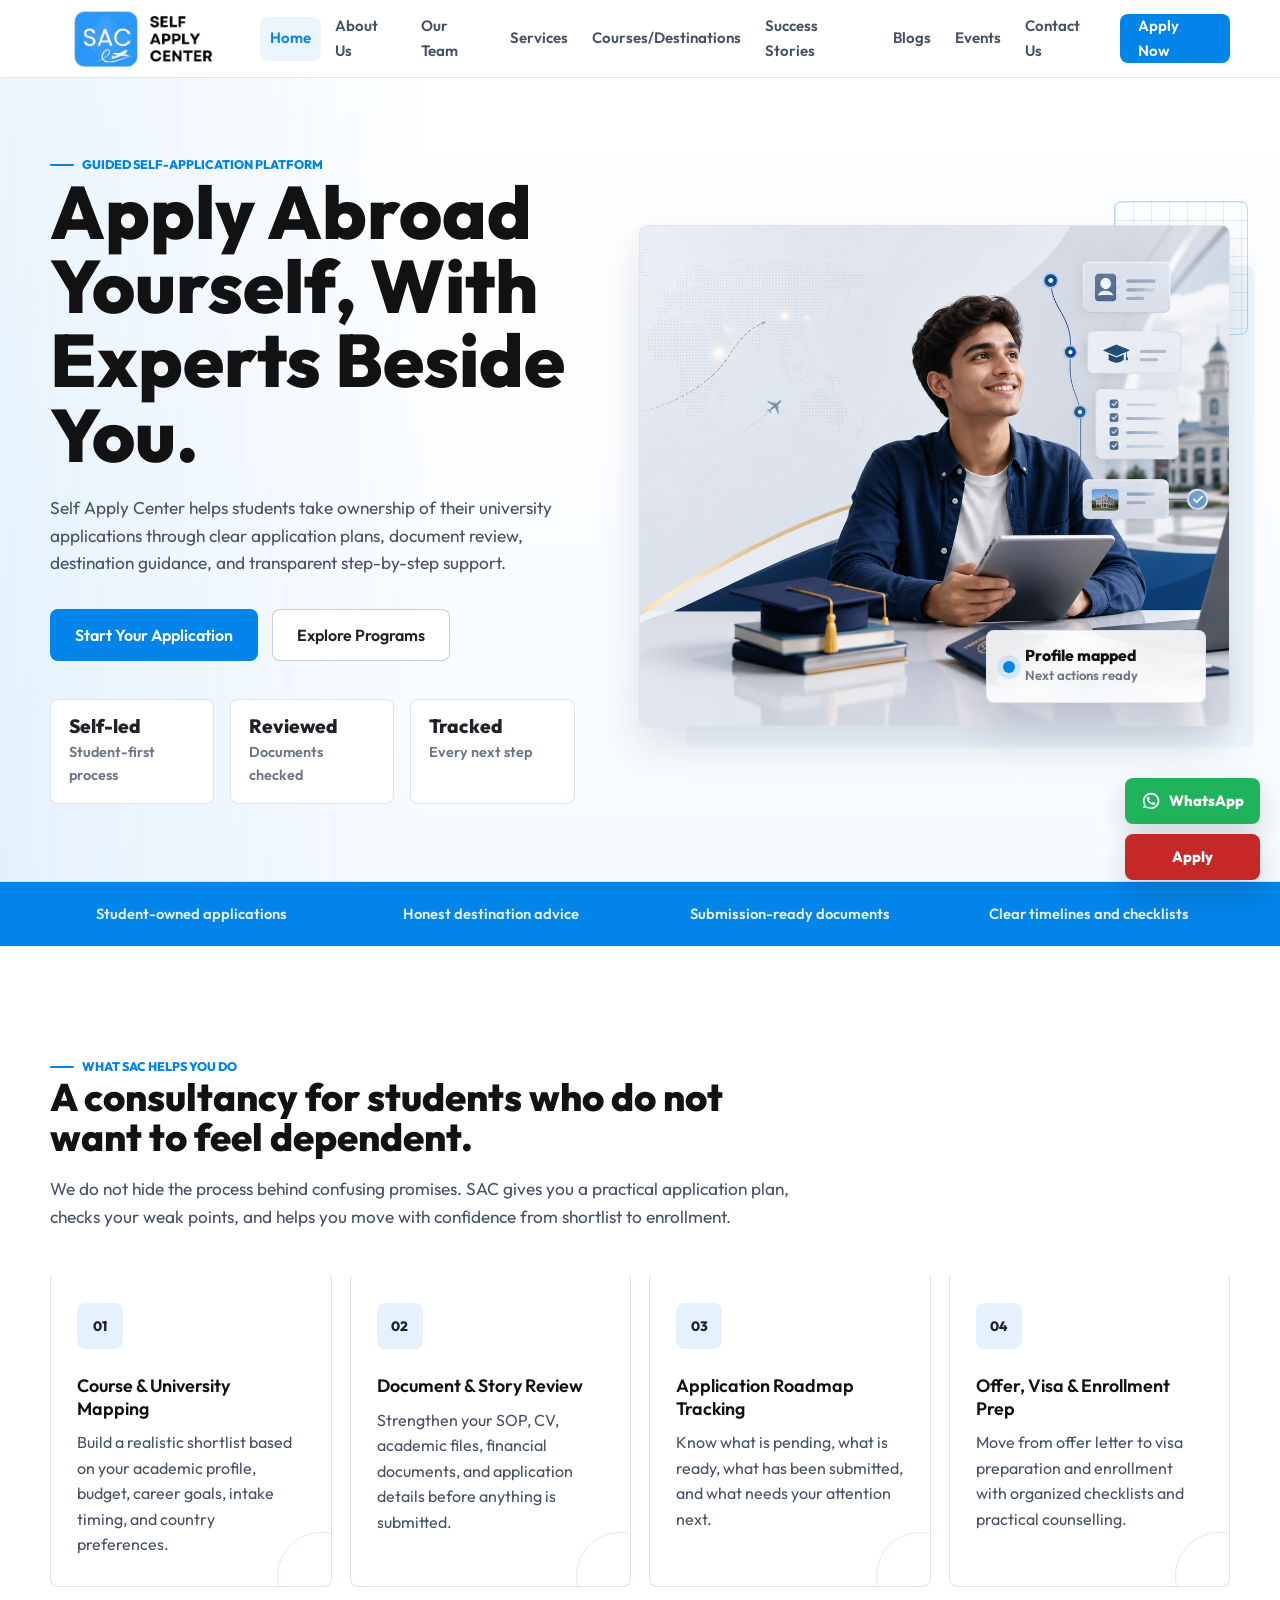
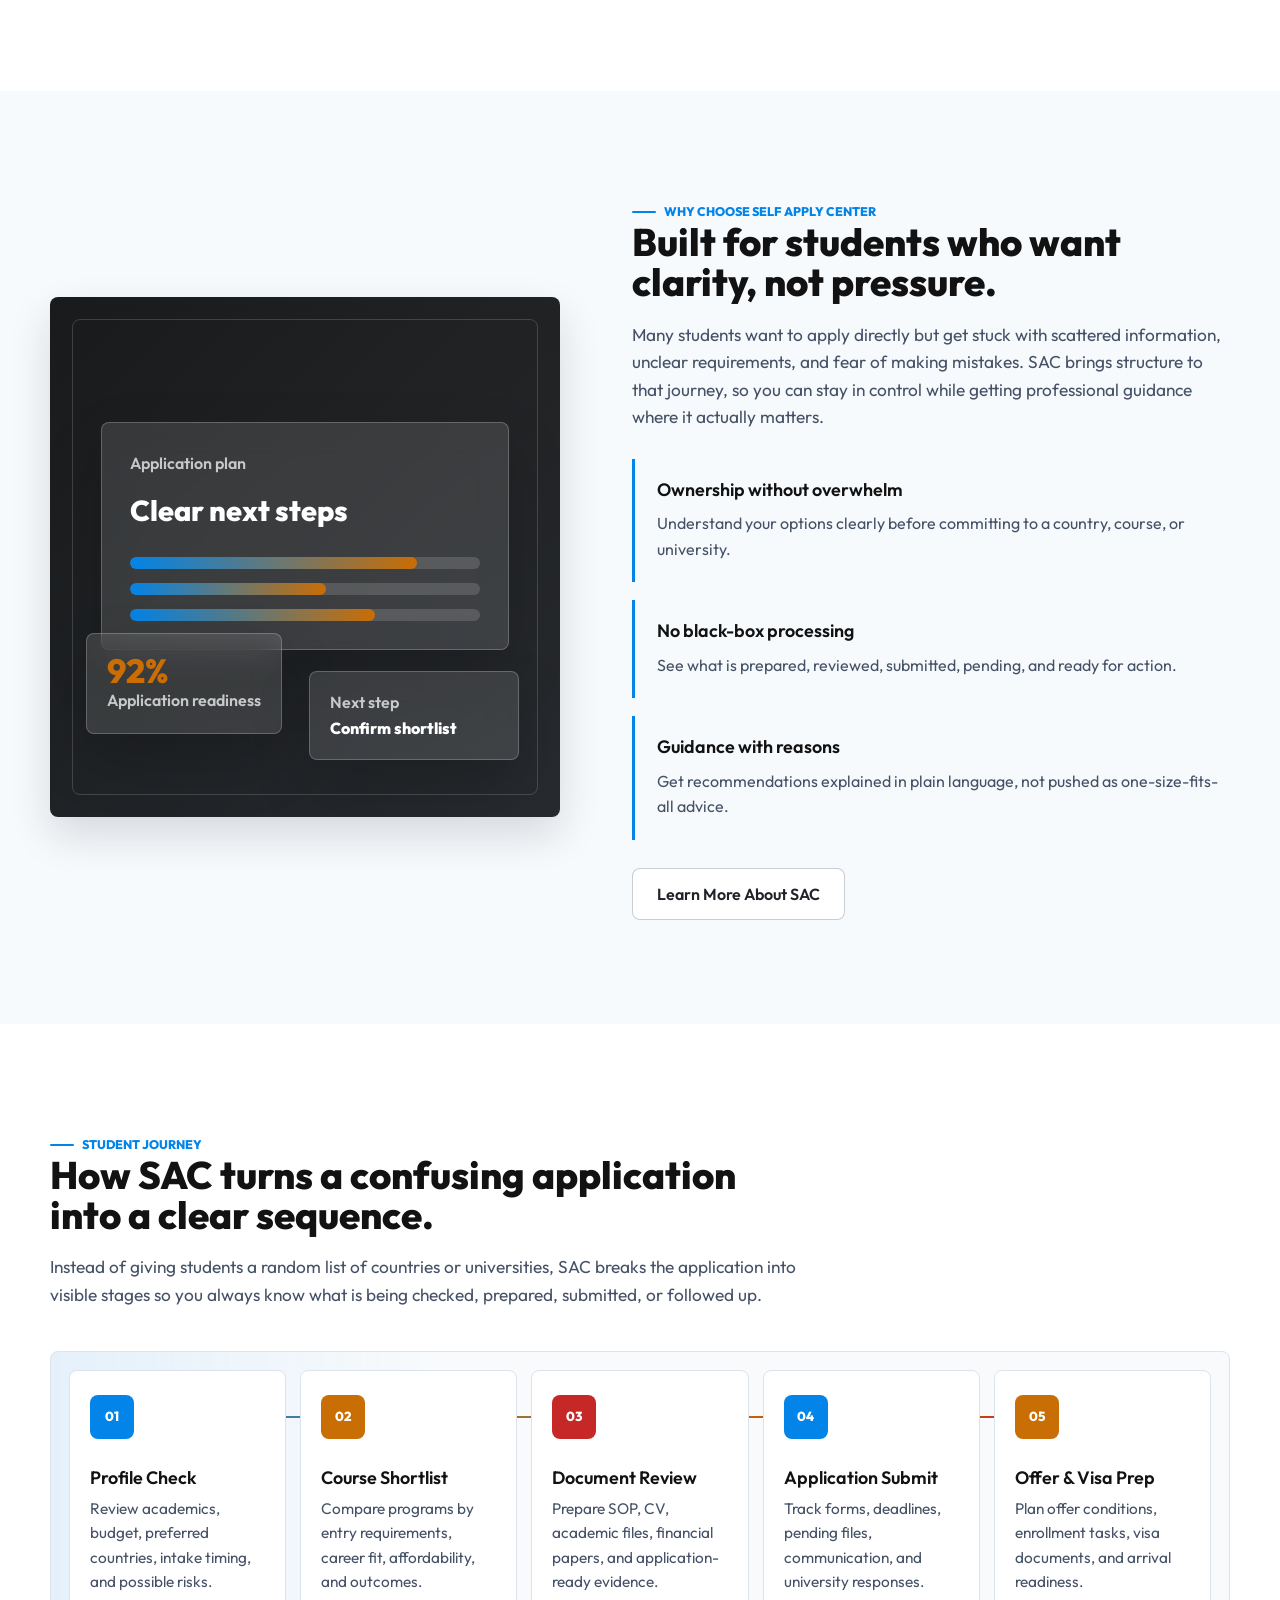
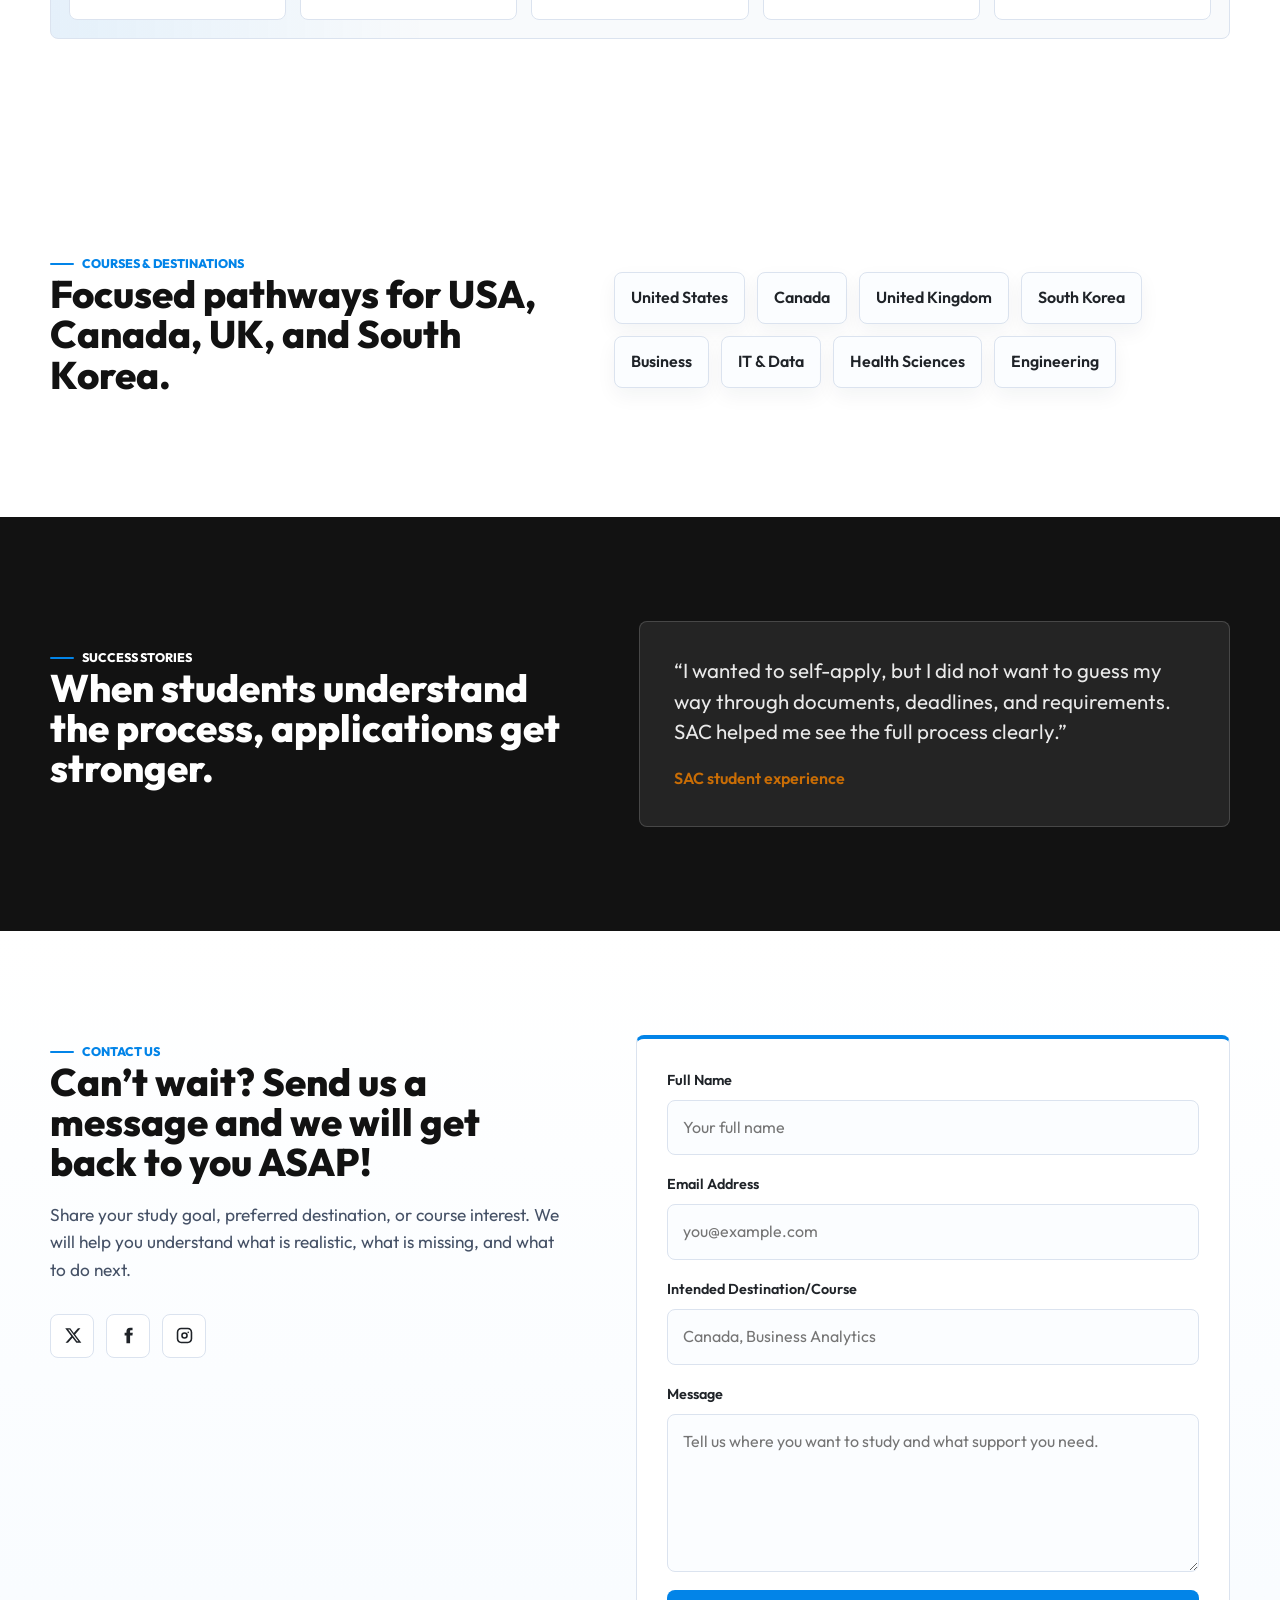
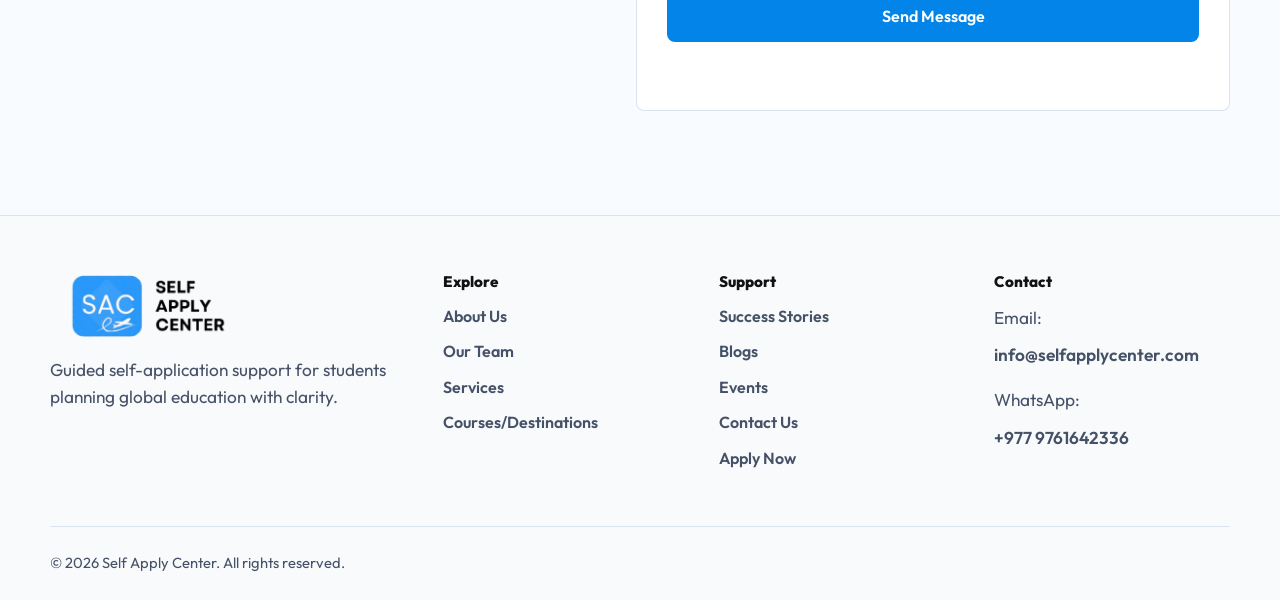
<file: self-apply-center-previous-website-only/index.html>
<!DOCTYPE html>
<html lang="en">
  <head>
    <meta charset="UTF-8" />
    <meta name="viewport" content="width=device-width, initial-scale=1.0" />
    <meta
      name="description"
      content="Self Apply Center helps students self-apply to international universities with transparent guidance, document review, and application tracking."
    />
    <title>Self Apply Center | Guided Self-Application for Global Study</title>
    <link rel="preconnect" href="https://fonts.googleapis.com" />
    <link rel="preconnect" href="https://fonts.gstatic.com" crossorigin />
    <link
      href="https://fonts.googleapis.com/css2?family=Outfit:wght@400;600;800&display=swap"
      rel="stylesheet"
    />
    <link rel="stylesheet" href="styles.css" />
  </head>
  <body>
    <header class="site-header" id="top">
      <nav class="nav-shell" aria-label="Main navigation">
        <a class="brand" href="#top" aria-label="Self Apply Center home">
          <img class="brand-logo" src="assets/sac-logo.png" alt="Self Apply Center logo" />
          <span class="brand-copy">
            <strong>Self Apply Center</strong><span>Apply with clarity</span>
          </span>
        </a>

        <button class="nav-toggle" type="button" aria-expanded="false" aria-controls="primary-nav">
          <span class="sr-only">Toggle navigation</span>
          <span></span>
          <span></span>
          <span></span>
        </button>

        <div class="nav-links" id="primary-nav">
          <a href="index.html">Home</a>
          <a href="about.html">About Us</a>
          <a href="our-team.html">Our Team</a>
          <a href="services.html">Services</a>
          <a href="destinations.html">Courses/Destinations</a>
          <a href="success-stories.html">Success Stories</a>
          <a href="blog.html">Blogs</a>
          <a href="events.html">Events</a>
          <a href="contact.html">Contact Us</a>
          <a class="nav-cta" href="https://sac.osom.global/1/student" target="_blank" rel="noopener">Apply Now</a>
        </div>
      </nav>
    </header>

    <main>
      <section class="hero section-band">
        <div class="section-inner hero-grid">
          <div class="hero-copy">
            <span class="eyebrow">Guided self-application platform</span>
            <h1>Apply Abroad Yourself, With Experts Beside You.</h1>
            <p>
              Self Apply Center helps students take ownership of their university applications
              through clear application plans, document review, destination guidance, and transparent
              step-by-step support.
            </p>
            <div class="hero-actions" aria-label="Primary actions">
              <a class="button button-primary" href="https://sac.osom.global/1/student" target="_blank" rel="noopener">Start Your Application</a>
              <a class="button button-outline" href="destinations.html">Explore Programs</a>
            </div>
            <dl class="hero-metrics" aria-label="Self Apply Center highlights">
              <div>
                <dt>Self-led</dt>
                <dd>Student-first process</dd>
              </div>
              <div>
                <dt>Reviewed</dt>
                <dd>Documents checked</dd>
              </div>
              <div>
                <dt>Tracked</dt>
                <dd>Every next step</dd>
              </div>
            </dl>
          </div>

          <div class="hero-media" aria-label="Digital university application illustration">
            <img
              src="assets/self-apply-center-hero.png"
              alt="Modern education technology visual with student application documents and global study elements"
            />
            <div class="status-panel" aria-hidden="true">
              <span class="status-dot"></span>
              <strong>Profile mapped</strong>
              <small>Next actions ready</small>
            </div>
          </div>
        </div>
      </section>

      <section class="trust-strip" aria-label="Platform benefits">
        <div class="section-inner trust-grid">
          <span>Student-owned applications</span>
          <span>Honest destination advice</span>
          <span>Submission-ready documents</span>
          <span>Clear timelines and checklists</span>
        </div>
      </section>

      <section class="services section-pad" id="services">
        <div class="section-inner">
          <div class="section-heading">
            <span class="eyebrow">What SAC helps you do</span>
            <h2>A consultancy for students who do not want to feel dependent.</h2>
            <p>
              We do not hide the process behind confusing promises. SAC gives you a practical
              application plan, checks your weak points, and helps you move with confidence from
              shortlist to enrollment.
            </p>
          </div>

          <div class="service-grid">
            <article class="service-card">
              <span class="card-icon" aria-hidden="true">01</span>
              <h3>Course &amp; University Mapping</h3>
              <p>
                Build a realistic shortlist based on your academic profile, budget, career goals,
                intake timing, and country preferences.
              </p>
            </article>
            <article class="service-card">
              <span class="card-icon" aria-hidden="true">02</span>
              <h3>Document &amp; Story Review</h3>
              <p>
                Strengthen your SOP, CV, academic files, financial documents, and application
                details before anything is submitted.
              </p>
            </article>
            <article class="service-card">
              <span class="card-icon" aria-hidden="true">03</span>
              <h3>Application Roadmap Tracking</h3>
              <p>
                Know what is pending, what is ready, what has been submitted, and what needs your
                attention next.
              </p>
            </article>
            <article class="service-card">
              <span class="card-icon" aria-hidden="true">04</span>
              <h3>Offer, Visa &amp; Enrollment Prep</h3>
              <p>
                Move from offer letter to visa preparation and enrollment with organized
                checklists and practical counselling.
              </p>
            </article>
          </div>
        </div>
      </section>

      <section class="why section-pad" id="about">
        <div class="section-inner why-grid">
          <div class="why-visual" aria-label="Self Apply Center student success dashboard">
            <div class="dashboard-card main-dash">
              <span>Application plan</span>
              <strong>Clear next steps</strong>
              <div class="progress-row"><span></span></div>
              <div class="progress-row short"><span></span></div>
              <div class="progress-row mid"><span></span></div>
            </div>
            <div class="dashboard-card float-dash">
              <strong>92%</strong>
              <span>Application readiness</span>
            </div>
            <div class="dashboard-card note-dash">
              <span>Next step</span>
              <strong>Confirm shortlist</strong>
            </div>
          </div>

          <div class="why-copy">
            <span class="eyebrow">Why choose Self Apply Center</span>
            <h2>Built for students who want clarity, not pressure.</h2>
            <p>
              Many students want to apply directly but get stuck with scattered information,
              unclear requirements, and fear of making mistakes. SAC brings structure to that
              journey, so you can stay in control while getting professional guidance where it
              actually matters.
            </p>
            <div class="value-list">
              <div>
                <h3>Ownership without overwhelm</h3>
                <p>Understand your options clearly before committing to a country, course, or university.</p>
              </div>
              <div>
                <h3>No black-box processing</h3>
                <p>See what is prepared, reviewed, submitted, pending, and ready for action.</p>
              </div>
              <div>
                <h3>Guidance with reasons</h3>
                <p>Get recommendations explained in plain language, not pushed as one-size-fits-all advice.</p>
              </div>
            </div>
            <a class="button button-outline inline-button" href="about.html">Learn More About SAC</a>
          </div>
        </div>
      </section>

      <section class="journey section-pad" id="journey">
        <div class="section-inner">
          <div class="section-heading">
            <span class="eyebrow">Student journey</span>
            <h2>How SAC turns a confusing application into a clear sequence.</h2>
            <p>
              Instead of giving students a random list of countries or universities, SAC breaks the
              application into visible stages so you always know what is being checked, prepared,
              submitted, or followed up.
            </p>
          </div>
          <div class="journey-board" aria-label="Self Apply Center application journey">
            <article class="journey-step">
              <span class="journey-number">01</span>
              <h3>Profile Check</h3>
              <p>Review academics, budget, preferred countries, intake timing, and possible risks.</p>
            </article>
            <article class="journey-step">
              <span class="journey-number">02</span>
              <h3>Course Shortlist</h3>
              <p>Compare programs by entry requirements, career fit, affordability, and outcomes.</p>
            </article>
            <article class="journey-step">
              <span class="journey-number">03</span>
              <h3>Document Review</h3>
              <p>Prepare SOP, CV, academic files, financial papers, and application-ready evidence.</p>
            </article>
            <article class="journey-step">
              <span class="journey-number">04</span>
              <h3>Application Submit</h3>
              <p>Track forms, deadlines, pending files, communication, and university responses.</p>
            </article>
            <article class="journey-step">
              <span class="journey-number">05</span>
              <h3>Offer &amp; Visa Prep</h3>
              <p>Plan offer conditions, enrollment tasks, visa documents, and arrival readiness.</p>
            </article>
          </div>
        </div>
      </section>

      <section class="destinations section-pad" id="destinations">
        <div class="section-inner destinations-grid">
          <div>
            <span class="eyebrow">Courses &amp; destinations</span>
            <h2>Focused pathways for USA, Canada, UK, and South Korea.</h2>
          </div>
          <div class="destination-list">
            <a href="destinations.html">United States</a>
            <a href="destinations.html">Canada</a>
            <a href="destinations.html">United Kingdom</a>
            <a href="destinations.html">South Korea</a>
            <a href="destinations.html">Business</a>
            <a href="destinations.html">IT &amp; Data</a>
            <a href="destinations.html">Health Sciences</a>
            <a href="destinations.html">Engineering</a>
          </div>
        </div>
      </section>

      <section class="success section-pad" id="success">
        <div class="section-inner success-grid">
          <div class="section-heading compact">
            <span class="eyebrow">Success stories</span>
            <h2>When students understand the process, applications get stronger.</h2>
          </div>
          <blockquote>
            <p>
              “I wanted to self-apply, but I did not want to guess my way through documents,
              deadlines, and requirements. SAC helped me see the full process clearly.”
            </p>
            <cite>SAC student experience</cite>
          </blockquote>
        </div>
      </section>

      <section class="contact section-pad" id="contact">
        <div class="section-inner contact-grid">
          <div class="contact-copy">
            <span class="eyebrow">Contact us</span>
            <h2>Can’t wait? Send us a message and we will get back to you ASAP!</h2>
            <p>
              Share your study goal, preferred destination, or course interest. We will help you
              understand what is realistic, what is missing, and what to do next.
            </p>
            <div class="social-links" aria-label="Social media links">
              <a href="#" aria-label="Twitter">
                <svg viewBox="0 0 24 24" aria-hidden="true"><path d="M18.9 2.8h3.1l-6.8 7.8 8 10.6h-6.3l-4.9-6.4-5.7 6.4h-3.1l7.3-8.4-7.7-10h6.4l4.4 5.9 5.3-5.9Zm-1.1 16.6h1.7l-11.2-14.9h-1.8l11.3 14.9Z"/></svg>
              </a>
              <a href="#" aria-label="Facebook">
                <svg viewBox="0 0 24 24" aria-hidden="true"><path d="M14 8.4v-1.7c0-.8.2-1.2 1.3-1.2h1.8v-3.2h-2.9c-3.5 0-4.8 1.7-4.8 4.7v1.4h-2.3v3.6h2.3v9.7h4.6v-9.7h3l.4-3.6h-3.4Z"/></svg>
              </a>
              <a href="#" aria-label="Instagram">
                <svg viewBox="0 0 24 24" aria-hidden="true"><path d="M7.8 2.2h8.4c3.1 0 5.6 2.5 5.6 5.6v8.4c0 3.1-2.5 5.6-5.6 5.6h-8.4c-3.1 0-5.6-2.5-5.6-5.6v-8.4c0-3.1 2.5-5.6 5.6-5.6Zm0 2c-2 0-3.6 1.6-3.6 3.6v8.4c0 2 1.6 3.6 3.6 3.6h8.4c2 0 3.6-1.6 3.6-3.6v-8.4c0-2-1.6-3.6-3.6-3.6h-8.4Zm4.2 3.6a4.2 4.2 0 1 1 0 8.4 4.2 4.2 0 0 1 0-8.4Zm0 2a2.2 2.2 0 1 0 0 4.4 2.2 2.2 0 0 0 0-4.4Zm4.7-2.8a1 1 0 1 1 0 2.1 1 1 0 0 1 0-2.1Z"/></svg>
              </a>
            </div>
          </div>

          <form class="contact-form" action="#" method="post" data-local-form>
            <label>
              <span>Full Name</span>
              <input type="text" name="name" placeholder="Your full name" autocomplete="name" />
            </label>
            <label>
              <span>Email Address</span>
              <input type="email" name="email" placeholder="you@example.com" autocomplete="email" />
            </label>
            <label>
              <span>Intended Destination/Course</span>
              <input type="text" name="destination" placeholder="Canada, Business Analytics" />
            </label>
            <label>
              <span>Message</span>
              <textarea name="message" rows="5" placeholder="Tell us where you want to study and what support you need."></textarea>
            </label>
            <button class="button button-primary form-button" type="submit">Send Message</button>
            <p class="form-status" data-form-message aria-live="polite"></p>
          </form>
        </div>
      </section>
    </main>

    <footer class="site-footer">
      <div class="section-inner footer-grid">
        <div>
          <a class="brand footer-brand" href="#top">
            <img class="brand-logo" src="assets/sac-logo.png" alt="Self Apply Center logo" />
            <span class="brand-copy">
              <strong>Self Apply Center</strong><span>Apply with clarity</span>
            </span>
            <span id='iasBadge' data-account-id='6872'></span><script async defer crossorigin="anonymous" src="https://www-cdn.icef.com/scripts/iasbadgeid.js"></script>
          </a>
          <p>Guided self-application support for students planning global education with clarity.</p>
        </div>
        <div>
          <h2>Explore</h2>
          <a href="about.html">About Us</a>
          <a href="our-team.html">Our Team</a>
          <a href="services.html">Services</a>
          <a href="destinations.html">Courses/Destinations</a>
        </div>
        <div>
          <h2>Support</h2>
          <a href="success-stories.html">Success Stories</a>
          <a href="blog.html">Blogs</a>
          <a href="events.html">Events</a>
          <a href="contact.html">Contact Us</a>
          <a href="https://sac.osom.global/1/student" target="_blank" rel="noopener">Apply Now</a>
        </div>
        <div>
          <h2>Contact</h2>
          <p>Email: <a href="mailto:info@selfapplycenter.com">info@selfapplycenter.com</a></p>
          <p>WhatsApp: <a href="https://wa.me/9779761642336" target="_blank" rel="noopener">+977 9761642336</a></p>
        </div>
      </div>
      <div class="section-inner footer-bottom">
        <p>&copy; 2026 Self Apply Center. All rights reserved.</p>
      </div>
    </footer>

    <div class="floating-actions" aria-label="Quick contact actions">
      <a class="floating-action floating-whatsapp" href="https://wa.me/9779761642336?text=Hello%20Self%20Apply%20Center%2C%20I%20want%20to%20ask%20about%20studying%20abroad." target="_blank" rel="noopener" aria-label="Chat with Self Apply Center on WhatsApp">
        <svg viewBox="0 0 24 24" aria-hidden="true"><path d="M12 2.1a9.7 9.7 0 0 0-8.4 14.6l-1.1 4.1 4.2-1.1A9.7 9.7 0 1 0 12 2.1Zm0 17.6a7.8 7.8 0 0 1-4-1.1l-.3-.2-2.5.7.7-2.4-.2-.3A7.8 7.8 0 1 1 12 19.7Zm4.4-5.8c-.2-.1-1.4-.7-1.6-.8s-.4-.1-.6.1c-.2.2-.6.8-.8.9-.1.2-.3.2-.5.1a6.4 6.4 0 0 1-3.2-2.8c-.2-.3 0-.4.1-.6l.4-.5c.1-.2.2-.3.3-.5.1-.2 0-.4 0-.5s-.6-1.4-.8-1.9c-.2-.5-.4-.4-.6-.4h-.5c-.2 0-.5.1-.7.3-.2.2-.9.9-.9 2.1s.9 2.5 1 2.7c.1.2 1.8 2.8 4.4 3.9.6.3 1.1.4 1.5.5.6.2 1.2.1 1.6.1.5-.1 1.4-.6 1.6-1.1.2-.6.2-1 .1-1.1-.1-.2-.3-.2-.5-.3Z"/></svg>
        <span>WhatsApp</span>
      </a>
      <a class="floating-action floating-apply" href="https://sac.osom.global/1/student" target="_blank" rel="noopener" aria-label="Start your SAC application">Apply</a>
    </div>

    <script src="script.js"></script>
  </body>
</html>
</file>
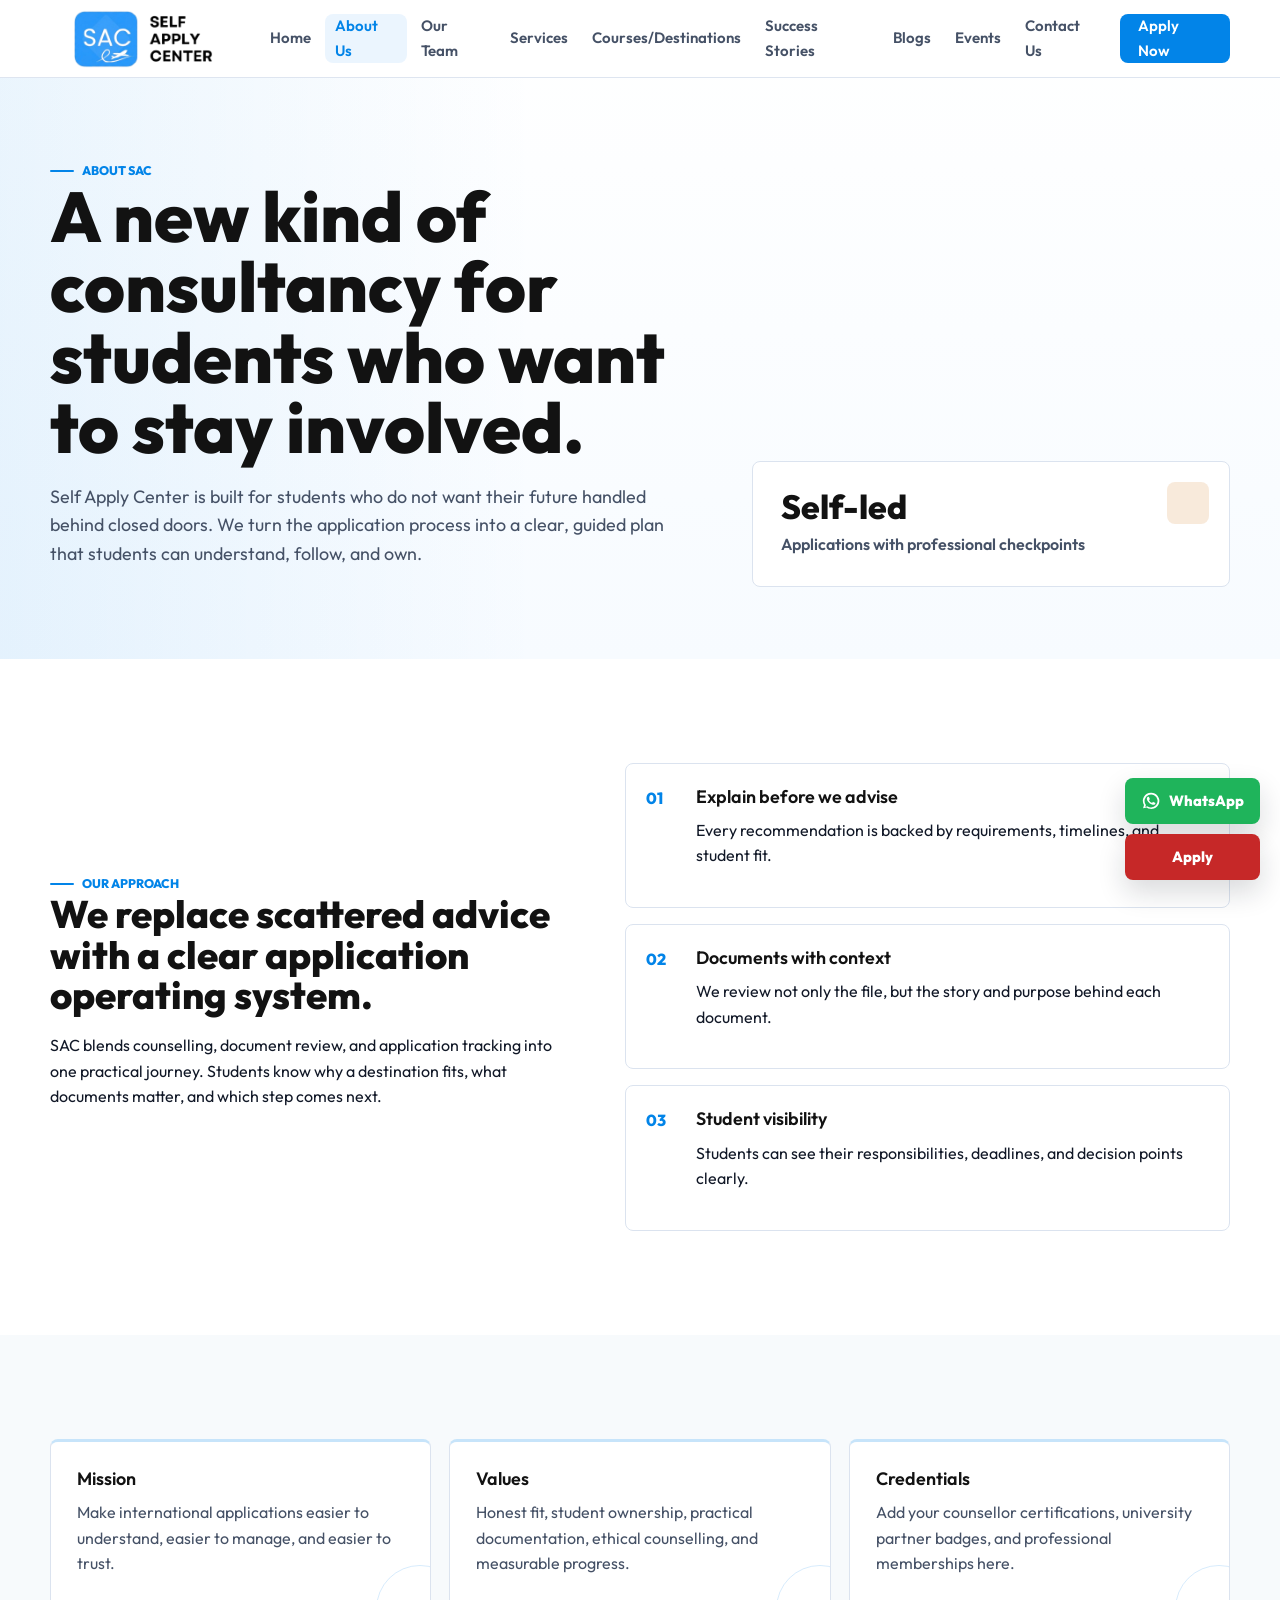
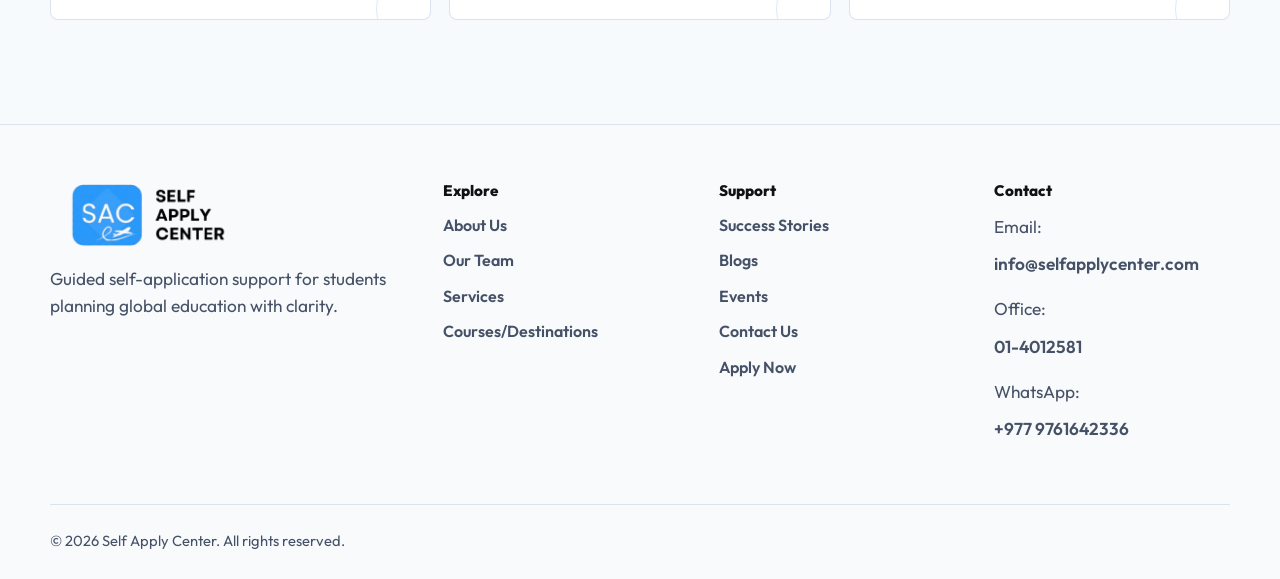
<file: self-apply-center-previous-website-only/about.html>
<!DOCTYPE html>
<html lang="en">
  <head>
    <meta charset="UTF-8" />
    <meta name="viewport" content="width=device-width, initial-scale=1.0" />
    <title>About Us | Self Apply Center</title>
    <link rel="preconnect" href="https://fonts.googleapis.com" />
    <link rel="preconnect" href="https://fonts.gstatic.com" crossorigin />
    <link href="https://fonts.googleapis.com/css2?family=Outfit:wght@400;600;800&display=swap" rel="stylesheet" />
    <link rel="stylesheet" href="styles.css" />
  </head>
  <body>
    <header class="site-header">
      <nav class="nav-shell" aria-label="Main navigation">
        <a class="brand" href="index.html" aria-label="Self Apply Center home">
          <img class="brand-logo" src="assets/sac-logo.png" alt="Self Apply Center logo" />
          <span class="brand-copy"><strong>Self Apply Center</strong><span>Apply with clarity</span></span>
        </a>
        <button class="nav-toggle" type="button" aria-expanded="false" aria-controls="primary-nav">
          <span class="sr-only">Toggle navigation</span><span></span><span></span><span></span>
        </button>
        <div class="nav-links" id="primary-nav">
          <a href="index.html">Home</a>
          <a href="about.html">About Us</a>
          <a href="our-team.html">Our Team</a>
          <a href="services.html">Services</a>
          <a href="destinations.html">Courses/Destinations</a>
          <a href="success-stories.html">Success Stories</a>
          <a href="blog.html">Blogs</a>
          <a href="events.html">Events</a>
          <a href="contact.html">Contact Us</a>
          <a class="nav-cta" href="https://sac.osom.global/1/student" target="_blank" rel="noopener">Apply Now</a>
        </div>
      </nav>
    </header>

    <main>
      <section class="page-hero">
        <div class="section-inner page-hero-grid">
          <div>
            <span class="eyebrow">About SAC</span>
            <h1>A new kind of consultancy for students who want to stay involved.</h1>
            <p>
              Self Apply Center is built for students who do not want their future handled behind
              closed doors. We turn the application process into a clear, guided plan that students
              can understand, follow, and own.
            </p>
          </div>
          <div class="page-card">
            <strong>Self-led</strong>
            <span>Applications with professional checkpoints</span>
          </div>
        </div>
      </section>

      <section class="section-pad">
        <div class="section-inner two-col">
          <div>
            <span class="eyebrow">Our approach</span>
            <h2>We replace scattered advice with a clear application operating system.</h2>
            <p>
              SAC blends counselling, document review, and application tracking into one practical
              journey. Students know why a destination fits, what documents matter, and which step
              comes next.
            </p>
          </div>
          <div class="process-list">
            <div class="process-item">
              <h3>Explain before we advise</h3>
              <p>Every recommendation is backed by requirements, timelines, and student fit.</p>
            </div>
            <div class="process-item">
              <h3>Documents with context</h3>
              <p>We review not only the file, but the story and purpose behind each document.</p>
            </div>
            <div class="process-item">
              <h3>Student visibility</h3>
              <p>Students can see their responsibilities, deadlines, and decision points clearly.</p>
            </div>
          </div>
        </div>
      </section>

      <section class="feature-band section-pad">
        <div class="section-inner content-grid">
          <article class="content-card">
            <h3>Mission</h3>
            <p>Make international applications easier to understand, easier to manage, and easier to trust.</p>
          </article>
          <article class="content-card">
            <h3>Values</h3>
            <p>Honest fit, student ownership, practical documentation, ethical counselling, and measurable progress.</p>
          </article>
          <article class="content-card">
            <h3>Credentials</h3>
            <p>Add your counsellor certifications, university partner badges, and professional memberships here.</p>
          </article>
        </div>
      </section>
    </main>

    <footer class="site-footer">
      <div class="section-inner footer-grid">
        <div>
          <a class="brand footer-brand" href="index.html">
            <img class="brand-logo" src="assets/sac-logo.png" alt="Self Apply Center logo" />
            <span class="brand-copy"><strong>Self Apply Center</strong><span>Apply with clarity</span></span>
          </a>
          <p>Guided self-application support for students planning global education with clarity.</p>
        </div>
        <div><h2>Explore</h2><a href="about.html">About Us</a><a href="our-team.html">Our Team</a><a href="services.html">Services</a><a href="destinations.html">Courses/Destinations</a></div>
        <div><h2>Support</h2><a href="success-stories.html">Success Stories</a><a href="blog.html">Blogs</a><a href="events.html">Events</a><a href="contact.html">Contact Us</a><a href="https://sac.osom.global/1/student" target="_blank" rel="noopener">Apply Now</a></div>
        <div><h2>Contact</h2><p>Email: <a href="mailto:info@selfapplycenter.com">info@selfapplycenter.com</a></p><p>Office: <a href="tel:+977014012581">01-4012581</a></p><p>WhatsApp: <a href="https://wa.me/9779761642336" target="_blank" rel="noopener">+977 9761642336</a></p></div>
      </div>
      <div class="section-inner footer-bottom"><p>&copy; 2026 Self Apply Center. All rights reserved.</p></div>
    </footer>
    <div class="floating-actions" aria-label="Quick contact actions">
      <a class="floating-action floating-whatsapp" href="https://wa.me/9779761642336?text=Hello%20Self%20Apply%20Center%2C%20I%20want%20to%20ask%20about%20studying%20abroad." target="_blank" rel="noopener" aria-label="Chat with Self Apply Center on WhatsApp">
        <svg viewBox="0 0 24 24" aria-hidden="true"><path d="M12 2.1a9.7 9.7 0 0 0-8.4 14.6l-1.1 4.1 4.2-1.1A9.7 9.7 0 1 0 12 2.1Zm0 17.6a7.8 7.8 0 0 1-4-1.1l-.3-.2-2.5.7.7-2.4-.2-.3A7.8 7.8 0 1 1 12 19.7Zm4.4-5.8c-.2-.1-1.4-.7-1.6-.8s-.4-.1-.6.1c-.2.2-.6.8-.8.9-.1.2-.3.2-.5.1a6.4 6.4 0 0 1-3.2-2.8c-.2-.3 0-.4.1-.6l.4-.5c.1-.2.2-.3.3-.5.1-.2 0-.4 0-.5s-.6-1.4-.8-1.9c-.2-.5-.4-.4-.6-.4h-.5c-.2 0-.5.1-.7.3-.2.2-.9.9-.9 2.1s.9 2.5 1 2.7c.1.2 1.8 2.8 4.4 3.9.6.3 1.1.4 1.5.5.6.2 1.2.1 1.6.1.5-.1 1.4-.6 1.6-1.1.2-.6.2-1 .1-1.1-.1-.2-.3-.2-.5-.3Z"/></svg>
        <span>WhatsApp</span>
      </a>
      <a class="floating-action floating-apply" href="https://sac.osom.global/1/student" target="_blank" rel="noopener" aria-label="Start your SAC application">Apply</a>
    </div>

    <script src="script.js"></script>
  </body>
</html>
</file>
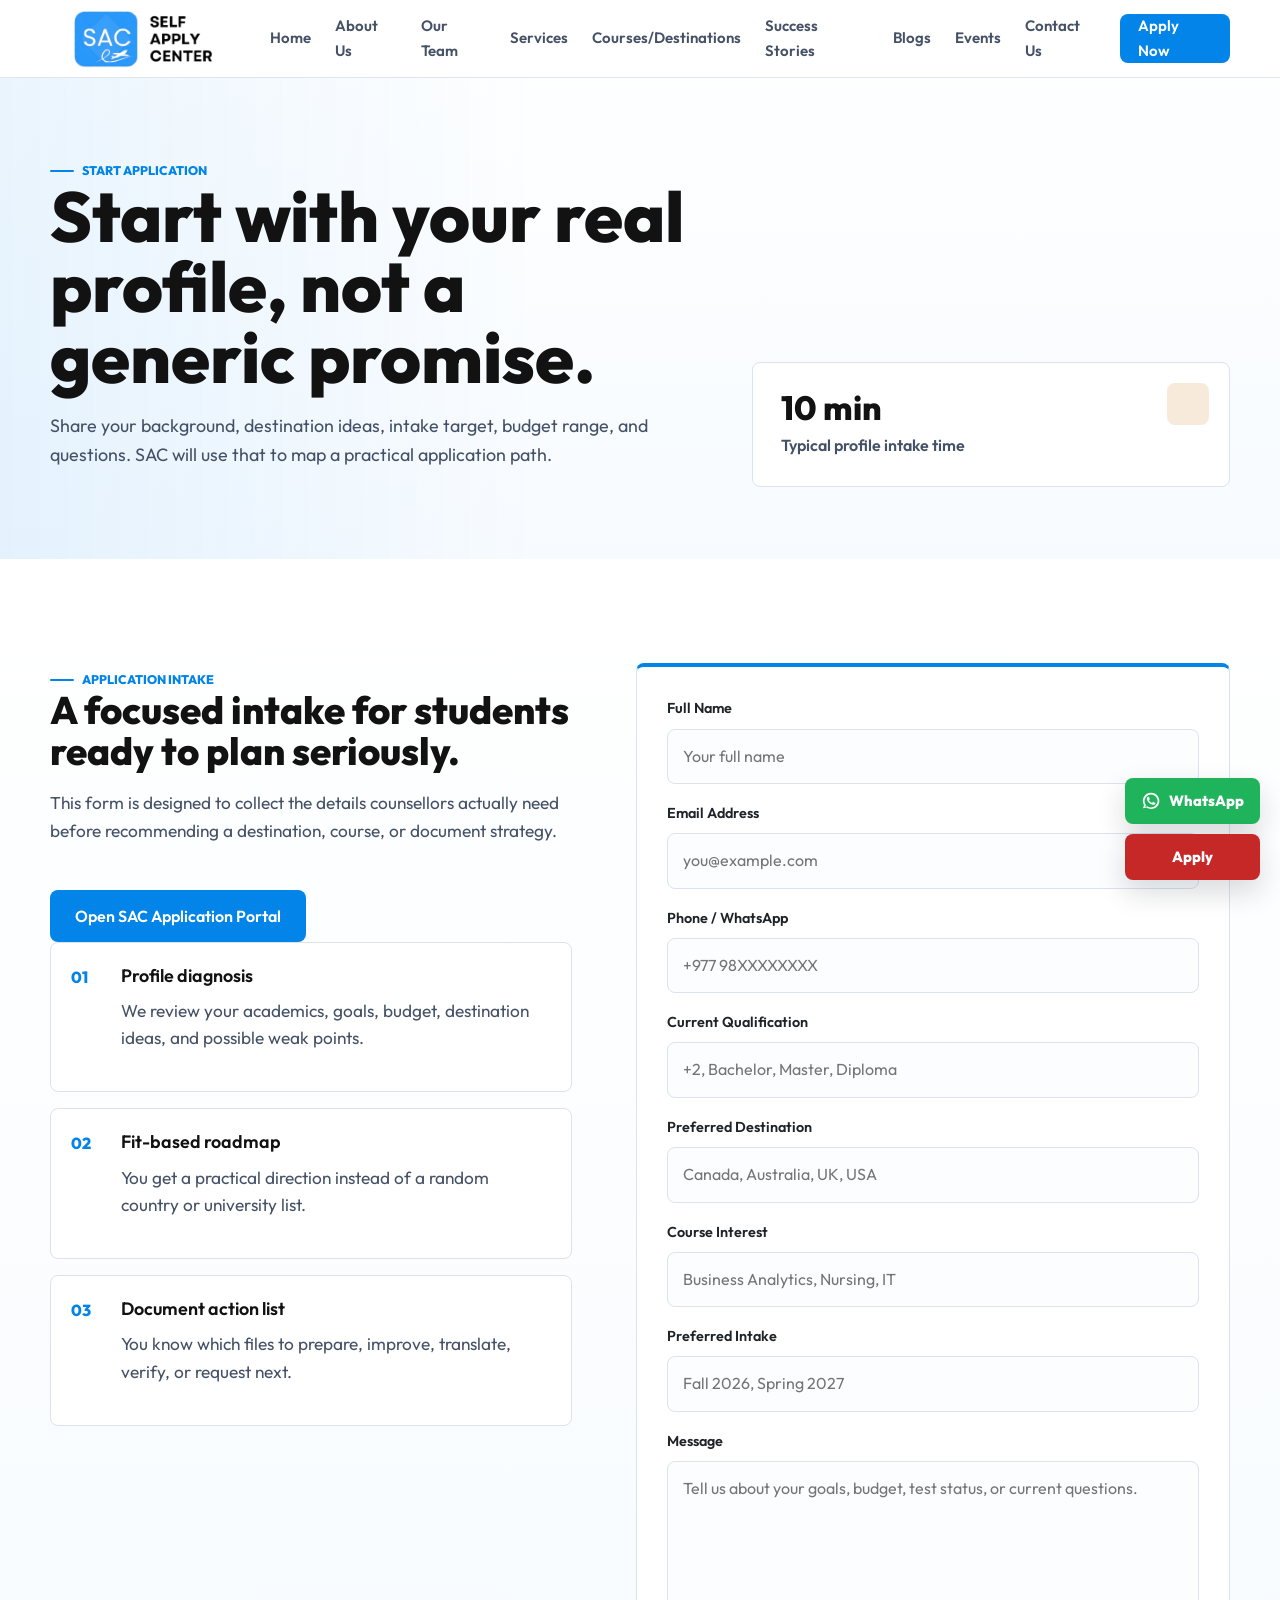
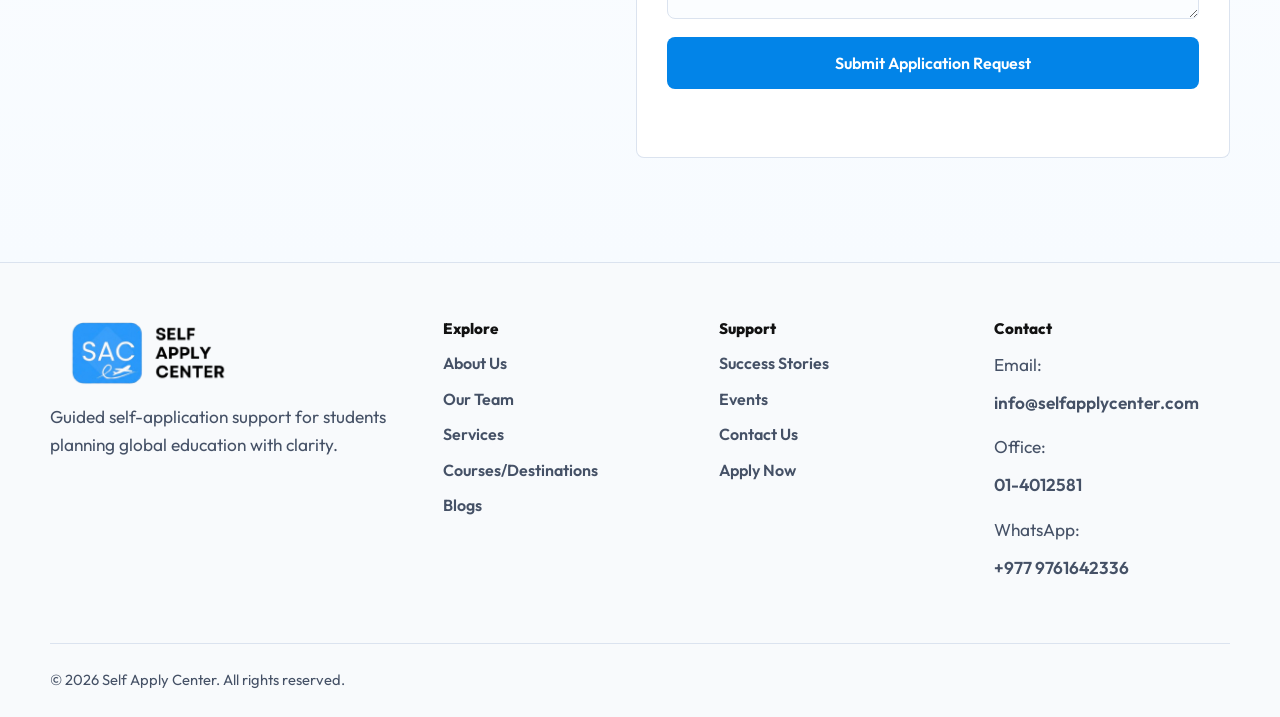
<file: self-apply-center-previous-website-only/application.html>
<!DOCTYPE html>
<html lang="en">
  <head>
    <meta charset="UTF-8" />
    <meta name="viewport" content="width=device-width, initial-scale=1.0" />
    <title>Start Application | Self Apply Center</title>
    <link rel="preconnect" href="https://fonts.googleapis.com" />
    <link rel="preconnect" href="https://fonts.gstatic.com" crossorigin />
    <link href="https://fonts.googleapis.com/css2?family=Outfit:wght@400;600;800&display=swap" rel="stylesheet" />
    <link rel="stylesheet" href="styles.css" />
  </head>
  <body>
    <header class="site-header">
      <nav class="nav-shell" aria-label="Main navigation">
        <a class="brand" href="index.html"><img class="brand-logo" src="assets/sac-logo.png" alt="Self Apply Center logo" /><span class="brand-copy"><strong>Self Apply Center</strong><span>Apply with clarity</span></span></a>
        <button class="nav-toggle" type="button" aria-expanded="false" aria-controls="primary-nav"><span class="sr-only">Toggle navigation</span><span></span><span></span><span></span></button>
        <div class="nav-links" id="primary-nav">
          <a href="index.html">Home</a><a href="about.html">About Us</a><a href="our-team.html">Our Team</a><a href="services.html">Services</a><a href="destinations.html">Courses/Destinations</a><a href="success-stories.html">Success Stories</a><a href="blog.html">Blogs</a><a href="events.html">Events</a><a href="contact.html">Contact Us</a><a class="nav-cta" href="https://sac.osom.global/1/student" target="_blank" rel="noopener">Apply Now</a>
        </div>
      </nav>
    </header>

    <main>
      <section class="page-hero">
        <div class="section-inner page-hero-grid">
          <div>
            <span class="eyebrow">Start application</span>
            <h1>Start with your real profile, not a generic promise.</h1>
            <p>Share your background, destination ideas, intake target, budget range, and questions. SAC will use that to map a practical application path.</p>
          </div>
          <div class="page-card"><strong>10 min</strong><span>Typical profile intake time</span></div>
        </div>
      </section>

      <section class="contact section-pad">
        <div class="section-inner contact-grid">
          <div class="contact-copy">
            <span class="eyebrow">Application intake</span>
            <h2>A focused intake for students ready to plan seriously.</h2>
            <p>This form is designed to collect the details counsellors actually need before recommending a destination, course, or document strategy.</p>
            <a class="button button-primary inline-button" href="https://sac.osom.global/1/student" target="_blank" rel="noopener">Open SAC Application Portal</a>
            <div class="process-list">
              <div class="process-item"><h3>Profile diagnosis</h3><p>We review your academics, goals, budget, destination ideas, and possible weak points.</p></div>
              <div class="process-item"><h3>Fit-based roadmap</h3><p>You get a practical direction instead of a random country or university list.</p></div>
              <div class="process-item"><h3>Document action list</h3><p>You know which files to prepare, improve, translate, verify, or request next.</p></div>
            </div>
          </div>

          <form class="contact-form" action="#" method="post" data-local-form>
            <label><span>Full Name</span><input type="text" name="name" placeholder="Your full name" required autocomplete="name" /></label>
            <label><span>Email Address</span><input type="email" name="email" placeholder="you@example.com" required autocomplete="email" /></label>
            <label><span>Phone / WhatsApp</span><input type="tel" name="phone" placeholder="+977 98XXXXXXXX" autocomplete="tel" /></label>
            <label><span>Current Qualification</span><input type="text" name="qualification" placeholder="+2, Bachelor, Master, Diploma" /></label>
            <label><span>Preferred Destination</span><input type="text" name="destination" placeholder="Canada, Australia, UK, USA" /></label>
            <label><span>Course Interest</span><input type="text" name="course" placeholder="Business Analytics, Nursing, IT" /></label>
            <label><span>Preferred Intake</span><input type="text" name="intake" placeholder="Fall 2026, Spring 2027" /></label>
            <label><span>Message</span><textarea name="message" rows="5" placeholder="Tell us about your goals, budget, test status, or current questions."></textarea></label>
            <button class="button button-primary form-button" type="submit">Submit Application Request</button>
            <p class="form-status" data-form-message aria-live="polite"></p>
          </form>
        </div>
      </section>
    </main>

    <footer class="site-footer">
      <div class="section-inner footer-grid">
        <div><a class="brand footer-brand" href="index.html"><img class="brand-logo" src="assets/sac-logo.png" alt="Self Apply Center logo" /><span class="brand-copy"><strong>Self Apply Center</strong><span>Apply with clarity</span></span></a><p>Guided self-application support for students planning global education with clarity.</p></div>
        <div><h2>Explore</h2><a href="about.html">About Us</a><a href="our-team.html">Our Team</a><a href="services.html">Services</a><a href="destinations.html">Courses/Destinations</a><a href="blog.html">Blogs</a></div>
        <div><h2>Support</h2><a href="success-stories.html">Success Stories</a><a href="events.html">Events</a><a href="contact.html">Contact Us</a><a href="https://sac.osom.global/1/student" target="_blank" rel="noopener">Apply Now</a></div>
        <div><h2>Contact</h2><p>Email: <a href="mailto:info@selfapplycenter.com">info@selfapplycenter.com</a></p><p>Office: <a href="tel:+977014012581">01-4012581</a></p><p>WhatsApp: <a href="https://wa.me/9779761642336" target="_blank" rel="noopener">+977 9761642336</a></p></div>
      </div>
      <div class="section-inner footer-bottom"><p>&copy; 2026 Self Apply Center. All rights reserved.</p></div>
    </footer>
    <div class="floating-actions" aria-label="Quick contact actions">
      <a class="floating-action floating-whatsapp" href="https://wa.me/9779761642336?text=Hello%20Self%20Apply%20Center%2C%20I%20want%20to%20ask%20about%20studying%20abroad." target="_blank" rel="noopener" aria-label="Chat with Self Apply Center on WhatsApp">
        <svg viewBox="0 0 24 24" aria-hidden="true"><path d="M12 2.1a9.7 9.7 0 0 0-8.4 14.6l-1.1 4.1 4.2-1.1A9.7 9.7 0 1 0 12 2.1Zm0 17.6a7.8 7.8 0 0 1-4-1.1l-.3-.2-2.5.7.7-2.4-.2-.3A7.8 7.8 0 1 1 12 19.7Zm4.4-5.8c-.2-.1-1.4-.7-1.6-.8s-.4-.1-.6.1c-.2.2-.6.8-.8.9-.1.2-.3.2-.5.1a6.4 6.4 0 0 1-3.2-2.8c-.2-.3 0-.4.1-.6l.4-.5c.1-.2.2-.3.3-.5.1-.2 0-.4 0-.5s-.6-1.4-.8-1.9c-.2-.5-.4-.4-.6-.4h-.5c-.2 0-.5.1-.7.3-.2.2-.9.9-.9 2.1s.9 2.5 1 2.7c.1.2 1.8 2.8 4.4 3.9.6.3 1.1.4 1.5.5.6.2 1.2.1 1.6.1.5-.1 1.4-.6 1.6-1.1.2-.6.2-1 .1-1.1-.1-.2-.3-.2-.5-.3Z"/></svg>
        <span>WhatsApp</span>
      </a>
      <a class="floating-action floating-apply" href="https://sac.osom.global/1/student" target="_blank" rel="noopener" aria-label="Start your SAC application">Apply</a>
    </div>

    <script src="script.js"></script>
  </body>
</html>
</file>
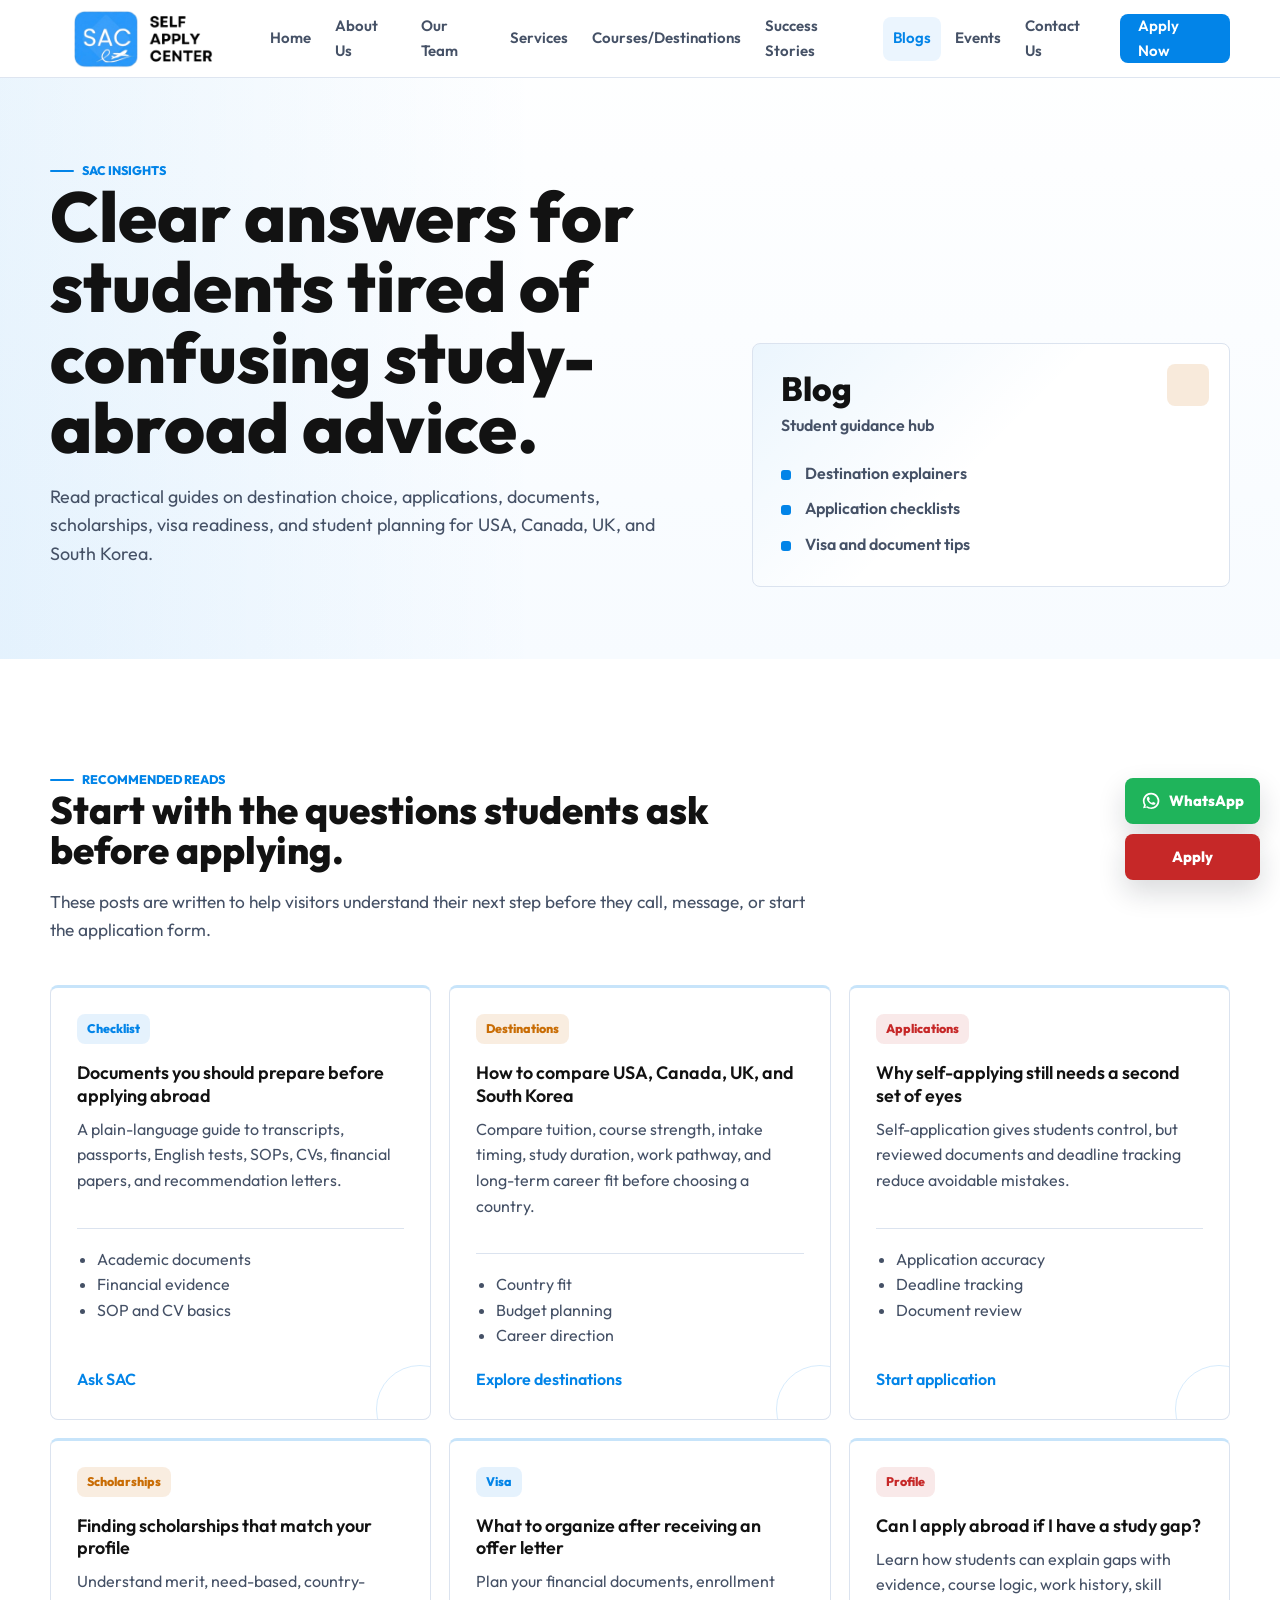
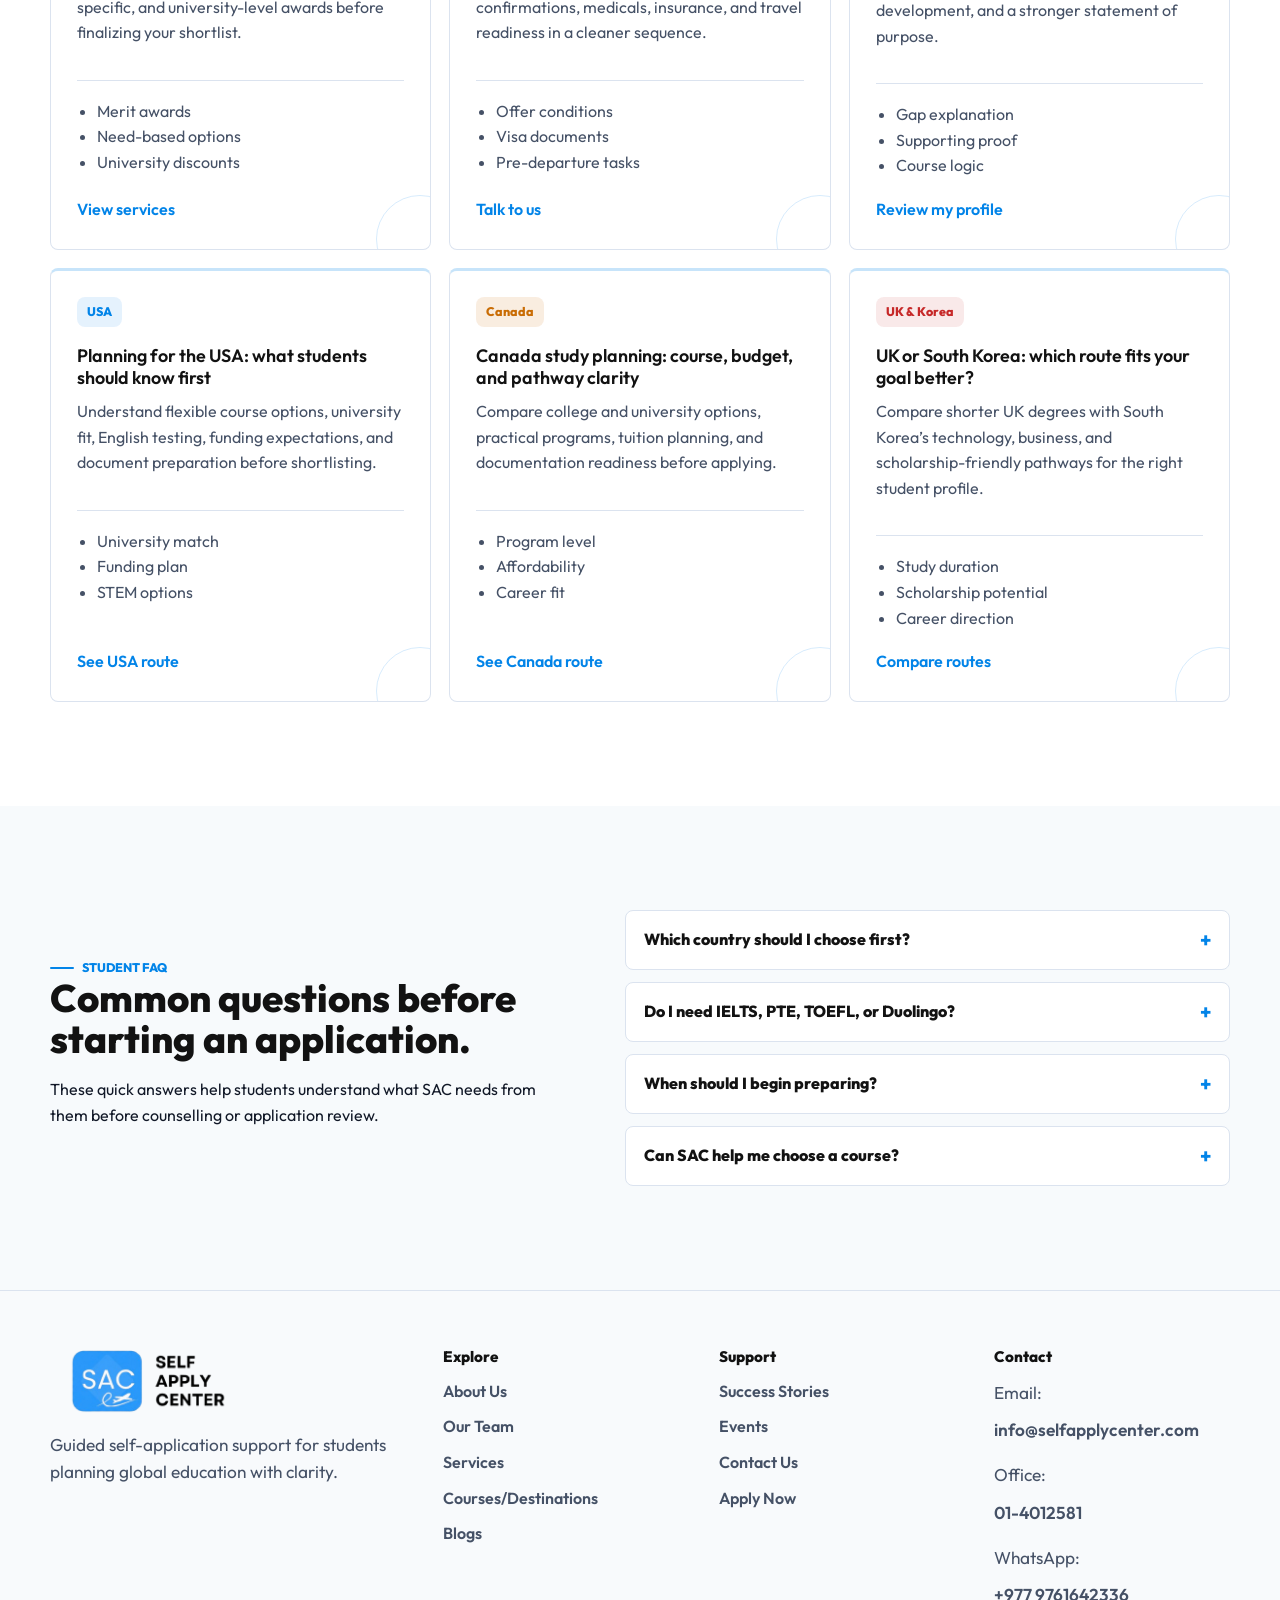
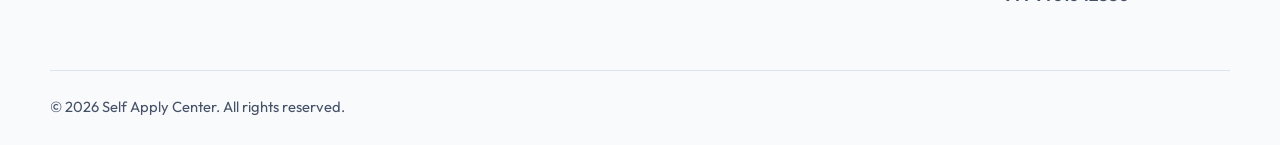
<file: self-apply-center-previous-website-only/blog.html>
<!DOCTYPE html>
<html lang="en">
  <head>
    <meta charset="UTF-8" />
    <meta name="viewport" content="width=device-width, initial-scale=1.0" />
    <title>Blogs | Self Apply Center</title>
    <link rel="preconnect" href="https://fonts.googleapis.com" />
    <link rel="preconnect" href="https://fonts.gstatic.com" crossorigin />
    <link href="https://fonts.googleapis.com/css2?family=Outfit:wght@400;600;800&display=swap" rel="stylesheet" />
    <link rel="stylesheet" href="styles.css" />
  </head>
  <body>
    <header class="site-header">
      <nav class="nav-shell" aria-label="Main navigation">
        <a class="brand" href="index.html"><img class="brand-logo" src="assets/sac-logo.png" alt="Self Apply Center logo" /><span class="brand-copy"><strong>Self Apply Center</strong><span>Apply with clarity</span></span></a>
        <button class="nav-toggle" type="button" aria-expanded="false" aria-controls="primary-nav"><span class="sr-only">Toggle navigation</span><span></span><span></span><span></span></button>
        <div class="nav-links" id="primary-nav">
          <a href="index.html">Home</a><a href="about.html">About Us</a><a href="our-team.html">Our Team</a><a href="services.html">Services</a><a href="destinations.html">Courses/Destinations</a><a href="success-stories.html">Success Stories</a><a href="blog.html">Blogs</a><a href="events.html">Events</a><a href="contact.html">Contact Us</a><a class="nav-cta" href="https://sac.osom.global/1/student" target="_blank" rel="noopener">Apply Now</a>
        </div>
      </nav>
    </header>

    <main>
      <section class="page-hero">
        <div class="section-inner page-hero-grid">
          <div>
            <span class="eyebrow">SAC insights</span>
            <h1>Clear answers for students tired of confusing study-abroad advice.</h1>
            <p>Read practical guides on destination choice, applications, documents, scholarships, visa readiness, and student planning for USA, Canada, UK, and South Korea.</p>
          </div>
          <div class="page-card destination-hero-card">
            <strong>Blog</strong>
            <span>Student guidance hub</span>
            <ul class="hero-checks">
              <li>Destination explainers</li>
              <li>Application checklists</li>
              <li>Visa and document tips</li>
            </ul>
          </div>
        </div>
      </section>

      <section class="section-pad">
        <div class="section-inner">
          <div class="section-heading">
            <span class="eyebrow">Recommended reads</span>
            <h2>Start with the questions students ask before applying.</h2>
            <p>These posts are written to help visitors understand their next step before they call, message, or start the application form.</p>
          </div>
          <div class="content-grid blog-grid">
            <article class="content-card blog-card">
              <span class="blog-tag">Checklist</span>
              <h3>Documents you should prepare before applying abroad</h3>
              <p>A plain-language guide to transcripts, passports, English tests, SOPs, CVs, financial papers, and recommendation letters.</p>
              <ul>
                <li>Academic documents</li>
                <li>Financial evidence</li>
                <li>SOP and CV basics</li>
              </ul>
              <a class="text-link" href="contact.html">Ask SAC</a>
            </article>
            <article class="content-card blog-card">
              <span class="blog-tag">Destinations</span>
              <h3>How to compare USA, Canada, UK, and South Korea</h3>
              <p>Compare tuition, course strength, intake timing, study duration, work pathway, and long-term career fit before choosing a country.</p>
              <ul>
                <li>Country fit</li>
                <li>Budget planning</li>
                <li>Career direction</li>
              </ul>
              <a class="text-link" href="destinations.html">Explore destinations</a>
            </article>
            <article class="content-card blog-card">
              <span class="blog-tag">Applications</span>
              <h3>Why self-applying still needs a second set of eyes</h3>
              <p>Self-application gives students control, but reviewed documents and deadline tracking reduce avoidable mistakes.</p>
              <ul>
                <li>Application accuracy</li>
                <li>Deadline tracking</li>
                <li>Document review</li>
              </ul>
              <a class="text-link" href="https://sac.osom.global/1/student" target="_blank" rel="noopener">Start application</a>
            </article>
            <article class="content-card blog-card">
              <span class="blog-tag">Scholarships</span>
              <h3>Finding scholarships that match your profile</h3>
              <p>Understand merit, need-based, country-specific, and university-level awards before finalizing your shortlist.</p>
              <ul>
                <li>Merit awards</li>
                <li>Need-based options</li>
                <li>University discounts</li>
              </ul>
              <a class="text-link" href="services.html">View services</a>
            </article>
            <article class="content-card blog-card">
              <span class="blog-tag">Visa</span>
              <h3>What to organize after receiving an offer letter</h3>
              <p>Plan your financial documents, enrollment confirmations, medicals, insurance, and travel readiness in a cleaner sequence.</p>
              <ul>
                <li>Offer conditions</li>
                <li>Visa documents</li>
                <li>Pre-departure tasks</li>
              </ul>
              <a class="text-link" href="contact.html">Talk to us</a>
            </article>
            <article class="content-card blog-card">
              <span class="blog-tag">Profile</span>
              <h3>Can I apply abroad if I have a study gap?</h3>
              <p>Learn how students can explain gaps with evidence, course logic, work history, skill development, and a stronger statement of purpose.</p>
              <ul>
                <li>Gap explanation</li>
                <li>Supporting proof</li>
                <li>Course logic</li>
              </ul>
              <a class="text-link" href="contact.html">Review my profile</a>
            </article>
            <article class="content-card blog-card">
              <span class="blog-tag">USA</span>
              <h3>Planning for the USA: what students should know first</h3>
              <p>Understand flexible course options, university fit, English testing, funding expectations, and document preparation before shortlisting.</p>
              <ul>
                <li>University match</li>
                <li>Funding plan</li>
                <li>STEM options</li>
              </ul>
              <a class="text-link" href="destinations.html">See USA route</a>
            </article>
            <article class="content-card blog-card">
              <span class="blog-tag">Canada</span>
              <h3>Canada study planning: course, budget, and pathway clarity</h3>
              <p>Compare college and university options, practical programs, tuition planning, and documentation readiness before applying.</p>
              <ul>
                <li>Program level</li>
                <li>Affordability</li>
                <li>Career fit</li>
              </ul>
              <a class="text-link" href="destinations.html">See Canada route</a>
            </article>
            <article class="content-card blog-card">
              <span class="blog-tag">UK &amp; Korea</span>
              <h3>UK or South Korea: which route fits your goal better?</h3>
              <p>Compare shorter UK degrees with South Korea’s technology, business, and scholarship-friendly pathways for the right student profile.</p>
              <ul>
                <li>Study duration</li>
                <li>Scholarship potential</li>
                <li>Career direction</li>
              </ul>
              <a class="text-link" href="destinations.html">Compare routes</a>
            </article>
          </div>
        </div>
      </section>

      <section class="feature-band section-pad">
        <div class="section-inner two-col">
          <div>
            <span class="eyebrow">Student FAQ</span>
            <h2>Common questions before starting an application.</h2>
            <p>These quick answers help students understand what SAC needs from them before counselling or application review.</p>
          </div>
          <div class="faq-list">
            <details>
              <summary>Which country should I choose first?</summary>
              <p>Start with your course goal, budget, academic history, and career plan. Then compare USA, Canada, UK, and South Korea against those facts.</p>
            </details>
            <details>
              <summary>Do I need IELTS, PTE, TOEFL, or Duolingo?</summary>
              <p>It depends on the country, university, program level, and your academic background. SAC can help identify which test route makes sense for your shortlist.</p>
            </details>
            <details>
              <summary>When should I begin preparing?</summary>
              <p>Ideally, start 6 to 12 months before your target intake so you have enough time for documents, testing, course selection, and visa preparation.</p>
            </details>
            <details>
              <summary>Can SAC help me choose a course?</summary>
              <p>Yes. SAC can help connect your previous study, interests, budget, and future role to practical course options.</p>
            </details>
          </div>
        </div>
      </section>
    </main>

    <footer class="site-footer">
      <div class="section-inner footer-grid">
        <div><a class="brand footer-brand" href="index.html"><img class="brand-logo" src="assets/sac-logo.png" alt="Self Apply Center logo" /><span class="brand-copy"><strong>Self Apply Center</strong><span>Apply with clarity</span></span></a><p>Guided self-application support for students planning global education with clarity.</p></div>
        <div><h2>Explore</h2><a href="about.html">About Us</a><a href="our-team.html">Our Team</a><a href="services.html">Services</a><a href="destinations.html">Courses/Destinations</a><a href="blog.html">Blogs</a></div>
        <div><h2>Support</h2><a href="success-stories.html">Success Stories</a><a href="events.html">Events</a><a href="contact.html">Contact Us</a><a href="https://sac.osom.global/1/student" target="_blank" rel="noopener">Apply Now</a></div>
        <div><h2>Contact</h2><p>Email: <a href="mailto:info@selfapplycenter.com">info@selfapplycenter.com</a></p><p>Office: <a href="tel:+977014012581">01-4012581</a></p><p>WhatsApp: <a href="https://wa.me/9779761642336" target="_blank" rel="noopener">+977 9761642336</a></p></div>
      </div>
      <div class="section-inner footer-bottom"><p>&copy; 2026 Self Apply Center. All rights reserved.</p></div>
    </footer>
    <div class="floating-actions" aria-label="Quick contact actions">
      <a class="floating-action floating-whatsapp" href="https://wa.me/9779761642336?text=Hello%20Self%20Apply%20Center%2C%20I%20want%20to%20ask%20about%20studying%20abroad." target="_blank" rel="noopener" aria-label="Chat with Self Apply Center on WhatsApp">
        <svg viewBox="0 0 24 24" aria-hidden="true"><path d="M12 2.1a9.7 9.7 0 0 0-8.4 14.6l-1.1 4.1 4.2-1.1A9.7 9.7 0 1 0 12 2.1Zm0 17.6a7.8 7.8 0 0 1-4-1.1l-.3-.2-2.5.7.7-2.4-.2-.3A7.8 7.8 0 1 1 12 19.7Zm4.4-5.8c-.2-.1-1.4-.7-1.6-.8s-.4-.1-.6.1c-.2.2-.6.8-.8.9-.1.2-.3.2-.5.1a6.4 6.4 0 0 1-3.2-2.8c-.2-.3 0-.4.1-.6l.4-.5c.1-.2.2-.3.3-.5.1-.2 0-.4 0-.5s-.6-1.4-.8-1.9c-.2-.5-.4-.4-.6-.4h-.5c-.2 0-.5.1-.7.3-.2.2-.9.9-.9 2.1s.9 2.5 1 2.7c.1.2 1.8 2.8 4.4 3.9.6.3 1.1.4 1.5.5.6.2 1.2.1 1.6.1.5-.1 1.4-.6 1.6-1.1.2-.6.2-1 .1-1.1-.1-.2-.3-.2-.5-.3Z"/></svg>
        <span>WhatsApp</span>
      </a>
      <a class="floating-action floating-apply" href="https://sac.osom.global/1/student" target="_blank" rel="noopener" aria-label="Start your SAC application">Apply</a>
    </div>

    <script src="script.js"></script>
  </body>
</html>
</file>
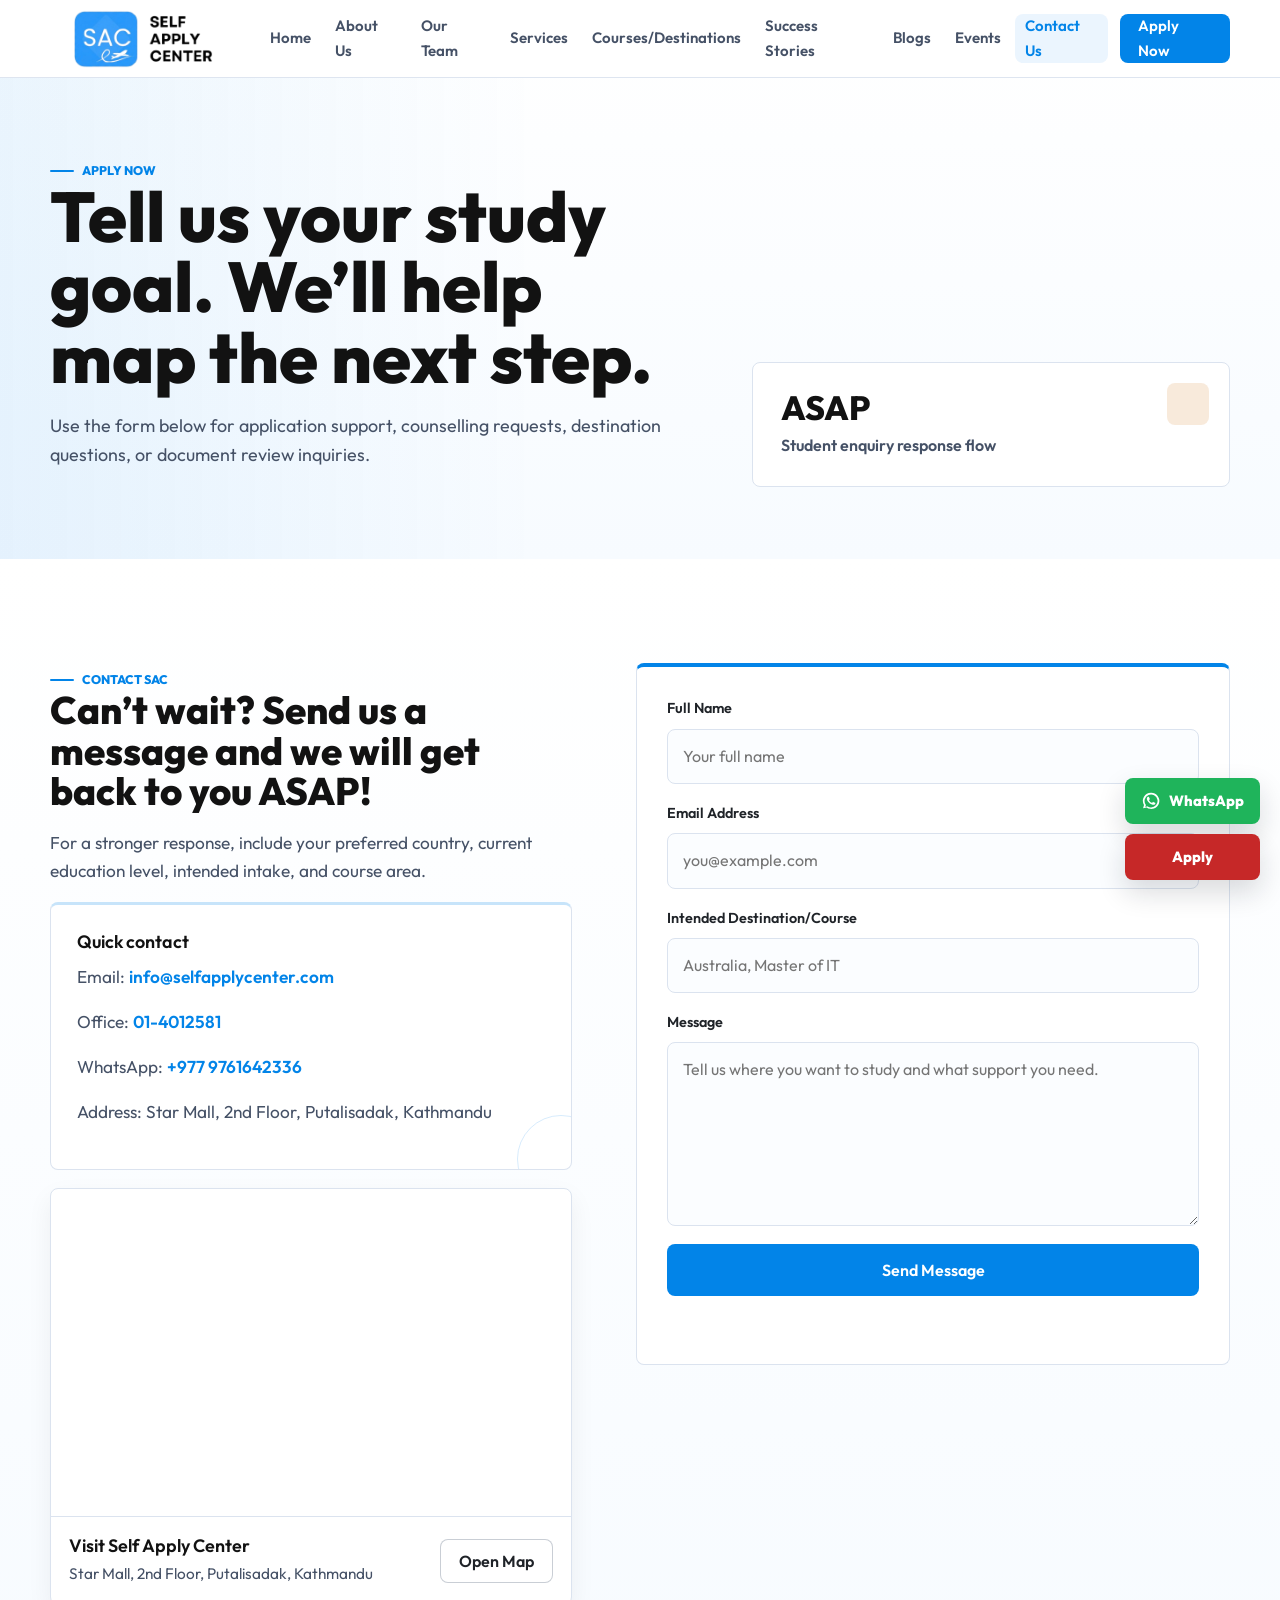
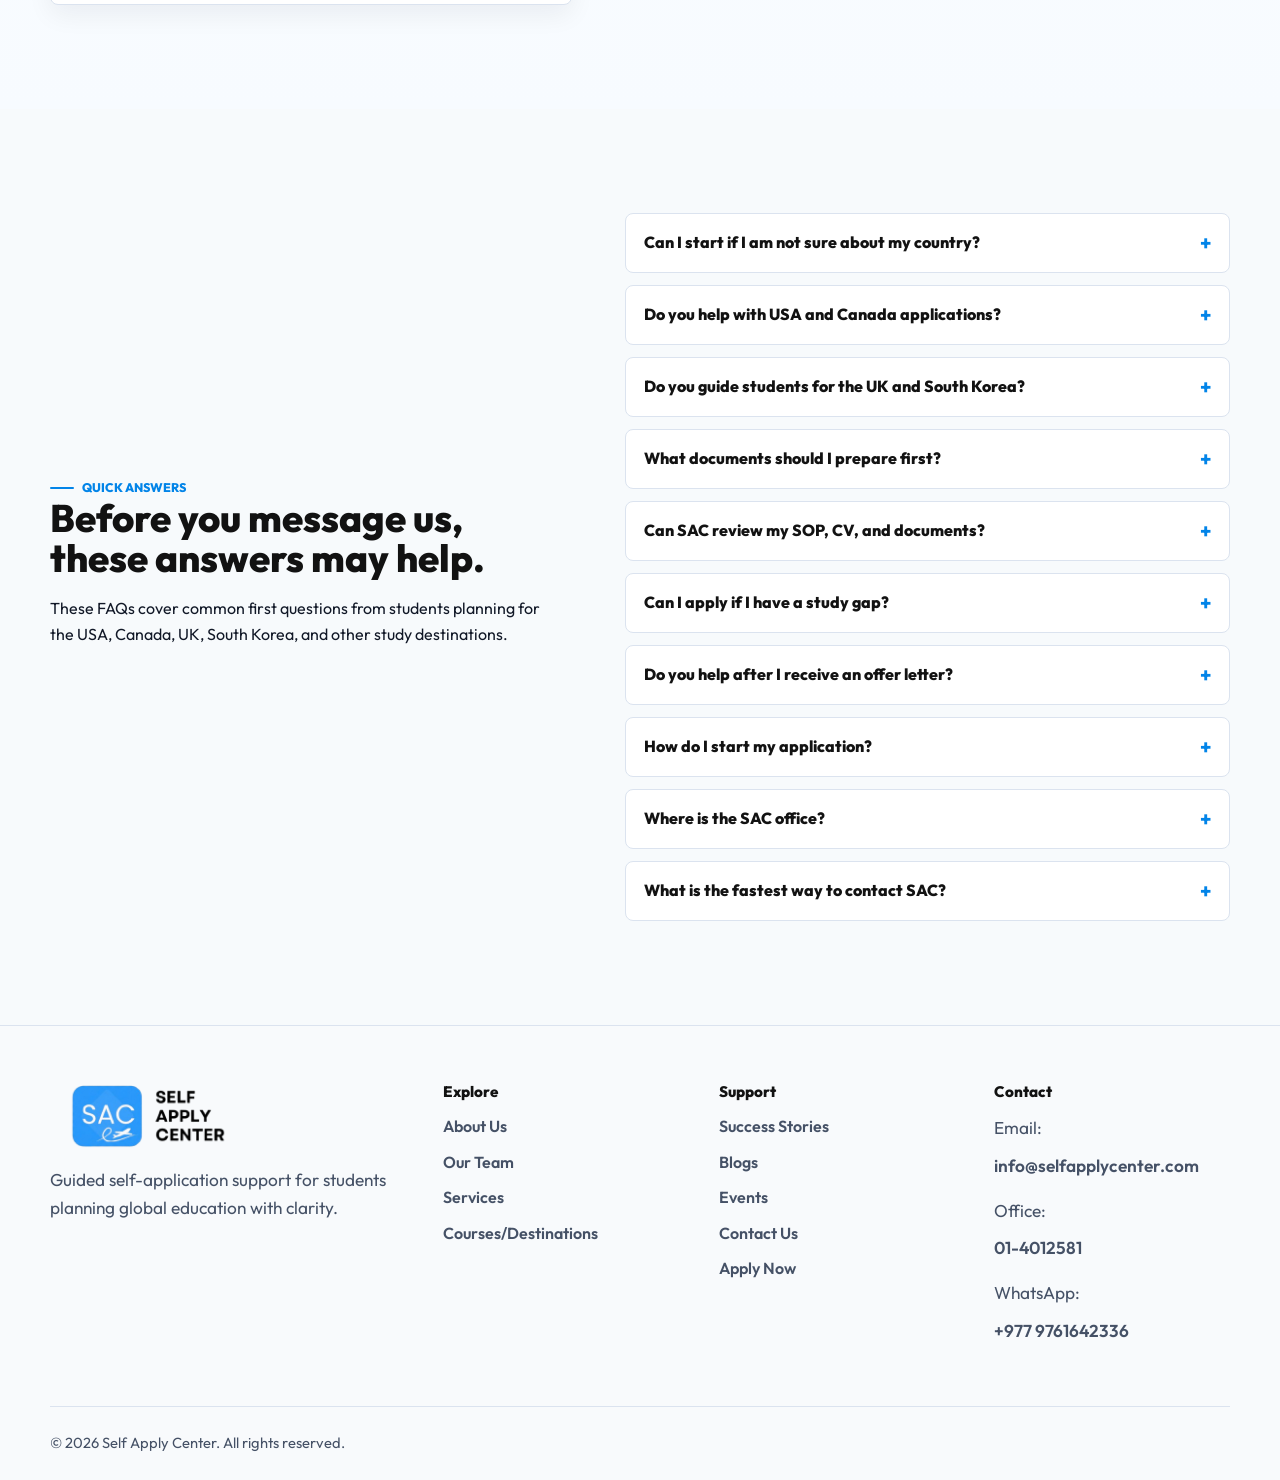
<file: self-apply-center-previous-website-only/contact.html>
<!DOCTYPE html>
<html lang="en">
  <head>
    <meta charset="UTF-8" />
    <meta name="viewport" content="width=device-width, initial-scale=1.0" />
    <title>Contact Us | Self Apply Center</title>
    <link rel="preconnect" href="https://fonts.googleapis.com" />
    <link rel="preconnect" href="https://fonts.gstatic.com" crossorigin />
    <link href="https://fonts.googleapis.com/css2?family=Outfit:wght@400;600;800&display=swap" rel="stylesheet" />
    <link rel="stylesheet" href="styles.css" />
  </head>
  <body>
    <header class="site-header">
      <nav class="nav-shell" aria-label="Main navigation">
        <a class="brand" href="index.html"><img class="brand-logo" src="assets/sac-logo.png" alt="Self Apply Center logo" /><span class="brand-copy"><strong>Self Apply Center</strong><span>Apply with clarity</span></span></a>
        <button class="nav-toggle" type="button" aria-expanded="false" aria-controls="primary-nav"><span class="sr-only">Toggle navigation</span><span></span><span></span><span></span></button>
        <div class="nav-links" id="primary-nav">
          <a href="index.html">Home</a><a href="about.html">About Us</a><a href="our-team.html">Our Team</a><a href="services.html">Services</a><a href="destinations.html">Courses/Destinations</a><a href="success-stories.html">Success Stories</a><a href="blog.html">Blogs</a><a href="events.html">Events</a><a href="contact.html">Contact Us</a><a class="nav-cta" href="https://sac.osom.global/1/student" target="_blank" rel="noopener">Apply Now</a>
        </div>
      </nav>
    </header>

    <main>
      <section class="page-hero">
        <div class="section-inner page-hero-grid">
          <div>
            <span class="eyebrow">Apply now</span>
            <h1>Tell us your study goal. We’ll help map the next step.</h1>
            <p>Use the form below for application support, counselling requests, destination questions, or document review inquiries.</p>
          </div>
          <div class="page-card"><strong>ASAP</strong><span>Student enquiry response flow</span></div>
        </div>
      </section>

      <section class="contact section-pad">
        <div class="section-inner contact-grid">
          <div class="contact-copy">
            <span class="eyebrow">Contact SAC</span>
            <h2>Can’t wait? Send us a message and we will get back to you ASAP!</h2>
            <p>For a stronger response, include your preferred country, current education level, intended intake, and course area.</p>
            <div class="content-card">
              <h3>Quick contact</h3>
              <p>Email: <a class="text-link inline-link" href="mailto:info@selfapplycenter.com">info@selfapplycenter.com</a></p>
              <p>Office: <a class="text-link inline-link" href="tel:+977014012581">01-4012581</a></p>
              <p>WhatsApp: <a class="text-link inline-link" href="https://wa.me/9779761642336" target="_blank" rel="noopener">+977 9761642336</a></p>
              <p>Address: Star Mall, 2nd Floor, Putalisadak, Kathmandu</p>
            </div>
            <div class="map-card" aria-label="Self Apply Center office location map">
              <iframe
                title="Self Apply Center office location at Star Mall Putalisadak Kathmandu"
                src="https://www.google.com/maps?q=Star%20Mall%2C%202nd%20Floor%2C%20Putalisadak%2C%20Kathmandu&output=embed"
                loading="lazy"
                referrerpolicy="no-referrer-when-downgrade"
                allowfullscreen>
              </iframe>
              <div class="map-card-footer">
                <div>
                  <h3>Visit Self Apply Center</h3>
                  <p>Star Mall, 2nd Floor, Putalisadak, Kathmandu</p>
                </div>
                <a class="button button-outline" href="https://www.google.com/maps/search/?api=1&query=Star%20Mall%2C%202nd%20Floor%2C%20Putalisadak%2C%20Kathmandu" target="_blank" rel="noopener">Open Map</a>
              </div>
            </div>
          </div>
          <form class="contact-form" action="#" method="post" data-local-form>
            <label><span>Full Name</span><input type="text" name="name" placeholder="Your full name" autocomplete="name" /></label>
            <label><span>Email Address</span><input type="email" name="email" placeholder="you@example.com" autocomplete="email" /></label>
            <label><span>Intended Destination/Course</span><input type="text" name="destination" placeholder="Australia, Master of IT" /></label>
            <label><span>Message</span><textarea name="message" rows="6" placeholder="Tell us where you want to study and what support you need."></textarea></label>
            <button class="button button-primary form-button" type="submit">Send Message</button>
            <p class="form-status" data-form-message aria-live="polite"></p>
          </form>
        </div>
      </section>

      <section class="feature-band section-pad">
        <div class="section-inner two-col">
          <div>
            <span class="eyebrow">Quick answers</span>
            <h2>Before you message us, these answers may help.</h2>
            <p>These FAQs cover common first questions from students planning for the USA, Canada, UK, South Korea, and other study destinations.</p>
          </div>
          <div class="faq-list">
            <details>
              <summary>Can I start if I am not sure about my country?</summary>
              <p>Yes. SAC can begin with profile diagnosis and help compare destinations based on academic fit, budget, course direction, and timeline.</p>
            </details>
            <details>
              <summary>Do you help with USA and Canada applications?</summary>
              <p>Yes. USA and Canada are core SAC pathways, alongside the UK and South Korea. We help with course shortlisting, document review, applications, and next-step planning.</p>
            </details>
            <details>
              <summary>Do you guide students for the UK and South Korea?</summary>
              <p>Yes. SAC can help compare UK and South Korea options based on course length, entry requirements, budget, intake timing, and future career direction.</p>
            </details>
            <details>
              <summary>What documents should I prepare first?</summary>
              <p>Start with your passport, academic transcripts, certificates, English test score if available, CV, statement of purpose draft, recommendation letters, and financial documents.</p>
            </details>
            <details>
              <summary>Can SAC review my SOP, CV, and documents?</summary>
              <p>Yes. We can review your documents for clarity, consistency, missing details, and alignment with your chosen course and destination.</p>
            </details>
            <details>
              <summary>Can I apply if I have a study gap?</summary>
              <p>Possibly. A study gap does not automatically stop an application, but it needs a clear explanation, supporting documents, and a destination/course plan that makes sense.</p>
            </details>
            <details>
              <summary>Do you help after I receive an offer letter?</summary>
              <p>Yes. SAC can guide students with offer conditions, enrollment steps, financial preparation, visa documents, interview preparation when needed, and pre-departure planning.</p>
            </details>
            <details>
              <summary>How do I start my application?</summary>
              <p>You can start through the Apply Now button, send your details through the contact form, or message SAC directly on WhatsApp with your preferred country, course, and education background.</p>
            </details>
            <details>
              <summary>Where is the SAC office?</summary>
              <p>Self Apply Center is located at Star Mall, 2nd Floor, Putalisadak, Kathmandu.</p>
            </details>
            <details>
              <summary>What is the fastest way to contact SAC?</summary>
              <p>Use WhatsApp at +977 9761642336 or call the office at 01-4012581.</p>
            </details>
          </div>
        </div>
      </section>
    </main>

    <footer class="site-footer">
      <div class="section-inner footer-grid">
        <div><a class="brand footer-brand" href="index.html"><img class="brand-logo" src="assets/sac-logo.png" alt="Self Apply Center logo" /><span class="brand-copy"><strong>Self Apply Center</strong><span>Apply with clarity</span></span></a><p>Guided self-application support for students planning global education with clarity.</p></div>
        <div><h2>Explore</h2><a href="about.html">About Us</a><a href="our-team.html">Our Team</a><a href="services.html">Services</a><a href="destinations.html">Courses/Destinations</a></div>
        <div><h2>Support</h2><a href="success-stories.html">Success Stories</a><a href="blog.html">Blogs</a><a href="events.html">Events</a><a href="contact.html">Contact Us</a><a href="https://sac.osom.global/1/student" target="_blank" rel="noopener">Apply Now</a></div>
        <div><h2>Contact</h2><p>Email: <a href="mailto:info@selfapplycenter.com">info@selfapplycenter.com</a></p><p>Office: <a href="tel:+977014012581">01-4012581</a></p><p>WhatsApp: <a href="https://wa.me/9779761642336" target="_blank" rel="noopener">+977 9761642336</a></p></div>
      </div>
      <div class="section-inner footer-bottom"><p>&copy; 2026 Self Apply Center. All rights reserved.</p></div>
    </footer>
    <div class="floating-actions" aria-label="Quick contact actions">
      <a class="floating-action floating-whatsapp" href="https://wa.me/9779761642336?text=Hello%20Self%20Apply%20Center%2C%20I%20want%20to%20ask%20about%20studying%20abroad." target="_blank" rel="noopener" aria-label="Chat with Self Apply Center on WhatsApp">
        <svg viewBox="0 0 24 24" aria-hidden="true"><path d="M12 2.1a9.7 9.7 0 0 0-8.4 14.6l-1.1 4.1 4.2-1.1A9.7 9.7 0 1 0 12 2.1Zm0 17.6a7.8 7.8 0 0 1-4-1.1l-.3-.2-2.5.7.7-2.4-.2-.3A7.8 7.8 0 1 1 12 19.7Zm4.4-5.8c-.2-.1-1.4-.7-1.6-.8s-.4-.1-.6.1c-.2.2-.6.8-.8.9-.1.2-.3.2-.5.1a6.4 6.4 0 0 1-3.2-2.8c-.2-.3 0-.4.1-.6l.4-.5c.1-.2.2-.3.3-.5.1-.2 0-.4 0-.5s-.6-1.4-.8-1.9c-.2-.5-.4-.4-.6-.4h-.5c-.2 0-.5.1-.7.3-.2.2-.9.9-.9 2.1s.9 2.5 1 2.7c.1.2 1.8 2.8 4.4 3.9.6.3 1.1.4 1.5.5.6.2 1.2.1 1.6.1.5-.1 1.4-.6 1.6-1.1.2-.6.2-1 .1-1.1-.1-.2-.3-.2-.5-.3Z"/></svg>
        <span>WhatsApp</span>
      </a>
      <a class="floating-action floating-apply" href="https://sac.osom.global/1/student" target="_blank" rel="noopener" aria-label="Start your SAC application">Apply</a>
    </div>

    <script src="script.js"></script>
  </body>
</html>
</file>
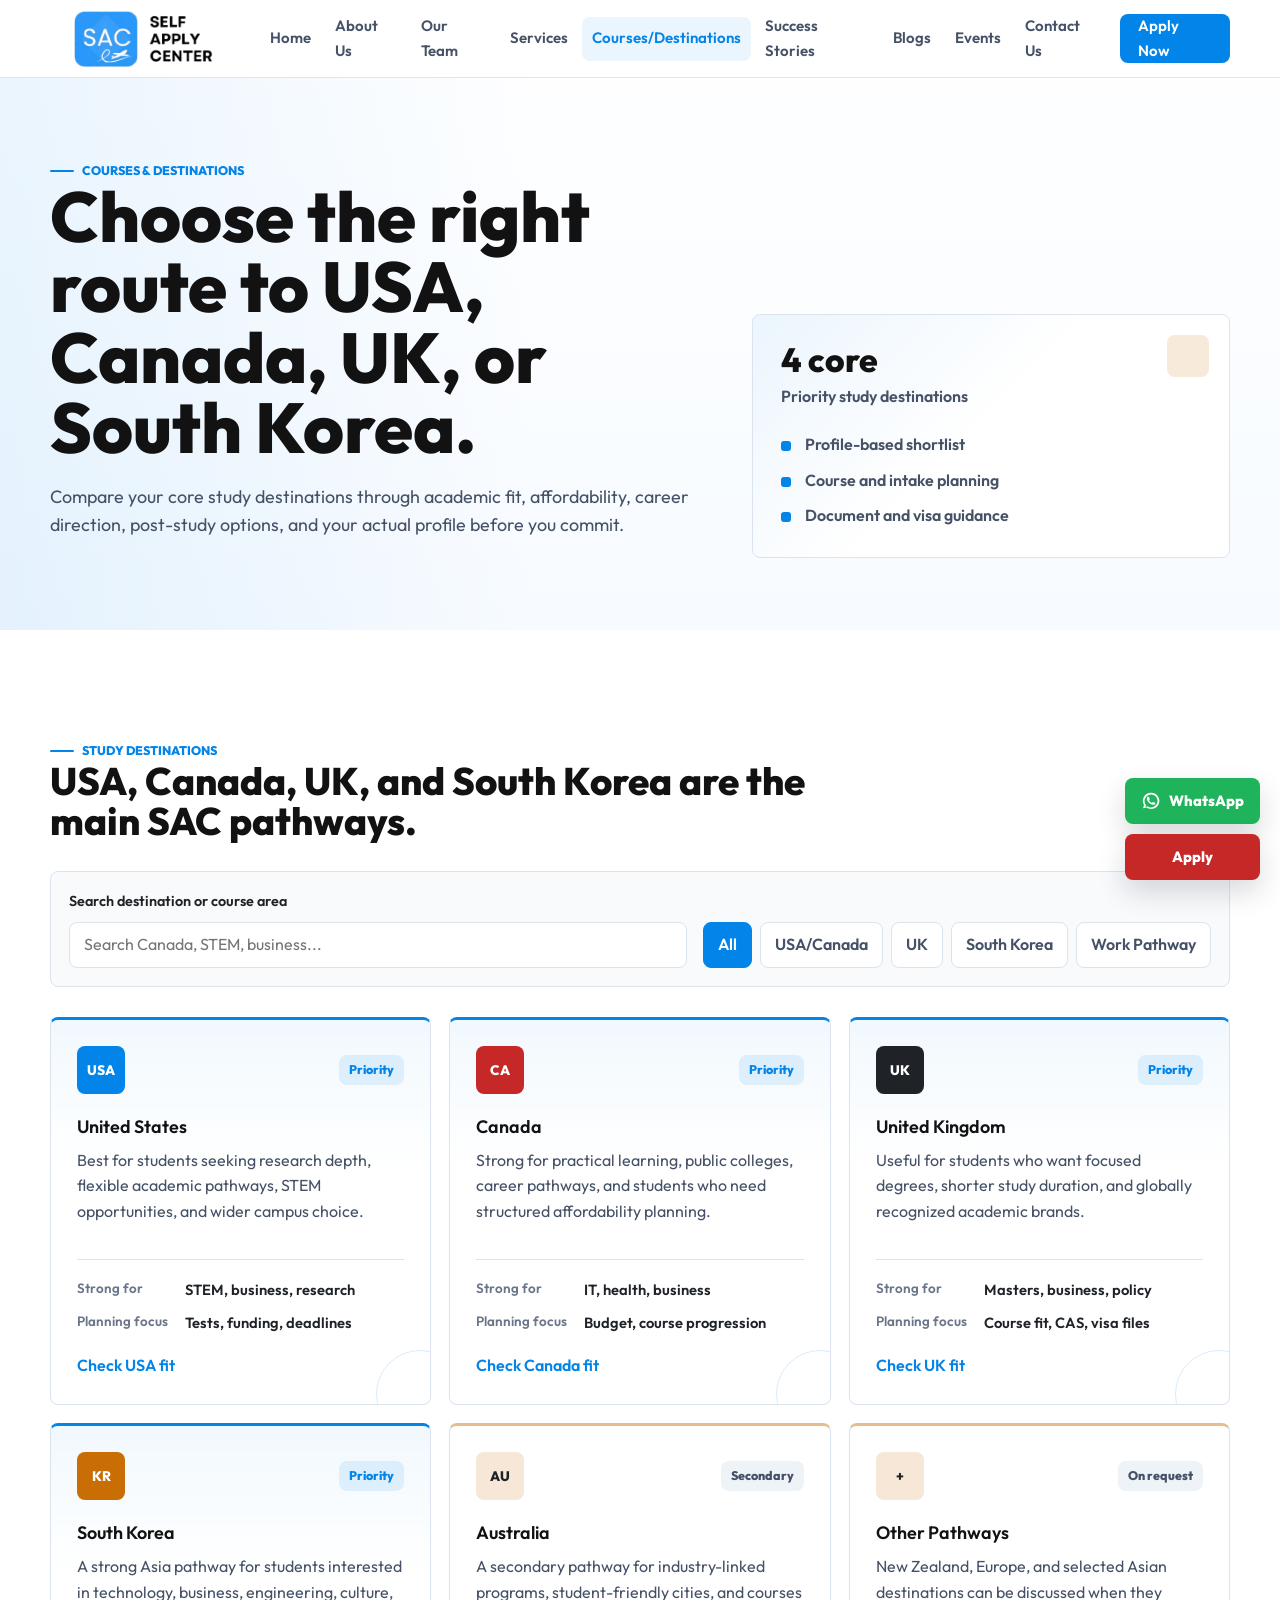
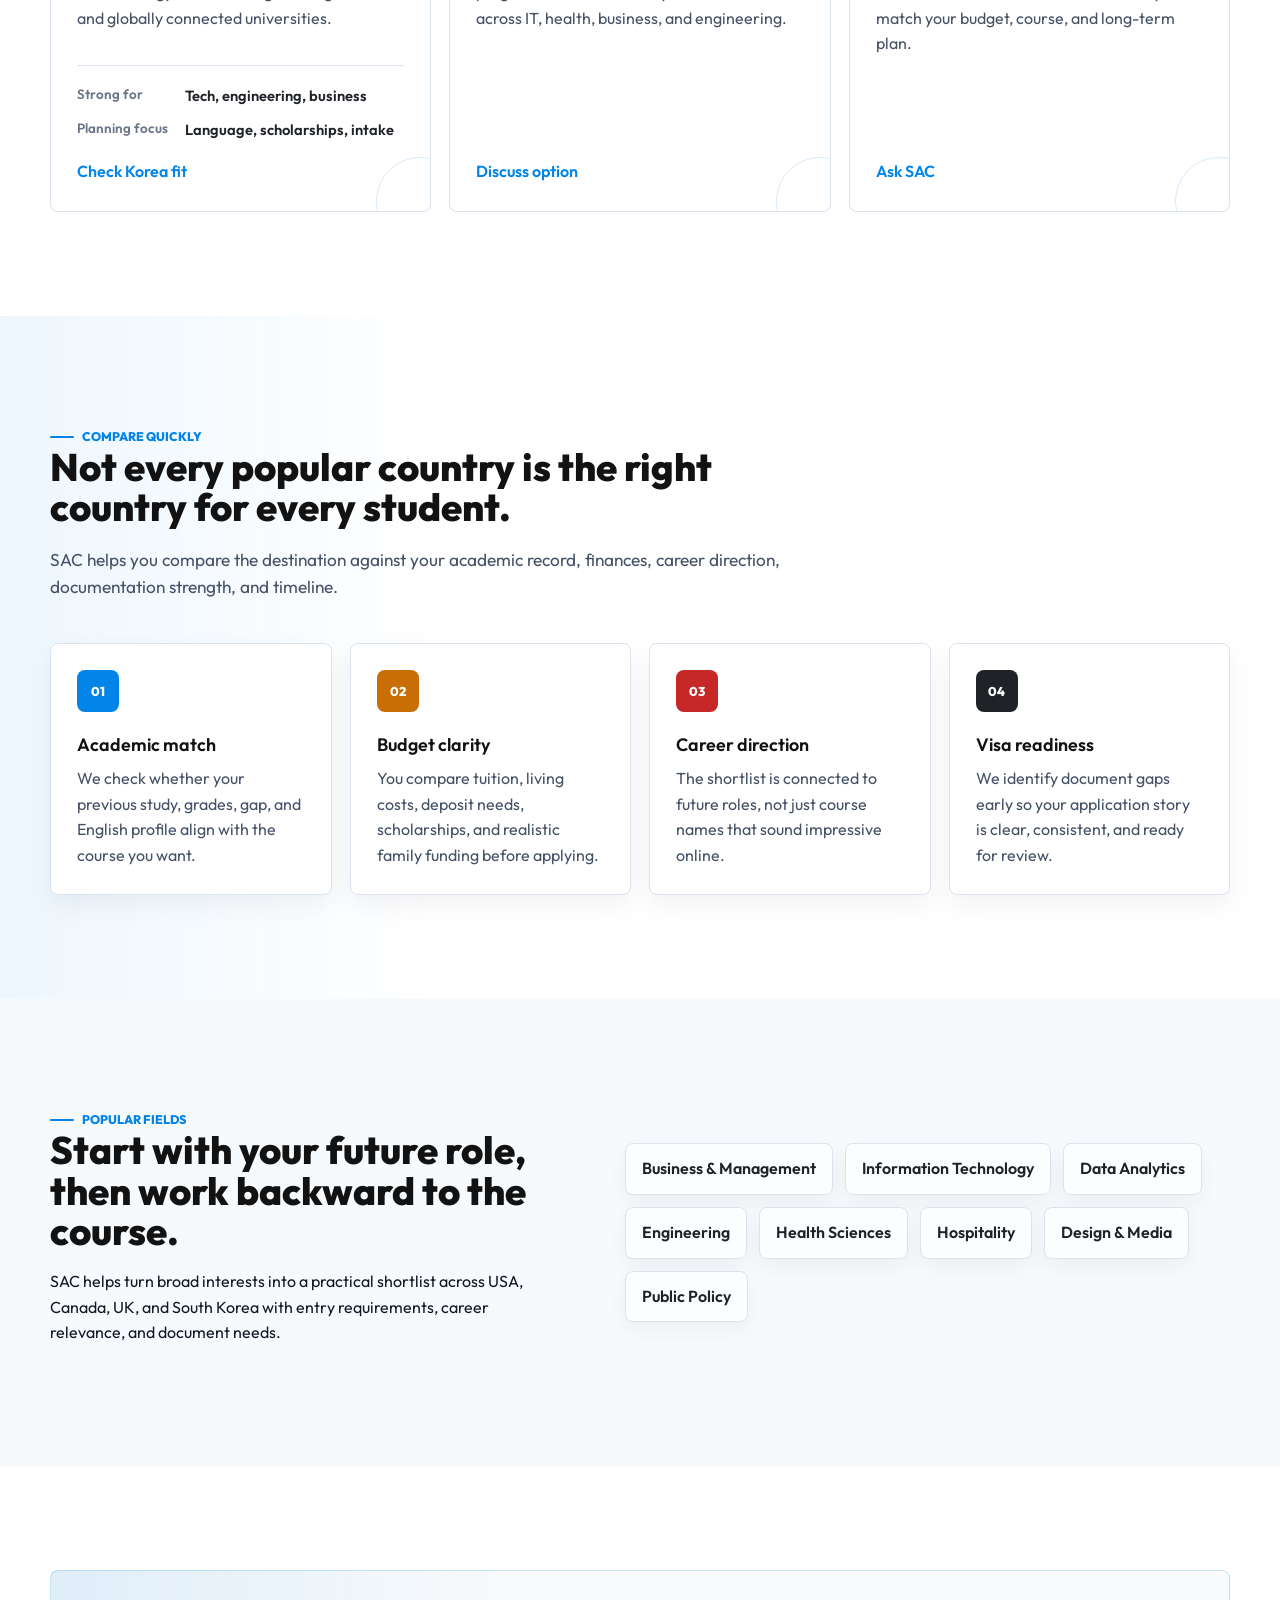
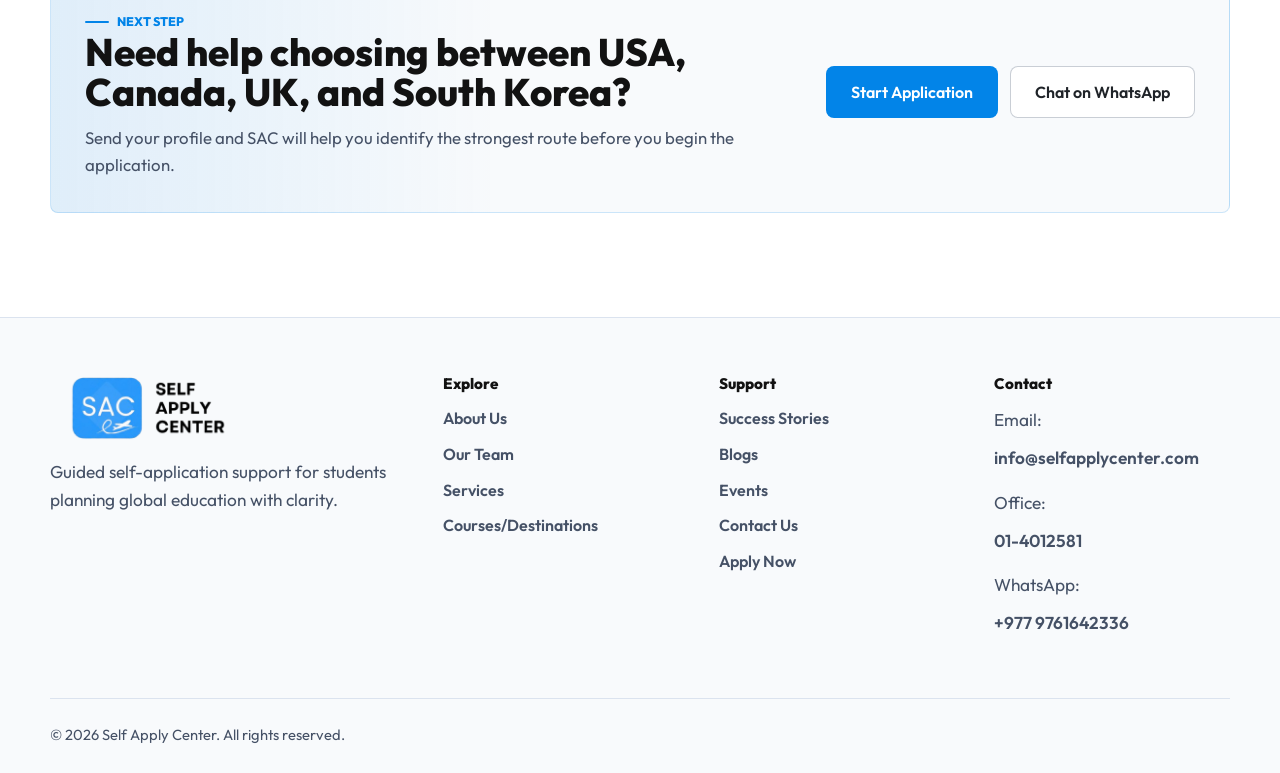
<file: self-apply-center-previous-website-only/destinations.html>
<!DOCTYPE html>
<html lang="en">
  <head>
    <meta charset="UTF-8" />
    <meta name="viewport" content="width=device-width, initial-scale=1.0" />
    <title>Courses & Destinations | Self Apply Center</title>
    <link rel="preconnect" href="https://fonts.googleapis.com" />
    <link rel="preconnect" href="https://fonts.gstatic.com" crossorigin />
    <link href="https://fonts.googleapis.com/css2?family=Outfit:wght@400;600;800&display=swap" rel="stylesheet" />
    <link rel="stylesheet" href="styles.css" />
  </head>
  <body>
    <header class="site-header">
      <nav class="nav-shell" aria-label="Main navigation">
        <a class="brand" href="index.html"><img class="brand-logo" src="assets/sac-logo.png" alt="Self Apply Center logo" /><span class="brand-copy"><strong>Self Apply Center</strong><span>Apply with clarity</span></span></a>
        <button class="nav-toggle" type="button" aria-expanded="false" aria-controls="primary-nav"><span class="sr-only">Toggle navigation</span><span></span><span></span><span></span></button>
        <div class="nav-links" id="primary-nav">
          <a href="index.html">Home</a><a href="about.html">About Us</a><a href="our-team.html">Our Team</a><a href="services.html">Services</a><a href="destinations.html">Courses/Destinations</a><a href="success-stories.html">Success Stories</a><a href="blog.html">Blogs</a><a href="events.html">Events</a><a href="contact.html">Contact Us</a><a class="nav-cta" href="https://sac.osom.global/1/student" target="_blank" rel="noopener">Apply Now</a>
        </div>
      </nav>
    </header>

    <main>
      <section class="page-hero">
        <div class="section-inner page-hero-grid">
          <div>
            <span class="eyebrow">Courses &amp; destinations</span>
            <h1>Choose the right route to USA, Canada, UK, or South Korea.</h1>
            <p>Compare your core study destinations through academic fit, affordability, career direction, post-study options, and your actual profile before you commit.</p>
          </div>
          <div class="page-card destination-hero-card">
            <strong>4 core</strong>
            <span>Priority study destinations</span>
            <ul class="hero-checks">
              <li>Profile-based shortlist</li>
              <li>Course and intake planning</li>
              <li>Document and visa guidance</li>
            </ul>
          </div>
        </div>
      </section>

      <section class="section-pad">
        <div class="section-inner">
          <div class="section-heading">
            <span class="eyebrow">Study destinations</span>
            <h2>USA, Canada, UK, and South Korea are the main SAC pathways.</h2>
          </div>
          <div class="filter-panel" aria-label="Filter study destinations">
            <label class="filter-search">
              <span>Search destination or course area</span>
              <input type="search" data-destination-search placeholder="Search Canada, STEM, business..." />
            </label>
            <div class="filter-buttons" aria-label="Destination filters">
              <button class="filter-button is-active" type="button" data-destination-filter="all">All</button>
              <button class="filter-button" type="button" data-destination-filter="north-america">USA/Canada</button>
              <button class="filter-button" type="button" data-destination-filter="uk">UK</button>
              <button class="filter-button" type="button" data-destination-filter="south-korea">South Korea</button>
              <button class="filter-button" type="button" data-destination-filter="work-pathway">Work Pathway</button>
            </div>
          </div>
          <div class="content-grid destination-card-grid">
            <article class="content-card destination-card featured-destination" data-destination-card data-tags="united states usa north-america stem research business engineering data science computer science">
              <div class="destination-card-top">
                <span class="country-mark">USA</span>
                <span class="priority-badge">Priority</span>
              </div>
              <h3>United States</h3>
              <p>Best for students seeking research depth, flexible academic pathways, STEM opportunities, and wider campus choice.</p>
              <dl class="destination-meta">
                <div><dt>Strong for</dt><dd>STEM, business, research</dd></div>
                <div><dt>Planning focus</dt><dd>Tests, funding, deadlines</dd></div>
              </dl>
              <a class="text-link" href="contact.html">Check USA fit</a>
            </article>
            <article class="content-card destination-card featured-destination" data-destination-card data-tags="canada north-america work-pathway affordability business health it diploma graduate certificate">
              <div class="destination-card-top">
                <span class="country-mark">CA</span>
                <span class="priority-badge">Priority</span>
              </div>
              <h3>Canada</h3>
              <p>Strong for practical learning, public colleges, career pathways, and students who need structured affordability planning.</p>
              <dl class="destination-meta">
                <div><dt>Strong for</dt><dd>IT, health, business</dd></div>
                <div><dt>Planning focus</dt><dd>Budget, course progression</dd></div>
              </dl>
              <a class="text-link" href="contact.html">Check Canada fit</a>
            </article>
            <article class="content-card destination-card featured-destination" data-destination-card data-tags="united kingdom uk work-pathway business public policy health masters mba">
              <div class="destination-card-top">
                <span class="country-mark">UK</span>
                <span class="priority-badge">Priority</span>
              </div>
              <h3>United Kingdom</h3>
              <p>Useful for students who want focused degrees, shorter study duration, and globally recognized academic brands.</p>
              <dl class="destination-meta">
                <div><dt>Strong for</dt><dd>Masters, business, policy</dd></div>
                <div><dt>Planning focus</dt><dd>Course fit, CAS, visa files</dd></div>
              </dl>
              <a class="text-link" href="contact.html">Check UK fit</a>
            </article>
            <article class="content-card destination-card featured-destination" data-destination-card data-tags="south korea korea asia work-pathway value technology business engineering korean language">
              <div class="destination-card-top">
                <span class="country-mark">KR</span>
                <span class="priority-badge">Priority</span>
              </div>
              <h3>South Korea</h3>
              <p>A strong Asia pathway for students interested in technology, business, engineering, culture, and globally connected universities.</p>
              <dl class="destination-meta">
                <div><dt>Strong for</dt><dd>Tech, engineering, business</dd></div>
                <div><dt>Planning focus</dt><dd>Language, scholarships, intake</dd></div>
              </dl>
              <a class="text-link" href="contact.html">Check Korea fit</a>
            </article>
            <article class="content-card destination-card secondary-destination" data-destination-card data-tags="australia work-pathway health it business engineering secondary">
              <div class="destination-card-top">
                <span class="country-mark">AU</span>
                <span class="secondary-badge">Secondary</span>
              </div>
              <h3>Australia</h3>
              <p>A secondary pathway for industry-linked programs, student-friendly cities, and courses across IT, health, business, and engineering.</p>
              <a class="text-link" href="contact.html">Discuss option</a>
            </article>
            <article class="content-card destination-card secondary-destination" data-destination-card data-tags="new zealand europe asia value hospitality health secondary">
              <div class="destination-card-top">
                <span class="country-mark">+</span>
                <span class="secondary-badge">On request</span>
              </div>
              <h3>Other Pathways</h3>
              <p>New Zealand, Europe, and selected Asian destinations can be discussed when they match your budget, course, and long-term plan.</p>
              <a class="text-link" href="contact.html">Ask SAC</a>
            </article>
          </div>
        </div>
      </section>

      <section class="section-pad compare-section">
        <div class="section-inner">
          <div class="section-heading">
            <span class="eyebrow">Compare quickly</span>
            <h2>Not every popular country is the right country for every student.</h2>
            <p>SAC helps you compare the destination against your academic record, finances, career direction, documentation strength, and timeline.</p>
          </div>
          <div class="comparison-grid">
            <article>
              <span>01</span>
              <h3>Academic match</h3>
              <p>We check whether your previous study, grades, gap, and English profile align with the course you want.</p>
            </article>
            <article>
              <span>02</span>
              <h3>Budget clarity</h3>
              <p>You compare tuition, living costs, deposit needs, scholarships, and realistic family funding before applying.</p>
            </article>
            <article>
              <span>03</span>
              <h3>Career direction</h3>
              <p>The shortlist is connected to future roles, not just course names that sound impressive online.</p>
            </article>
            <article>
              <span>04</span>
              <h3>Visa readiness</h3>
              <p>We identify document gaps early so your application story is clear, consistent, and ready for review.</p>
            </article>
          </div>
        </div>
      </section>

      <section class="feature-band section-pad">
        <div class="section-inner two-col">
          <div>
            <span class="eyebrow">Popular fields</span>
            <h2>Start with your future role, then work backward to the course.</h2>
            <p>SAC helps turn broad interests into a practical shortlist across USA, Canada, UK, and South Korea with entry requirements, career relevance, and document needs.</p>
          </div>
          <div class="destination-list">
            <span>Business &amp; Management</span><span>Information Technology</span><span>Data Analytics</span><span>Engineering</span><span>Health Sciences</span><span>Hospitality</span><span>Design &amp; Media</span><span>Public Policy</span>
          </div>
        </div>
      </section>

      <section class="destination-cta section-pad">
        <div class="section-inner destination-cta-panel">
          <div>
            <span class="eyebrow">Next step</span>
            <h2>Need help choosing between USA, Canada, UK, and South Korea?</h2>
            <p>Send your profile and SAC will help you identify the strongest route before you begin the application.</p>
          </div>
          <div class="destination-cta-actions">
            <a class="button button-primary" href="https://sac.osom.global/1/student" target="_blank" rel="noopener">Start Application</a>
            <a class="button button-outline" href="https://wa.me/9779761642336?text=Hello%20Self%20Apply%20Center%2C%20I%20want%20help%20choosing%20a%20study%20destination." target="_blank" rel="noopener">Chat on WhatsApp</a>
          </div>
        </div>
      </section>
    </main>

    <footer class="site-footer">
      <div class="section-inner footer-grid">
        <div><a class="brand footer-brand" href="index.html"><img class="brand-logo" src="assets/sac-logo.png" alt="Self Apply Center logo" /><span class="brand-copy"><strong>Self Apply Center</strong><span>Apply with clarity</span></span></a><p>Guided self-application support for students planning global education with clarity.</p></div>
        <div><h2>Explore</h2><a href="about.html">About Us</a><a href="our-team.html">Our Team</a><a href="services.html">Services</a><a href="destinations.html">Courses/Destinations</a></div>
        <div><h2>Support</h2><a href="success-stories.html">Success Stories</a><a href="blog.html">Blogs</a><a href="events.html">Events</a><a href="contact.html">Contact Us</a><a href="https://sac.osom.global/1/student" target="_blank" rel="noopener">Apply Now</a></div>
        <div><h2>Contact</h2><p>Email: <a href="mailto:info@selfapplycenter.com">info@selfapplycenter.com</a></p><p>Office: <a href="tel:+977014012581">01-4012581</a></p><p>WhatsApp: <a href="https://wa.me/9779761642336" target="_blank" rel="noopener">+977 9761642336</a></p></div>
      </div>
      <div class="section-inner footer-bottom"><p>&copy; 2026 Self Apply Center. All rights reserved.</p></div>
    </footer>
    <div class="floating-actions" aria-label="Quick contact actions">
      <a class="floating-action floating-whatsapp" href="https://wa.me/9779761642336?text=Hello%20Self%20Apply%20Center%2C%20I%20want%20to%20ask%20about%20studying%20abroad." target="_blank" rel="noopener" aria-label="Chat with Self Apply Center on WhatsApp">
        <svg viewBox="0 0 24 24" aria-hidden="true"><path d="M12 2.1a9.7 9.7 0 0 0-8.4 14.6l-1.1 4.1 4.2-1.1A9.7 9.7 0 1 0 12 2.1Zm0 17.6a7.8 7.8 0 0 1-4-1.1l-.3-.2-2.5.7.7-2.4-.2-.3A7.8 7.8 0 1 1 12 19.7Zm4.4-5.8c-.2-.1-1.4-.7-1.6-.8s-.4-.1-.6.1c-.2.2-.6.8-.8.9-.1.2-.3.2-.5.1a6.4 6.4 0 0 1-3.2-2.8c-.2-.3 0-.4.1-.6l.4-.5c.1-.2.2-.3.3-.5.1-.2 0-.4 0-.5s-.6-1.4-.8-1.9c-.2-.5-.4-.4-.6-.4h-.5c-.2 0-.5.1-.7.3-.2.2-.9.9-.9 2.1s.9 2.5 1 2.7c.1.2 1.8 2.8 4.4 3.9.6.3 1.1.4 1.5.5.6.2 1.2.1 1.6.1.5-.1 1.4-.6 1.6-1.1.2-.6.2-1 .1-1.1-.1-.2-.3-.2-.5-.3Z"/></svg>
        <span>WhatsApp</span>
      </a>
      <a class="floating-action floating-apply" href="https://sac.osom.global/1/student" target="_blank" rel="noopener" aria-label="Start your SAC application">Apply</a>
    </div>

    <script src="script.js"></script>
  </body>
</html>
</file>
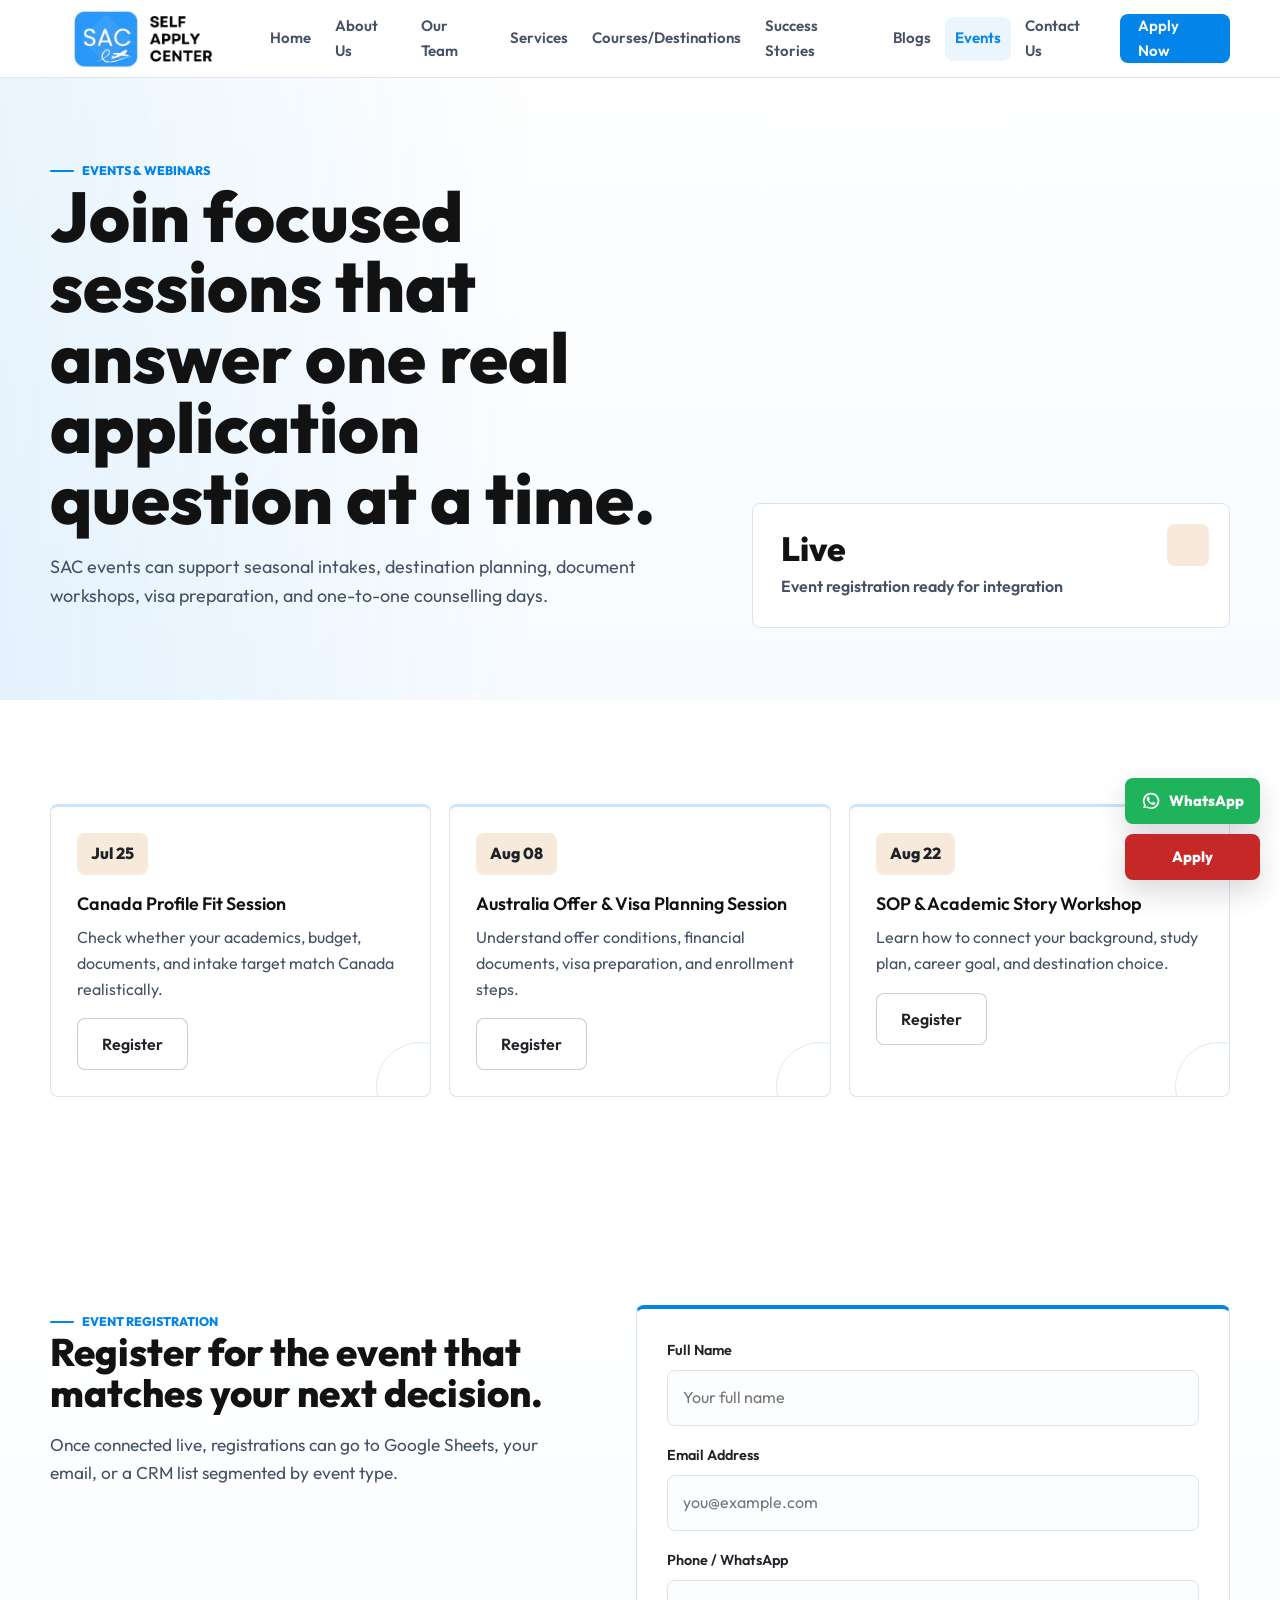
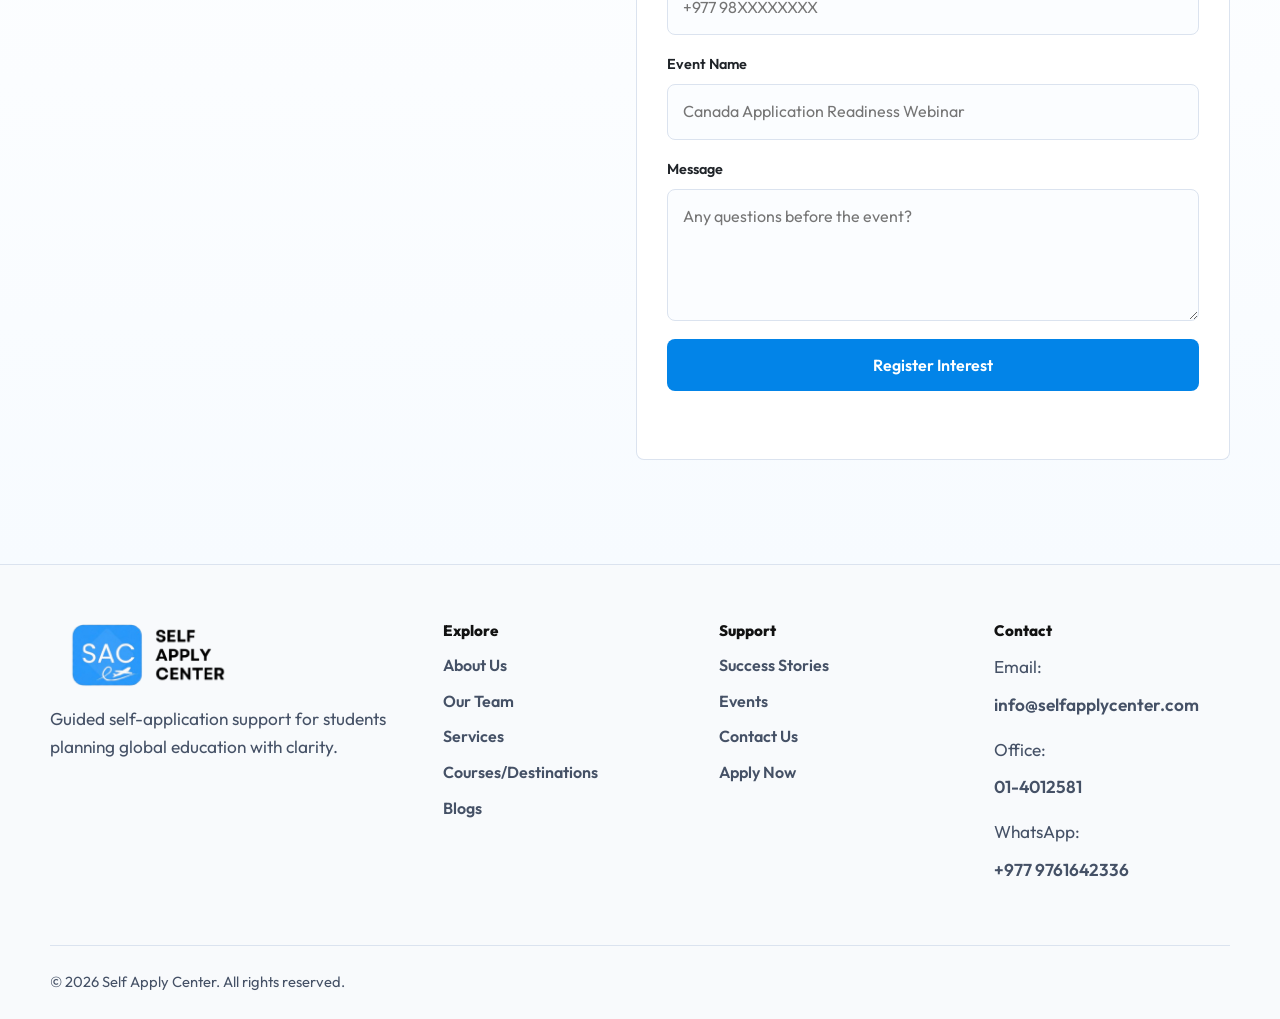
<file: self-apply-center-previous-website-only/events.html>
<!DOCTYPE html>
<html lang="en">
  <head>
    <meta charset="UTF-8" />
    <meta name="viewport" content="width=device-width, initial-scale=1.0" />
    <title>Events | Self Apply Center</title>
    <link rel="preconnect" href="https://fonts.googleapis.com" />
    <link rel="preconnect" href="https://fonts.gstatic.com" crossorigin />
    <link href="https://fonts.googleapis.com/css2?family=Outfit:wght@400;600;800&display=swap" rel="stylesheet" />
    <link rel="stylesheet" href="styles.css" />
  </head>
  <body>
    <header class="site-header">
      <nav class="nav-shell" aria-label="Main navigation">
        <a class="brand" href="index.html"><img class="brand-logo" src="assets/sac-logo.png" alt="Self Apply Center logo" /><span class="brand-copy"><strong>Self Apply Center</strong><span>Apply with clarity</span></span></a>
        <button class="nav-toggle" type="button" aria-expanded="false" aria-controls="primary-nav"><span class="sr-only">Toggle navigation</span><span></span><span></span><span></span></button>
        <div class="nav-links" id="primary-nav">
          <a href="index.html">Home</a><a href="about.html">About Us</a><a href="our-team.html">Our Team</a><a href="services.html">Services</a><a href="destinations.html">Courses/Destinations</a><a href="success-stories.html">Success Stories</a><a href="blog.html">Blogs</a><a href="events.html">Events</a><a href="contact.html">Contact Us</a><a class="nav-cta" href="https://sac.osom.global/1/student" target="_blank" rel="noopener">Apply Now</a>
        </div>
      </nav>
    </header>

    <main>
      <section class="page-hero">
        <div class="section-inner page-hero-grid">
          <div>
            <span class="eyebrow">Events &amp; webinars</span>
            <h1>Join focused sessions that answer one real application question at a time.</h1>
            <p>SAC events can support seasonal intakes, destination planning, document workshops, visa preparation, and one-to-one counselling days.</p>
          </div>
          <div class="page-card"><strong>Live</strong><span>Event registration ready for integration</span></div>
        </div>
      </section>

      <section class="section-pad">
        <div class="section-inner content-grid">
          <article class="content-card"><span class="event-date">Jul 25</span><h3>Canada Profile Fit Session</h3><p>Check whether your academics, budget, documents, and intake target match Canada realistically.</p><a class="button button-outline" href="#register">Register</a></article>
          <article class="content-card"><span class="event-date">Aug 08</span><h3>Australia Offer &amp; Visa Planning Session</h3><p>Understand offer conditions, financial documents, visa preparation, and enrollment steps.</p><a class="button button-outline" href="#register">Register</a></article>
          <article class="content-card"><span class="event-date">Aug 22</span><h3>SOP &amp; Academic Story Workshop</h3><p>Learn how to connect your background, study plan, career goal, and destination choice.</p><a class="button button-outline" href="#register">Register</a></article>
        </div>
      </section>

      <section class="contact section-pad" id="register">
        <div class="section-inner contact-grid">
          <div class="contact-copy">
            <span class="eyebrow">Event registration</span>
            <h2>Register for the event that matches your next decision.</h2>
            <p>Once connected live, registrations can go to Google Sheets, your email, or a CRM list segmented by event type.</p>
          </div>
          <form class="contact-form" action="#" method="post" data-local-form>
            <label><span>Full Name</span><input type="text" name="name" placeholder="Your full name" required /></label>
            <label><span>Email Address</span><input type="email" name="email" placeholder="you@example.com" required /></label>
            <label><span>Phone / WhatsApp</span><input type="tel" name="phone" placeholder="+977 98XXXXXXXX" /></label>
            <label><span>Event Name</span><input type="text" name="event" placeholder="Canada Application Readiness Webinar" /></label>
            <label><span>Message</span><textarea name="message" rows="4" placeholder="Any questions before the event?"></textarea></label>
            <button class="button button-primary form-button" type="submit">Register Interest</button>
            <p class="form-status" data-form-message aria-live="polite"></p>
          </form>
        </div>
      </section>
    </main>

    <footer class="site-footer">
      <div class="section-inner footer-grid">
        <div><a class="brand footer-brand" href="index.html"><img class="brand-logo" src="assets/sac-logo.png" alt="Self Apply Center logo" /><span class="brand-copy"><strong>Self Apply Center</strong><span>Apply with clarity</span></span></a><p>Guided self-application support for students planning global education with clarity.</p></div>
        <div><h2>Explore</h2><a href="about.html">About Us</a><a href="our-team.html">Our Team</a><a href="services.html">Services</a><a href="destinations.html">Courses/Destinations</a><a href="blog.html">Blogs</a></div>
        <div><h2>Support</h2><a href="success-stories.html">Success Stories</a><a href="events.html">Events</a><a href="contact.html">Contact Us</a><a href="https://sac.osom.global/1/student" target="_blank" rel="noopener">Apply Now</a></div>
        <div><h2>Contact</h2><p>Email: <a href="mailto:info@selfapplycenter.com">info@selfapplycenter.com</a></p><p>Office: <a href="tel:+977014012581">01-4012581</a></p><p>WhatsApp: <a href="https://wa.me/9779761642336" target="_blank" rel="noopener">+977 9761642336</a></p></div>
      </div>
      <div class="section-inner footer-bottom"><p>&copy; 2026 Self Apply Center. All rights reserved.</p></div>
    </footer>
    <div class="floating-actions" aria-label="Quick contact actions">
      <a class="floating-action floating-whatsapp" href="https://wa.me/9779761642336?text=Hello%20Self%20Apply%20Center%2C%20I%20want%20to%20ask%20about%20studying%20abroad." target="_blank" rel="noopener" aria-label="Chat with Self Apply Center on WhatsApp">
        <svg viewBox="0 0 24 24" aria-hidden="true"><path d="M12 2.1a9.7 9.7 0 0 0-8.4 14.6l-1.1 4.1 4.2-1.1A9.7 9.7 0 1 0 12 2.1Zm0 17.6a7.8 7.8 0 0 1-4-1.1l-.3-.2-2.5.7.7-2.4-.2-.3A7.8 7.8 0 1 1 12 19.7Zm4.4-5.8c-.2-.1-1.4-.7-1.6-.8s-.4-.1-.6.1c-.2.2-.6.8-.8.9-.1.2-.3.2-.5.1a6.4 6.4 0 0 1-3.2-2.8c-.2-.3 0-.4.1-.6l.4-.5c.1-.2.2-.3.3-.5.1-.2 0-.4 0-.5s-.6-1.4-.8-1.9c-.2-.5-.4-.4-.6-.4h-.5c-.2 0-.5.1-.7.3-.2.2-.9.9-.9 2.1s.9 2.5 1 2.7c.1.2 1.8 2.8 4.4 3.9.6.3 1.1.4 1.5.5.6.2 1.2.1 1.6.1.5-.1 1.4-.6 1.6-1.1.2-.6.2-1 .1-1.1-.1-.2-.3-.2-.5-.3Z"/></svg>
        <span>WhatsApp</span>
      </a>
      <a class="floating-action floating-apply" href="https://sac.osom.global/1/student" target="_blank" rel="noopener" aria-label="Start your SAC application">Apply</a>
    </div>

    <script src="script.js"></script>
  </body>
</html>
</file>
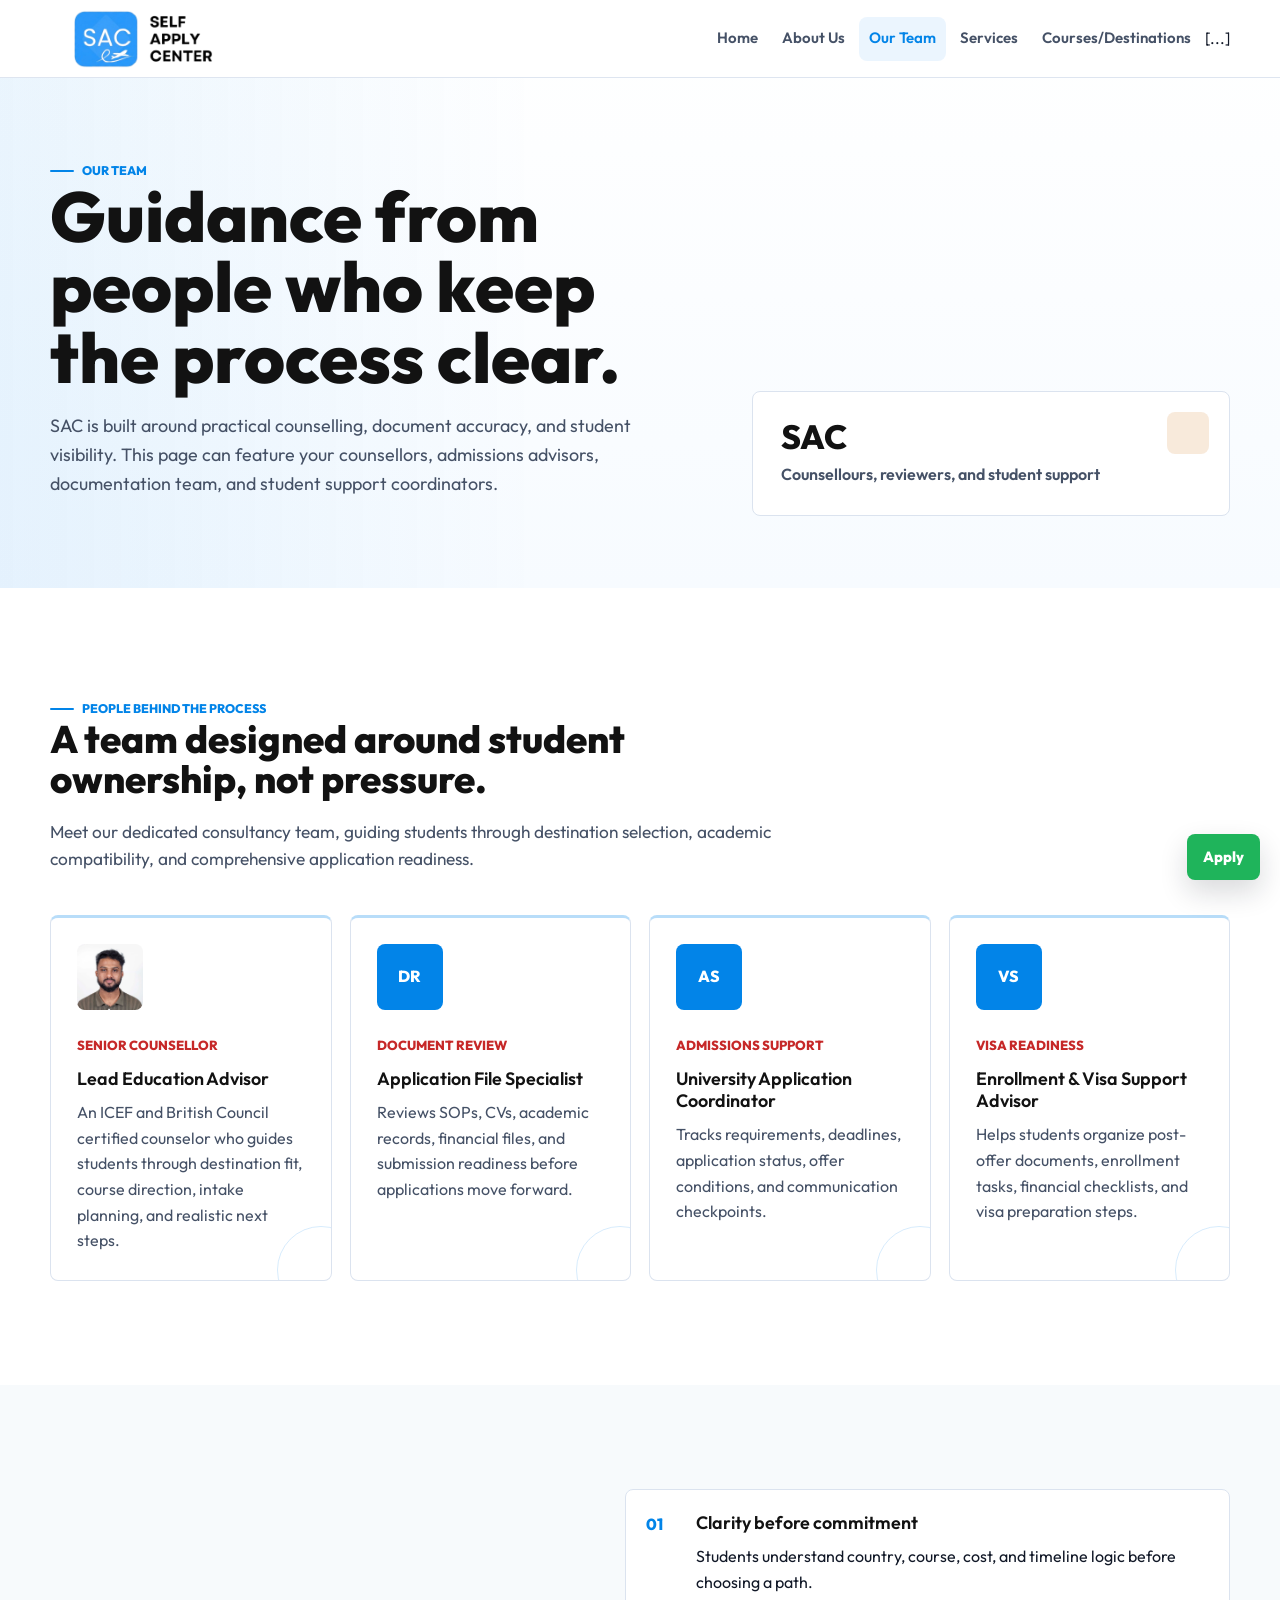
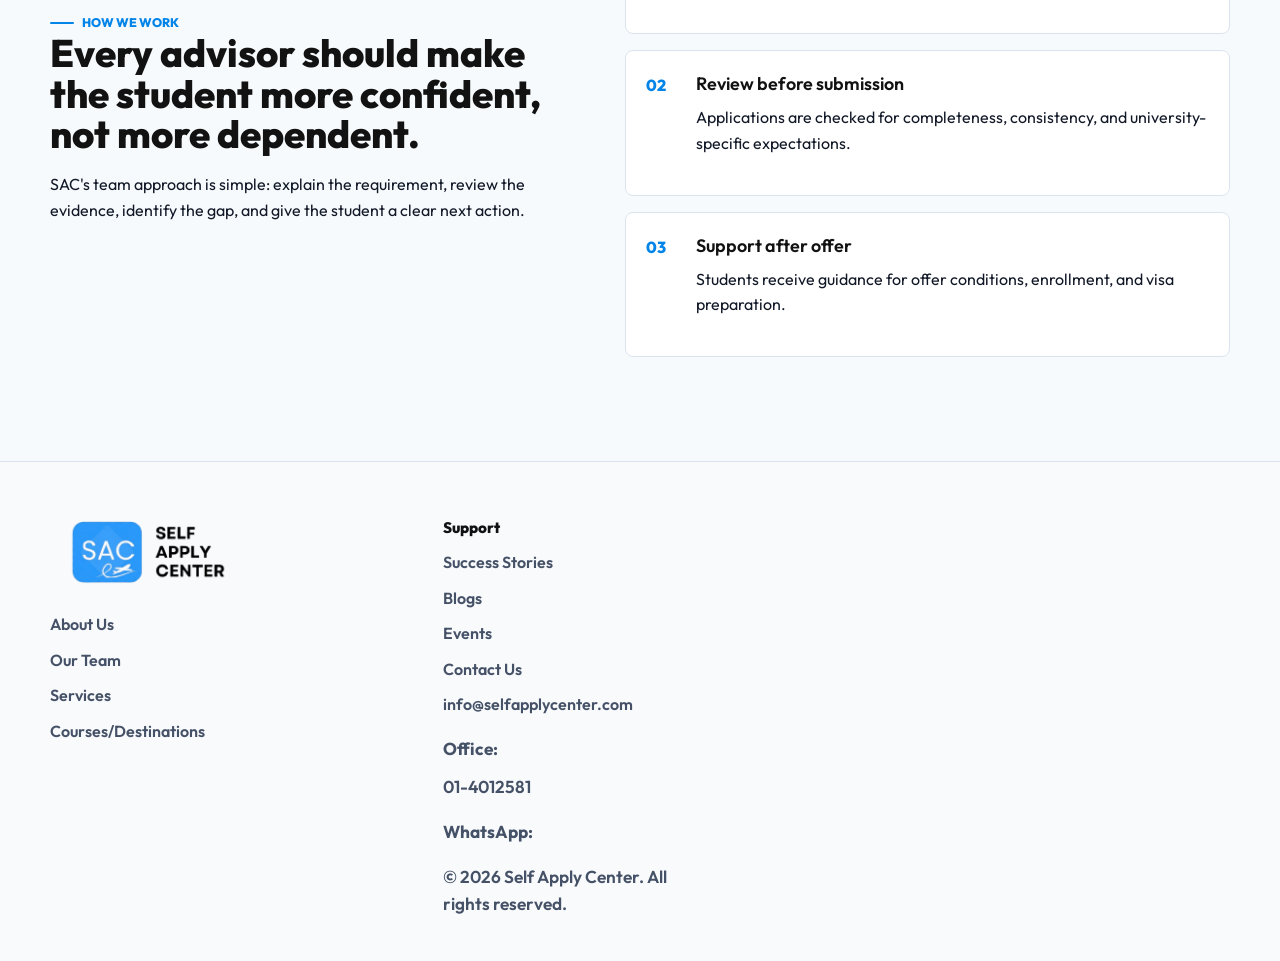
<file: self-apply-center-previous-website-only/our-team.html>
<!DOCTYPE html>
<html lang="en">
  <head>
    <meta charset="UTF-8" />
    <meta name="viewport" content="width=device-width, initial-scale=1.0" />
    <title>Our Team | Self Apply Center</title>
    <link rel="preconnect" href="https://fonts.googleapis.com" />
    <link rel="preconnect" href="https://fonts.gstatic.com" crossorigin />
    <link href="https://fonts.googleapis.com/css2?family=Outfit:wght@400;600;800&display=swap" rel="stylesheet" />
    <link rel="stylesheet" href="styles.css" />
  </head>
  <body>
    <header class="site-header">
      <nav class="nav-shell" aria-label="Main navigation">
        <a class="brand" href="index.html"><img class="brand-logo" src="assets/sac-logo.png" alt="Self Apply Center logo" /><span class="brand-copy"><strong>Self Apply Center</strong><span>Apply w[...]
        <button class="nav-toggle" type="button" aria-expanded="false" aria-controls="primary-nav"><span class="sr-only">Toggle navigation</span><span></span><span></span><span></span></button>
        <div class="nav-links" id="primary-nav">
          <a href="index.html">Home</a><a href="about.html">About Us</a><a href="our-team.html">Our Team</a><a href="services.html">Services</a><a href="destinations.html">Courses/Destinations</a>[...]
        </div>
      </nav>
    </header>

    <main>
      <section class="page-hero">
        <div class="section-inner page-hero-grid">
          <div>
            <span class="eyebrow">Our team</span>
            <h1>Guidance from people who keep the process clear.</h1>
            <p>
              SAC is built around practical counselling, document accuracy, and student visibility.
              This page can feature your counsellors, admissions advisors, documentation team, and
              student support coordinators.
            </p>
          </div>
          <div class="page-card"><strong>SAC</strong><span>Counsellours, reviewers, and student support</span></div>
        </div>
      </section>

      <section class="section-pad">
        <div class="section-inner">
          <div class="section-heading">
            <span class="eyebrow">People behind the process</span>
            <h2>A team designed around student ownership, not pressure.</h2>
            <p>
              Meet our dedicated consultancy team, 
              guiding students through destination selection, academic compatibility, 
              and comprehensive application readiness.
            </p>
          </div>
          <div class="team-grid">
            <article class="team-card">
              <img src="assets/_MG_2194.JPG" class="team-avatar" alt="Prakash Bhatta">
              <span class="team-role">Senior Counsellor</span>
              <h3>Lead Education Advisor</h3>
              <p>An ICEF and British Council certified counselor who guides students through destination fit, course direction, intake planning, and realistic next steps.</p>
            </article>
            <article class="team-card">
              <div class="team-avatar" aria-hidden="true">DR</div>
              <span class="team-role">Document Review</span>
              <h3>Application File Specialist</h3>
              <p>Reviews SOPs, CVs, academic records, financial files, and submission readiness before applications move forward.</p>
            </article>
            <article class="team-card">
              <div class="team-avatar" aria-hidden="true">AS</div>
              <span class="team-role">Admissions Support</span>
              <h3>University Application Coordinator</h3>
              <p>Tracks requirements, deadlines, application status, offer conditions, and communication checkpoints.</p>
            </article>
            <article class="team-card">
              <div class="team-avatar" aria-hidden="true">VS</div>
              <span class="team-role">Visa Readiness</span>
              <h3>Enrollment &amp; Visa Support Advisor</h3>
              <p>Helps students organize post-offer documents, enrollment tasks, financial checklists, and visa preparation steps.</p>
            </article>
          </div>
        </div>
      </section>

      <section class="feature-band section-pad">
        <div class="section-inner two-col">
          <div>
            <span class="eyebrow">How we work</span>
            <h2>Every advisor should make the student more confident, not more dependent.</h2>
            <p>
              SAC's team approach is simple: explain the requirement, review the evidence, identify
              the gap, and give the student a clear next action.
            </p>
          </div>
          <div class="process-list">
            <div class="process-item"><h3>Clarity before commitment</h3><p>Students understand country, course, cost, and timeline logic before choosing a path.</p></div>
            <div class="process-item"><h3>Review before submission</h3><p>Applications are checked for completeness, consistency, and university-specific expectations.</p></div>
            <div class="process-item"><h3>Support after offer</h3><p>Students receive guidance for offer conditions, enrollment, and visa preparation.</p></div>
          </div>
        </div>
      </section>
    </main>

    <footer class="site-footer">
      <div class="section-inner footer-grid">
        <div><a class="brand footer-brand" href="index.html"><img class="brand-logo" src="assets/sac-logo.png" alt="Self Apply Center logo" /><span class="brand-copy"><strong>Self Apply Center</s[...]
        <div><h2>Explore</h2><a href="about.html">About Us</a><a href="our-team.html">Our Team</a><a href="services.html">Services</a><a href="destinations.html">Courses/Destinations</a></div>
        <div><h2>Support</h2><a href="success-stories.html">Success Stories</a><a href="blog.html">Blogs</a><a href="events.html">Events</a><a href="contact.html">Contact Us</a><a href="https://s[...]
        <div><h2>Contact</h2><p>Email: <a href="mailto:info@selfapplycenter.com">info@selfapplycenter.com</a></p><p>Office: <a href="tel:+977014012581">01-4012581</a></p><p>WhatsApp: <a href="htt[...]
      </div>
      <div class="section-inner footer-bottom"><p>&copy; 2026 Self Apply Center. All rights reserved.</p></div>
    </footer>
    <div class="floating-actions" aria-label="Quick contact actions">
      <a class="floating-action floating-whatsapp" href="https://wa.me/9779761642336?text=Hello%20Self%20Apply%20Center%2C%20I%20want%20to%20ask%20about%20studying%20abroad." target="_blank" rel=[...]
        <svg viewBox="0 0 24 24" aria-hidden="true"><path d="M12 2.1a9.7 9.7 0 0 0-8.4 14.6l-1.1 4.1 4.2-1.1A9.7 9.7 0 1 0 12 2.1Zm0 17.6a7.8 7.8 0 0 1-4-1.1l-.3-.2-2.5.7.7-2.4-.2-.3A7.8 7.8 0 1 [...]
        <span>WhatsApp</span>
      </a>
      <a class="floating-action floating-apply" href="https://sac.osom.global/1/student" target="_blank" rel="noopener" aria-label="Start your SAC application">Apply</a>
    </div>

    <script src="script.js"></script>
  </body>
</html>
</file>
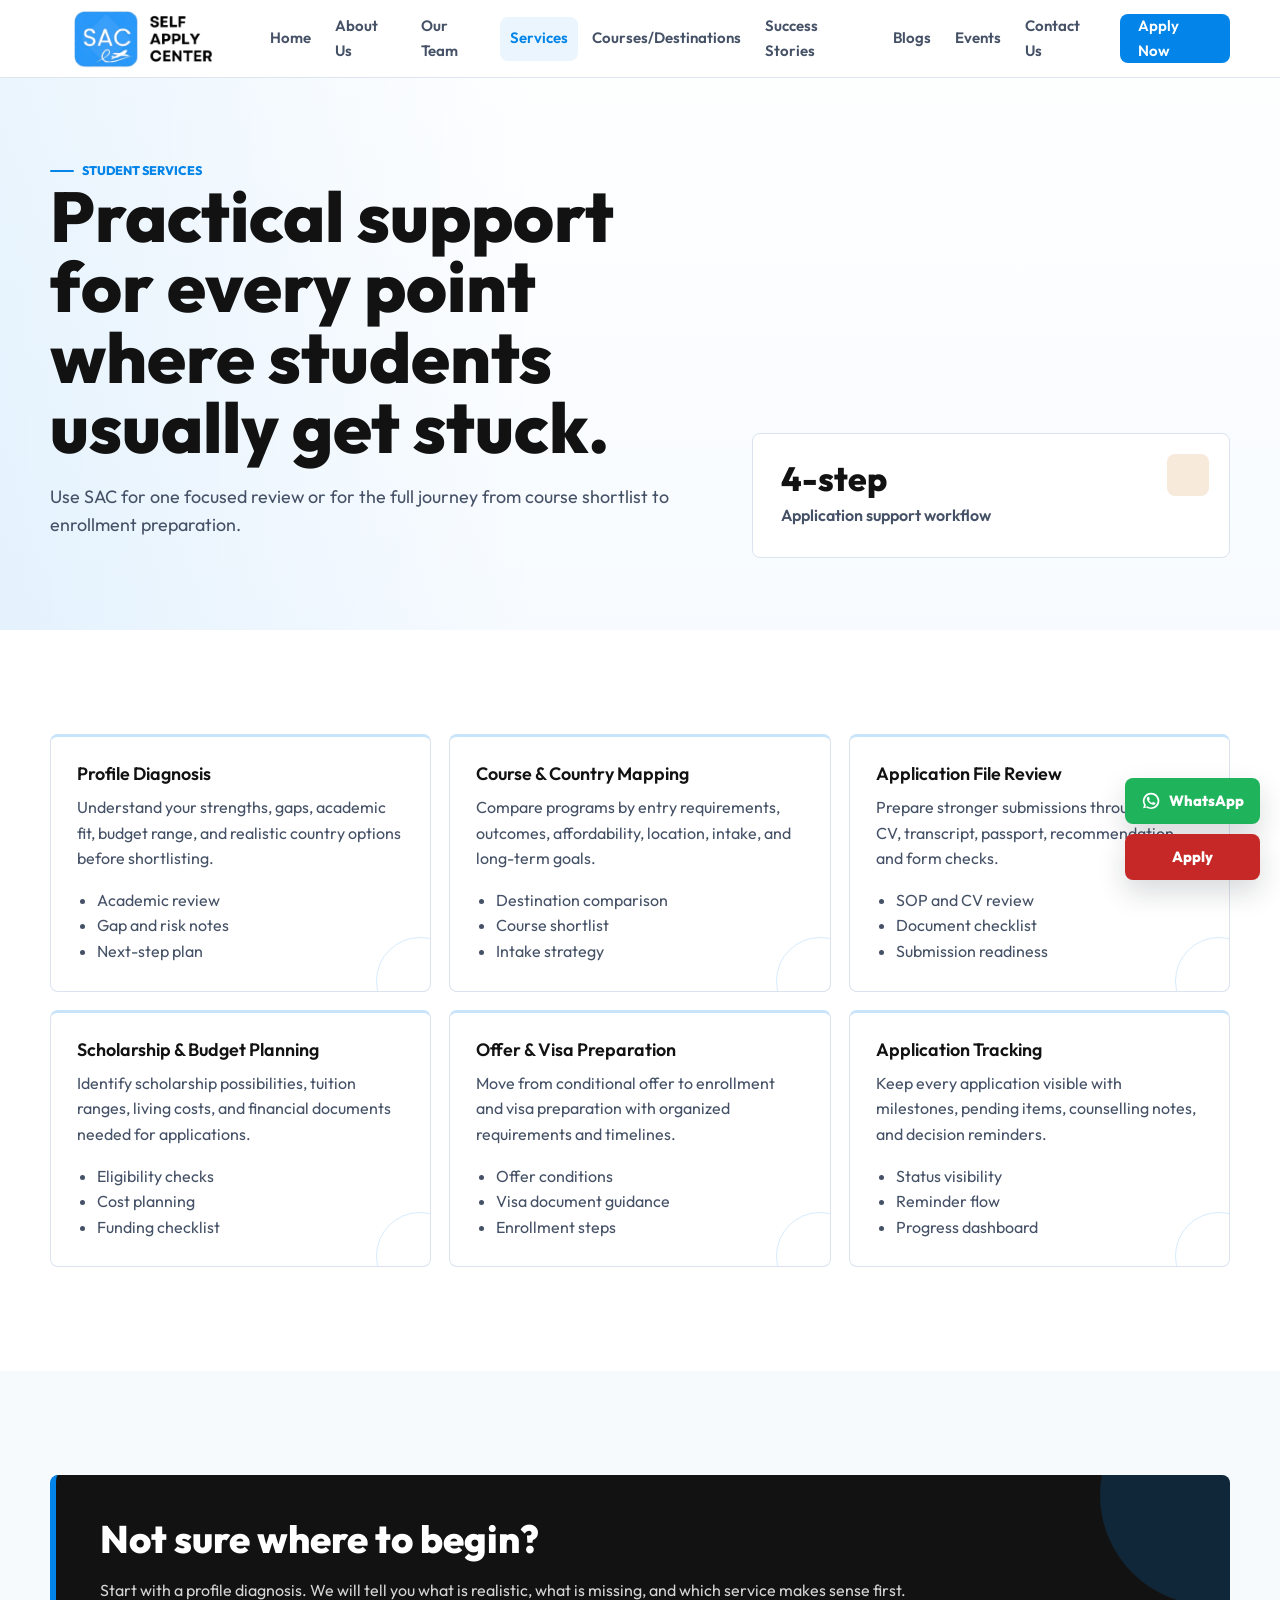
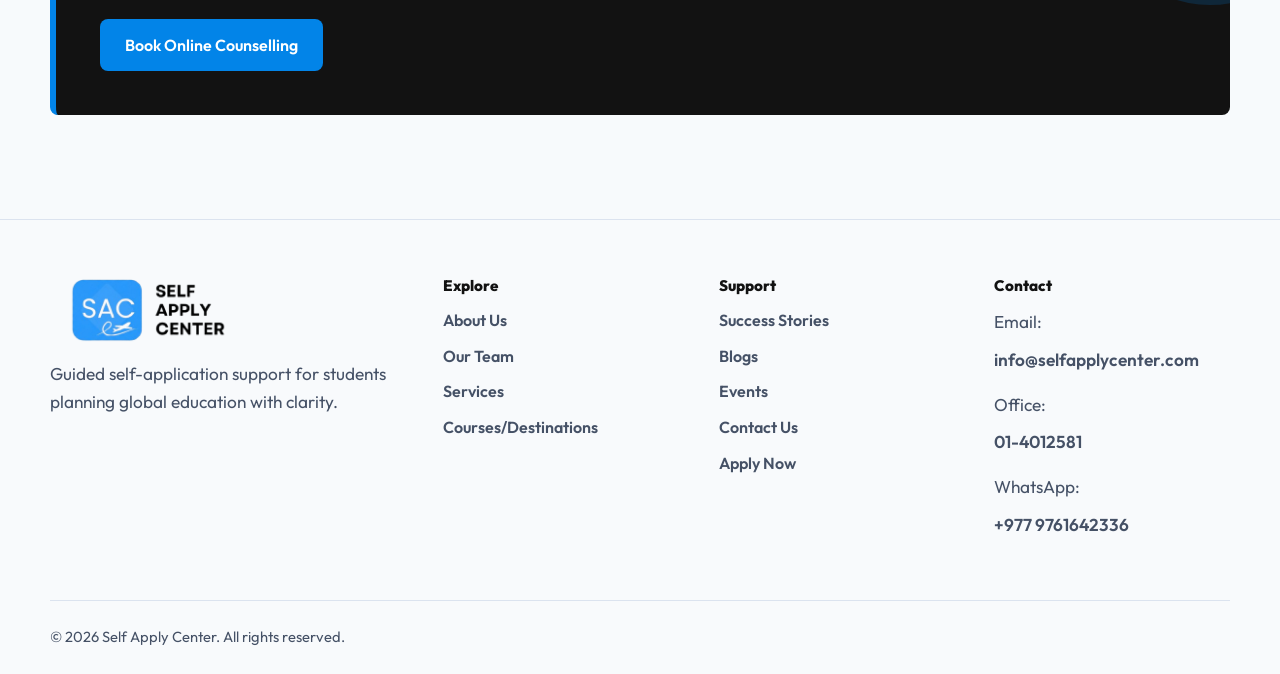
<file: self-apply-center-previous-website-only/services.html>
<!DOCTYPE html>
<html lang="en">
  <head>
    <meta charset="UTF-8" />
    <meta name="viewport" content="width=device-width, initial-scale=1.0" />
    <title>Services | Self Apply Center</title>
    <link rel="preconnect" href="https://fonts.googleapis.com" />
    <link rel="preconnect" href="https://fonts.gstatic.com" crossorigin />
    <link href="https://fonts.googleapis.com/css2?family=Outfit:wght@400;600;800&display=swap" rel="stylesheet" />
    <link rel="stylesheet" href="styles.css" />
  </head>
  <body>
    <header class="site-header">
      <nav class="nav-shell" aria-label="Main navigation">
        <a class="brand" href="index.html"><img class="brand-logo" src="assets/sac-logo.png" alt="Self Apply Center logo" /><span class="brand-copy"><strong>Self Apply Center</strong><span>Apply with clarity</span></span></a>
        <button class="nav-toggle" type="button" aria-expanded="false" aria-controls="primary-nav"><span class="sr-only">Toggle navigation</span><span></span><span></span><span></span></button>
        <div class="nav-links" id="primary-nav">
          <a href="index.html">Home</a><a href="about.html">About Us</a><a href="our-team.html">Our Team</a><a href="services.html">Services</a><a href="destinations.html">Courses/Destinations</a><a href="success-stories.html">Success Stories</a><a href="blog.html">Blogs</a><a href="events.html">Events</a><a href="contact.html">Contact Us</a><a class="nav-cta" href="https://sac.osom.global/1/student" target="_blank" rel="noopener">Apply Now</a>
        </div>
      </nav>
    </header>

    <main>
      <section class="page-hero">
        <div class="section-inner page-hero-grid">
          <div>
            <span class="eyebrow">Student services</span>
            <h1>Practical support for every point where students usually get stuck.</h1>
            <p>Use SAC for one focused review or for the full journey from course shortlist to enrollment preparation.</p>
          </div>
          <div class="page-card"><strong>4-step</strong><span>Application support workflow</span></div>
        </div>
      </section>

      <section class="section-pad">
        <div class="section-inner content-grid">
          <article class="content-card"><h3>Profile Diagnosis</h3><p>Understand your strengths, gaps, academic fit, budget range, and realistic country options before shortlisting.</p><ul><li>Academic review</li><li>Gap and risk notes</li><li>Next-step plan</li></ul></article>
          <article class="content-card"><h3>Course &amp; Country Mapping</h3><p>Compare programs by entry requirements, outcomes, affordability, location, intake, and long-term goals.</p><ul><li>Destination comparison</li><li>Course shortlist</li><li>Intake strategy</li></ul></article>
          <article class="content-card"><h3>Application File Review</h3><p>Prepare stronger submissions through SOP, CV, transcript, passport, recommendation, and form checks.</p><ul><li>SOP and CV review</li><li>Document checklist</li><li>Submission readiness</li></ul></article>
          <article class="content-card"><h3>Scholarship &amp; Budget Planning</h3><p>Identify scholarship possibilities, tuition ranges, living costs, and financial documents needed for applications.</p><ul><li>Eligibility checks</li><li>Cost planning</li><li>Funding checklist</li></ul></article>
          <article class="content-card"><h3>Offer &amp; Visa Preparation</h3><p>Move from conditional offer to enrollment and visa preparation with organized requirements and timelines.</p><ul><li>Offer conditions</li><li>Visa document guidance</li><li>Enrollment steps</li></ul></article>
          <article class="content-card"><h3>Application Tracking</h3><p>Keep every application visible with milestones, pending items, counselling notes, and decision reminders.</p><ul><li>Status visibility</li><li>Reminder flow</li><li>Progress dashboard</li></ul></article>
        </div>
      </section>

      <section class="feature-band section-pad">
        <div class="section-inner mini-cta">
          <h2>Not sure where to begin?</h2>
          <p>Start with a profile diagnosis. We will tell you what is realistic, what is missing, and which service makes sense first.</p>
          <a class="button button-primary" href="contact.html">Book Online Counselling</a>
        </div>
      </section>
    </main>

    <footer class="site-footer">
      <div class="section-inner footer-grid">
        <div><a class="brand footer-brand" href="index.html"><img class="brand-logo" src="assets/sac-logo.png" alt="Self Apply Center logo" /><span class="brand-copy"><strong>Self Apply Center</strong><span>Apply with clarity</span></span></a><p>Guided self-application support for students planning global education with clarity.</p></div>
        <div><h2>Explore</h2><a href="about.html">About Us</a><a href="our-team.html">Our Team</a><a href="services.html">Services</a><a href="destinations.html">Courses/Destinations</a></div>
        <div><h2>Support</h2><a href="success-stories.html">Success Stories</a><a href="blog.html">Blogs</a><a href="events.html">Events</a><a href="contact.html">Contact Us</a><a href="https://sac.osom.global/1/student" target="_blank" rel="noopener">Apply Now</a></div>
        <div><h2>Contact</h2><p>Email: <a href="mailto:info@selfapplycenter.com">info@selfapplycenter.com</a></p><p>Office: <a href="tel:+977014012581">01-4012581</a></p><p>WhatsApp: <a href="https://wa.me/9779761642336" target="_blank" rel="noopener">+977 9761642336</a></p></div>
      </div>
      <div class="section-inner footer-bottom"><p>&copy; 2026 Self Apply Center. All rights reserved.</p></div>
    </footer>
    <div class="floating-actions" aria-label="Quick contact actions">
      <a class="floating-action floating-whatsapp" href="https://wa.me/9779761642336?text=Hello%20Self%20Apply%20Center%2C%20I%20want%20to%20ask%20about%20studying%20abroad." target="_blank" rel="noopener" aria-label="Chat with Self Apply Center on WhatsApp">
        <svg viewBox="0 0 24 24" aria-hidden="true"><path d="M12 2.1a9.7 9.7 0 0 0-8.4 14.6l-1.1 4.1 4.2-1.1A9.7 9.7 0 1 0 12 2.1Zm0 17.6a7.8 7.8 0 0 1-4-1.1l-.3-.2-2.5.7.7-2.4-.2-.3A7.8 7.8 0 1 1 12 19.7Zm4.4-5.8c-.2-.1-1.4-.7-1.6-.8s-.4-.1-.6.1c-.2.2-.6.8-.8.9-.1.2-.3.2-.5.1a6.4 6.4 0 0 1-3.2-2.8c-.2-.3 0-.4.1-.6l.4-.5c.1-.2.2-.3.3-.5.1-.2 0-.4 0-.5s-.6-1.4-.8-1.9c-.2-.5-.4-.4-.6-.4h-.5c-.2 0-.5.1-.7.3-.2.2-.9.9-.9 2.1s.9 2.5 1 2.7c.1.2 1.8 2.8 4.4 3.9.6.3 1.1.4 1.5.5.6.2 1.2.1 1.6.1.5-.1 1.4-.6 1.6-1.1.2-.6.2-1 .1-1.1-.1-.2-.3-.2-.5-.3Z"/></svg>
        <span>WhatsApp</span>
      </a>
      <a class="floating-action floating-apply" href="https://sac.osom.global/1/student" target="_blank" rel="noopener" aria-label="Start your SAC application">Apply</a>
    </div>

    <script src="script.js"></script>
  </body>
</html>
</file>
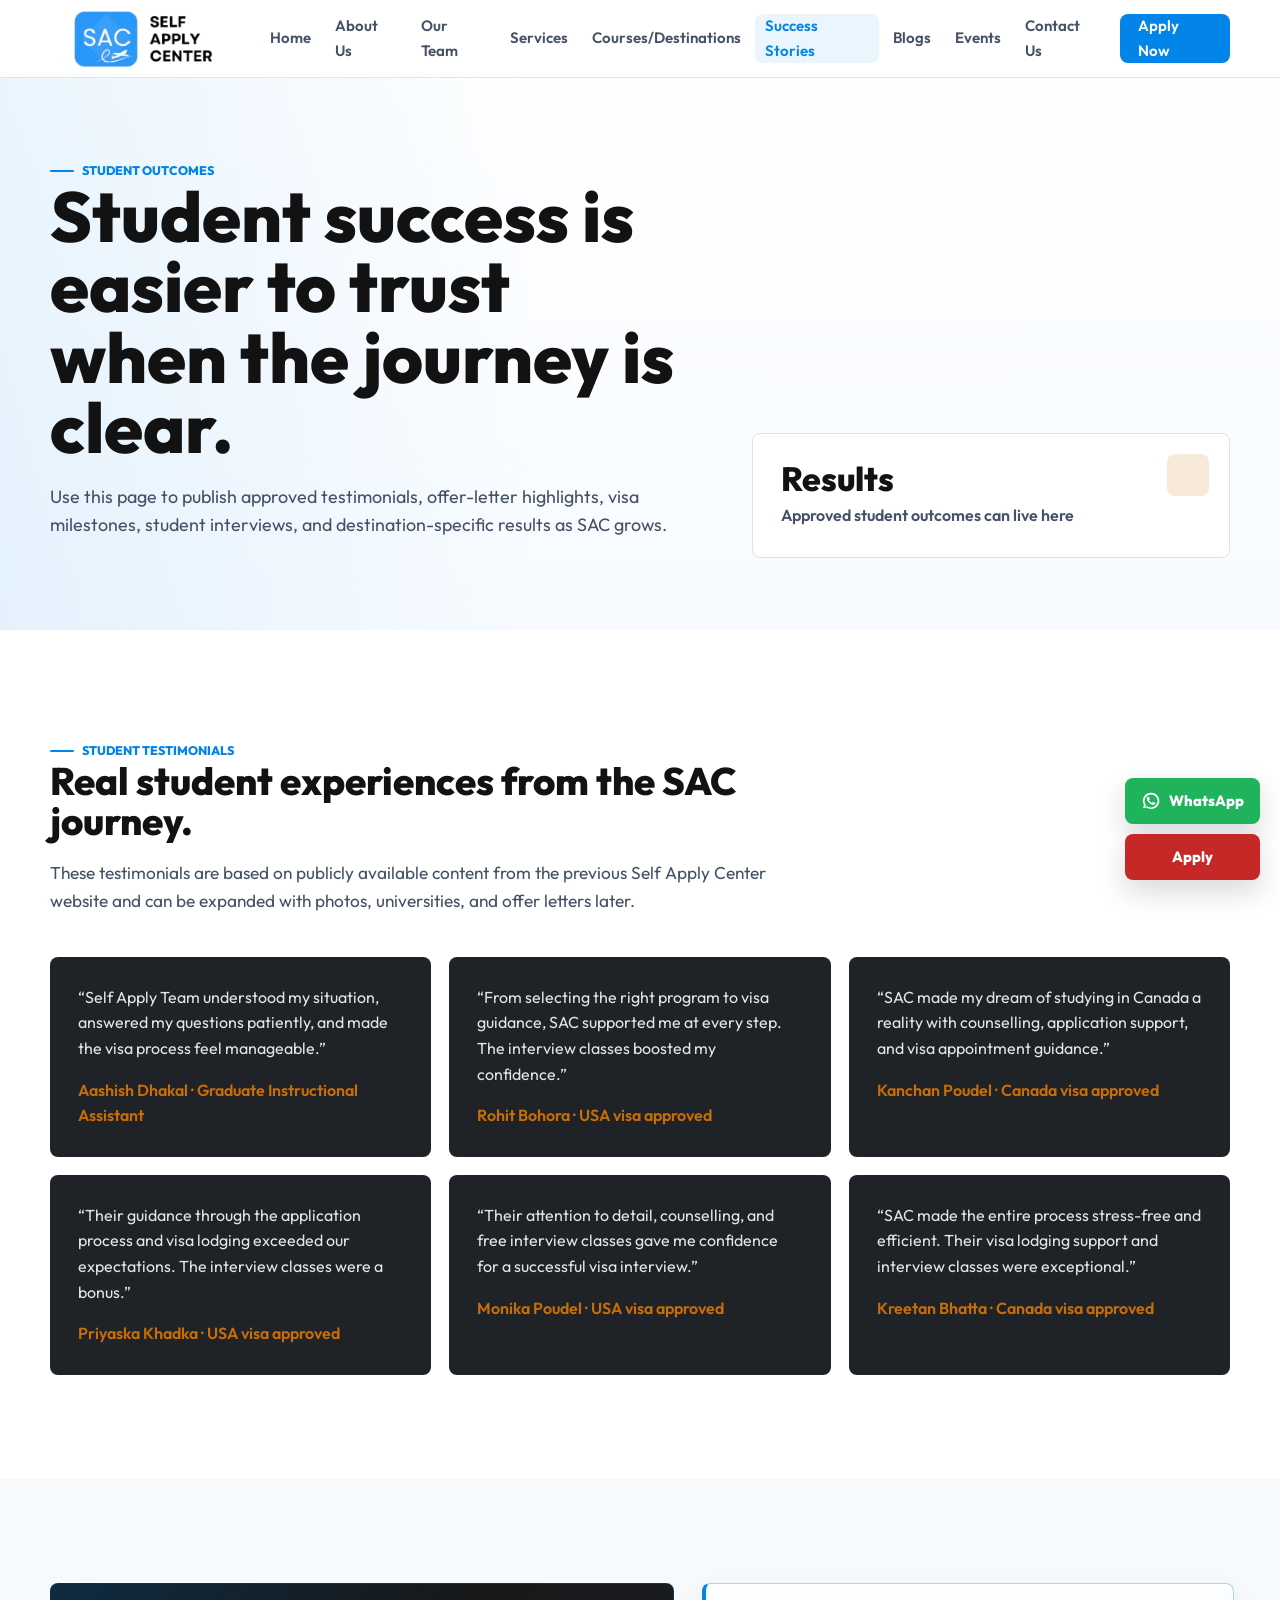
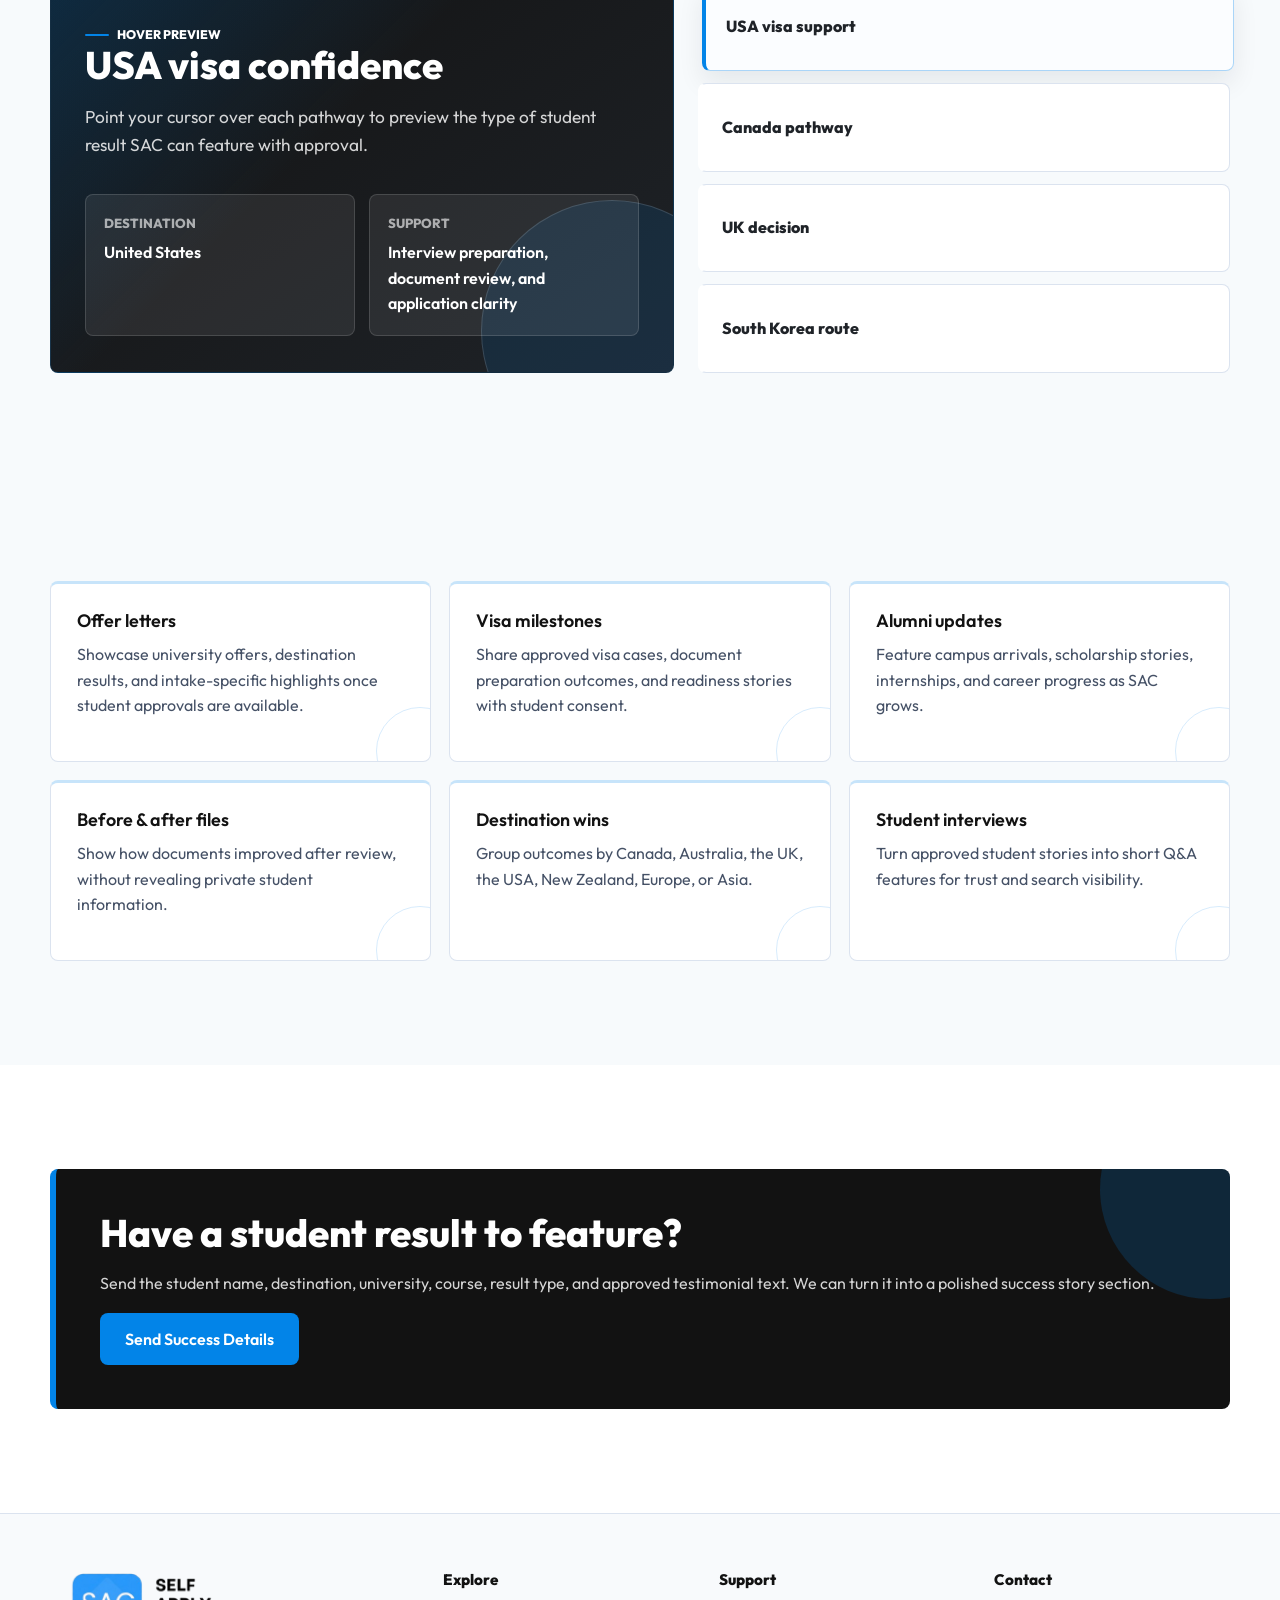
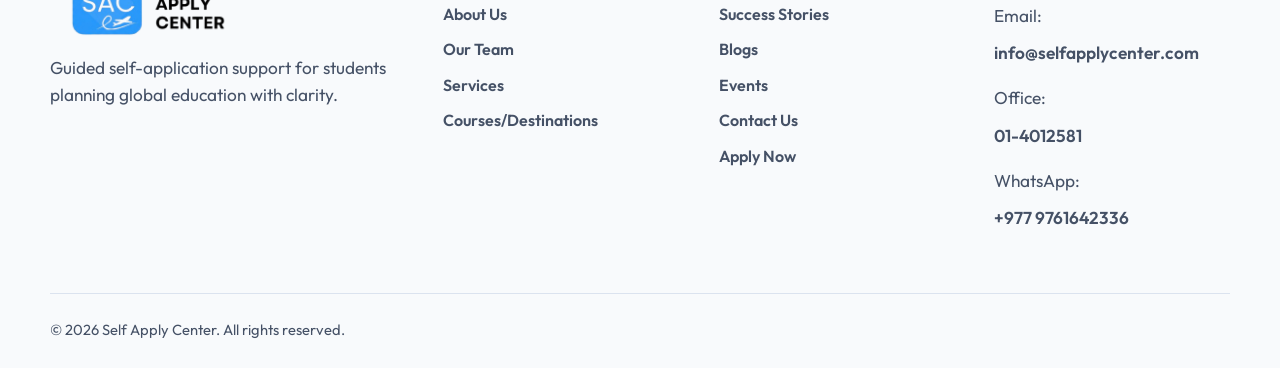
<file: self-apply-center-previous-website-only/success-stories.html>
<!DOCTYPE html>
<html lang="en">
  <head>
    <meta charset="UTF-8" />
    <meta name="viewport" content="width=device-width, initial-scale=1.0" />
    <title>Success Stories | Self Apply Center</title>
    <link rel="preconnect" href="https://fonts.googleapis.com" />
    <link rel="preconnect" href="https://fonts.gstatic.com" crossorigin />
    <link href="https://fonts.googleapis.com/css2?family=Outfit:wght@400;600;800&display=swap" rel="stylesheet" />
    <link rel="stylesheet" href="styles.css" />
  </head>
  <body>
    <header class="site-header">
      <nav class="nav-shell" aria-label="Main navigation">
        <a class="brand" href="index.html"><img class="brand-logo" src="assets/sac-logo.png" alt="Self Apply Center logo" /><span class="brand-copy"><strong>Self Apply Center</strong><span>Apply with clarity</span></span></a>
        <button class="nav-toggle" type="button" aria-expanded="false" aria-controls="primary-nav"><span class="sr-only">Toggle navigation</span><span></span><span></span><span></span></button>
        <div class="nav-links" id="primary-nav">
          <a href="index.html">Home</a><a href="about.html">About Us</a><a href="our-team.html">Our Team</a><a href="services.html">Services</a><a href="destinations.html">Courses/Destinations</a><a href="success-stories.html">Success Stories</a><a href="blog.html">Blogs</a><a href="events.html">Events</a><a href="contact.html">Contact Us</a><a class="nav-cta" href="https://sac.osom.global/1/student" target="_blank" rel="noopener">Apply Now</a>
        </div>
      </nav>
    </header>

    <main>
      <section class="page-hero">
        <div class="section-inner page-hero-grid">
          <div>
            <span class="eyebrow">Student outcomes</span>
            <h1>Student success is easier to trust when the journey is clear.</h1>
            <p>Use this page to publish approved testimonials, offer-letter highlights, visa milestones, student interviews, and destination-specific results as SAC grows.</p>
          </div>
          <div class="page-card"><strong>Results</strong><span>Approved student outcomes can live here</span></div>
        </div>
      </section>

      <section class="section-pad">
        <div class="section-inner">
          <div class="section-heading">
            <span class="eyebrow">Student testimonials</span>
            <h2>Real student experiences from the SAC journey.</h2>
            <p>
              These testimonials are based on publicly available content from the previous Self Apply
              Center website and can be expanded with photos, universities, and offer letters later.
            </p>
          </div>
          <div class="quote-grid">
            <article class="quote-card"><p>“Self Apply Team understood my situation, answered my questions patiently, and made the visa process feel manageable.”</p><cite>Aashish Dhakal · Graduate Instructional Assistant</cite></article>
            <article class="quote-card"><p>“From selecting the right program to visa guidance, SAC supported me at every step. The interview classes boosted my confidence.”</p><cite>Rohit Bohora · USA visa approved</cite></article>
            <article class="quote-card"><p>“SAC made my dream of studying in Canada a reality with counselling, application support, and visa appointment guidance.”</p><cite>Kanchan Poudel · Canada visa approved</cite></article>
            <article class="quote-card"><p>“Their guidance through the application process and visa lodging exceeded our expectations. The interview classes were a bonus.”</p><cite>Priyaska Khadka · USA visa approved</cite></article>
            <article class="quote-card"><p>“Their attention to detail, counselling, and free interview classes gave me confidence for a successful visa interview.”</p><cite>Monika Poudel · USA visa approved</cite></article>
            <article class="quote-card"><p>“SAC made the entire process stress-free and efficient. Their visa lodging support and interview classes were exceptional.”</p><cite>Kreetan Bhatta · Canada visa approved</cite></article>
          </div>
        </div>
      </section>

      <section class="feature-band section-pad">
        <div class="section-inner story-switcher">
          <div class="story-screen" aria-live="polite">
            <span class="eyebrow">Hover preview</span>
            <h2 data-story-title>USA visa confidence</h2>
            <p data-story-copy>Point your cursor over each pathway to preview the type of student result SAC can feature with approval.</p>
            <dl>
              <div><dt>Destination</dt><dd data-story-destination>United States</dd></div>
              <div><dt>Support</dt><dd data-story-support>Interview preparation, document review, and application clarity</dd></div>
            </dl>
          </div>
          <div class="story-options" aria-label="Success story previews">
            <button type="button" data-story-preview data-title="USA visa confidence" data-destination="United States" data-support="Interview preparation, document review, and application clarity" data-copy="Students can see how SAC helped build confidence before visa interviews and final document submission.">USA visa support</button>
            <button type="button" data-story-preview data-title="Canada application clarity" data-destination="Canada" data-support="Program selection, application support, and visa appointment guidance" data-copy="Feature students who moved from confusion to a clearer Canada application route with SAC support.">Canada pathway</button>
            <button type="button" data-story-preview data-title="UK course decision" data-destination="United Kingdom" data-support="Course comparison, document readiness, and offer-stage planning" data-copy="Show how students compare shorter UK programs and prepare stronger files before applying.">UK decision</button>
            <button type="button" data-story-preview data-title="South Korea opportunity" data-destination="South Korea" data-support="Technology, business, language, scholarship, and intake planning" data-copy="Highlight South Korea as a modern pathway for students exploring Asian universities and career-focused programs.">South Korea route</button>
          </div>
        </div>
      </section>

      <section class="feature-band section-pad">
        <div class="section-inner content-grid">
          <article class="content-card"><h3>Offer letters</h3><p>Showcase university offers, destination results, and intake-specific highlights once student approvals are available.</p></article>
          <article class="content-card"><h3>Visa milestones</h3><p>Share approved visa cases, document preparation outcomes, and readiness stories with student consent.</p></article>
          <article class="content-card"><h3>Alumni updates</h3><p>Feature campus arrivals, scholarship stories, internships, and career progress as SAC grows.</p></article>
          <article class="content-card"><h3>Before &amp; after files</h3><p>Show how documents improved after review, without revealing private student information.</p></article>
          <article class="content-card"><h3>Destination wins</h3><p>Group outcomes by Canada, Australia, the UK, the USA, New Zealand, Europe, or Asia.</p></article>
          <article class="content-card"><h3>Student interviews</h3><p>Turn approved student stories into short Q&amp;A features for trust and search visibility.</p></article>
        </div>
      </section>

      <section class="section-pad">
        <div class="section-inner mini-cta">
          <h2>Have a student result to feature?</h2>
          <p>Send the student name, destination, university, course, result type, and approved testimonial text. We can turn it into a polished success story section.</p>
          <a class="button button-primary" href="contact.html">Send Success Details</a>
        </div>
      </section>
    </main>

    <footer class="site-footer">
      <div class="section-inner footer-grid">
        <div><a class="brand footer-brand" href="index.html"><img class="brand-logo" src="assets/sac-logo.png" alt="Self Apply Center logo" /><span class="brand-copy"><strong>Self Apply Center</strong><span>Apply with clarity</span></span></a><p>Guided self-application support for students planning global education with clarity.</p></div>
        <div><h2>Explore</h2><a href="about.html">About Us</a><a href="our-team.html">Our Team</a><a href="services.html">Services</a><a href="destinations.html">Courses/Destinations</a></div>
        <div><h2>Support</h2><a href="success-stories.html">Success Stories</a><a href="blog.html">Blogs</a><a href="events.html">Events</a><a href="contact.html">Contact Us</a><a href="https://sac.osom.global/1/student" target="_blank" rel="noopener">Apply Now</a></div>
        <div><h2>Contact</h2><p>Email: <a href="mailto:info@selfapplycenter.com">info@selfapplycenter.com</a></p><p>Office: <a href="tel:+977014012581">01-4012581</a></p><p>WhatsApp: <a href="https://wa.me/9779761642336" target="_blank" rel="noopener">+977 9761642336</a></p></div>
      </div>
      <div class="section-inner footer-bottom"><p>&copy; 2026 Self Apply Center. All rights reserved.</p></div>
    </footer>
    <div class="floating-actions" aria-label="Quick contact actions">
      <a class="floating-action floating-whatsapp" href="https://wa.me/9779761642336?text=Hello%20Self%20Apply%20Center%2C%20I%20want%20to%20ask%20about%20studying%20abroad." target="_blank" rel="noopener" aria-label="Chat with Self Apply Center on WhatsApp">
        <svg viewBox="0 0 24 24" aria-hidden="true"><path d="M12 2.1a9.7 9.7 0 0 0-8.4 14.6l-1.1 4.1 4.2-1.1A9.7 9.7 0 1 0 12 2.1Zm0 17.6a7.8 7.8 0 0 1-4-1.1l-.3-.2-2.5.7.7-2.4-.2-.3A7.8 7.8 0 1 1 12 19.7Zm4.4-5.8c-.2-.1-1.4-.7-1.6-.8s-.4-.1-.6.1c-.2.2-.6.8-.8.9-.1.2-.3.2-.5.1a6.4 6.4 0 0 1-3.2-2.8c-.2-.3 0-.4.1-.6l.4-.5c.1-.2.2-.3.3-.5.1-.2 0-.4 0-.5s-.6-1.4-.8-1.9c-.2-.5-.4-.4-.6-.4h-.5c-.2 0-.5.1-.7.3-.2.2-.9.9-.9 2.1s.9 2.5 1 2.7c.1.2 1.8 2.8 4.4 3.9.6.3 1.1.4 1.5.5.6.2 1.2.1 1.6.1.5-.1 1.4-.6 1.6-1.1.2-.6.2-1 .1-1.1-.1-.2-.3-.2-.5-.3Z"/></svg>
        <span>WhatsApp</span>
      </a>
      <a class="floating-action floating-apply" href="https://sac.osom.global/1/student" target="_blank" rel="noopener" aria-label="Start your SAC application">Apply</a>
    </div>

    <script src="script.js"></script>
  </body>
</html>
</file>
<file: self-apply-center-previous-website-only/styles.css>
:root {
  --navy-950: #121212;
  --navy-900: #1f2328;
  --navy-800: #30363d;
  --blue-600: #0284e8;
  --teal-500: #0284e8;
  --gold-400: #c96d05;
  --coral-500: #c62828;
  --brand-blue: #0284e8;
  --brand-orange: #c96d05;
  --brand-red: #c62828;
  --gray-950: #111827;
  --gray-700: #455166;
  --gray-500: #6b768a;
  --gray-200: #dbe3ef;
  --gray-100: #eef3f8;
  --white: #ffffff;
  --shadow-soft: 0 18px 44px rgba(17, 24, 39, 0.1);
  --shadow-card: 0 10px 28px rgba(17, 24, 39, 0.08);
  --radius: 8px;
  --header-height: 78px;
}

* {
  box-sizing: border-box;
}

html {
  scroll-behavior: smooth;
  scroll-padding-top: calc(var(--header-height) + 20px);
}

body {
  margin: 0;
  color: var(--gray-950);
  font-family: "Outfit", system-ui, -apple-system, BlinkMacSystemFont, "Segoe UI", sans-serif;
  font-weight: 400;
  line-height: 1.6;
  background: var(--white);
}

body.nav-open {
  overflow: hidden;
}

body {
  padding-bottom: env(safe-area-inset-bottom);
}

body::before {
  content: "";
  position: fixed;
  inset: 0;
  z-index: 0;
  pointer-events: none;
  background:
    radial-gradient(
      520px circle at var(--cursor-x, 50%) var(--cursor-y, 20%),
      rgba(2, 132, 232, 0.12),
      rgba(201, 109, 5, 0.055) 28%,
      transparent 58%
    );
  opacity: 0;
  transition: opacity 220ms ease;
}

body.has-pointer::before {
  opacity: 1;
}

body > * {
  position: relative;
  z-index: 1;
}

img,
svg {
  display: block;
}

a {
  color: inherit;
  text-decoration: none;
}

button,
input,
textarea {
  font: inherit;
}

.sr-only {
  position: absolute;
  width: 1px;
  height: 1px;
  padding: 0;
  margin: -1px;
  overflow: hidden;
  clip: rect(0, 0, 0, 0);
  white-space: nowrap;
  border: 0;
}

.section-inner {
  width: min(1180px, calc(100% - 40px));
  margin: 0 auto;
}

.section-pad {
  padding: 104px 0;
}

.section-band {
  position: relative;
}

.reveal-on-scroll {
  opacity: 0;
  transform: translateY(24px);
  transition: opacity 640ms ease, transform 640ms ease;
}

.reveal-on-scroll.is-visible {
  opacity: 1;
  transform: translateY(0);
}

.site-header {
  position: fixed;
  inset: 0 0 auto;
  z-index: 50;
  height: var(--header-height);
  background: rgba(255, 255, 255, 0.96);
  border-bottom: 1px solid rgba(219, 227, 239, 0.9);
  backdrop-filter: blur(14px);
}

.nav-shell {
  width: min(1180px, calc(100% - 40px));
  height: 100%;
  margin: 0 auto;
  display: flex;
  align-items: center;
  justify-content: space-between;
  gap: 24px;
}

.brand {
  display: inline-flex;
  align-items: center;
  gap: 10px;
  min-width: max-content;
}

.brand-logo {
  width: 186px;
  height: 58px;
  border-radius: 8px;
  object-fit: contain;
  background: transparent;
  padding: 0;
  box-shadow: none;
}

.brand-copy {
  display: none;
  gap: 1px;
}

.brand-copy strong {
  color: var(--navy-950);
  font-size: 0.98rem;
  font-weight: 800;
  line-height: 1.15;
}

.brand-copy span {
  color: var(--gray-500);
  font-size: 0.76rem;
  font-weight: 600;
}

.nav-links {
  display: flex;
  align-items: center;
  justify-content: flex-end;
  gap: 4px;
}

.nav-links a {
  min-height: 44px;
  display: inline-flex;
  align-items: center;
  justify-content: center;
  padding: 0 10px;
  border-radius: 8px;
  color: var(--gray-700);
  font-size: 0.94rem;
  font-weight: 600;
  transition: color 180ms ease, background 180ms ease, transform 180ms ease;
}

.nav-links a:hover {
  color: var(--navy-900);
  background: var(--gray-100);
}

.nav-links a.is-active {
  color: var(--brand-blue);
  background: rgba(2, 132, 232, 0.08);
}

.nav-links .nav-cta {
  margin-left: 8px;
  padding: 0 18px;
  color: var(--white);
  background: var(--brand-blue);
  box-shadow: none;
}

.nav-links .nav-cta:hover {
  color: var(--white);
  background: var(--brand-red);
  transform: translateY(-1px);
}

.nav-toggle {
  display: none;
  width: 44px;
  height: 44px;
  place-items: center;
  border: 1px solid var(--gray-200);
  border-radius: 8px;
  background: var(--white);
  cursor: pointer;
}

.nav-toggle span:not(.sr-only) {
  width: 20px;
  height: 2px;
  background: var(--navy-900);
  border-radius: 99px;
}

.hero {
  padding: calc(var(--header-height) + 70px) 0 78px;
  overflow: hidden;
  background:
    linear-gradient(90deg, rgba(2, 132, 232, 0.08), transparent 34%),
    linear-gradient(180deg, #ffffff 0%, #f7fbff 100%);
}

.hero::after {
  content: "";
  position: absolute;
  left: 0;
  right: 0;
  bottom: 0;
  height: 1px;
  background: rgba(219, 227, 239, 0.9);
}

.hero-grid {
  display: grid;
  grid-template-columns: minmax(0, 0.94fr) minmax(420px, 1.06fr);
  gap: 64px;
  align-items: center;
}

.eyebrow {
  display: inline-flex;
  align-items: center;
  gap: 8px;
  color: var(--blue-600);
  font-size: 0.78rem;
  font-weight: 800;
  letter-spacing: 0;
  text-transform: uppercase;
}

.eyebrow::before {
  content: "";
  width: 24px;
  height: 2px;
  border-radius: 99px;
  background: var(--teal-500);
}

h1,
h2,
h3,
p {
  margin-top: 0;
}

h1 {
  max-width: 760px;
  margin-bottom: 22px;
  color: var(--navy-950);
  font-size: clamp(2.85rem, 5.8vw, 4.9rem);
  font-weight: 800;
  line-height: 1;
  letter-spacing: 0;
}

h2 {
  margin-bottom: 18px;
  color: var(--navy-950);
  font-size: clamp(1.9rem, 3vw, 3rem);
  font-weight: 800;
  line-height: 1.05;
  letter-spacing: 0;
}

h3 {
  margin-bottom: 10px;
  color: var(--navy-950);
  font-size: 1.12rem;
  font-weight: 600;
  line-height: 1.24;
}

.hero-copy p,
.section-heading p,
.why-copy > p,
.contact-copy p,
.site-footer p {
  color: var(--gray-700);
  font-size: 1.08rem;
}

.hero-copy > p {
  max-width: 600px;
  margin-bottom: 32px;
}

.hero-actions {
  display: flex;
  flex-wrap: wrap;
  gap: 14px;
  margin-bottom: 38px;
}

.button {
  min-height: 52px;
  display: inline-flex;
  align-items: center;
  justify-content: center;
  padding: 0 24px;
  border: 1px solid transparent;
  border-radius: 8px;
  font-weight: 600;
  line-height: 1;
  transition: transform 180ms ease, box-shadow 180ms ease, background 180ms ease, color 180ms ease;
}

.button:hover {
  transform: translateY(-1px);
}

.button-primary {
  color: var(--white);
  background: var(--brand-blue);
  box-shadow: none;
}

.button-primary:hover {
  background: var(--brand-red);
  box-shadow: none;
}

.button-outline {
  color: var(--navy-900);
  border-color: rgba(12, 33, 67, 0.22);
  background: var(--white);
}

.button-outline:hover {
  border-color: var(--teal-500);
  background: var(--white);
}

.hero-metrics {
  display: grid;
  grid-template-columns: repeat(3, minmax(0, 1fr));
  gap: 16px;
  max-width: 560px;
  margin: 0;
}

.hero-metrics div {
  padding: 16px 18px;
  border: 1px solid rgba(219, 227, 239, 0.9);
  border-radius: 8px;
  background: var(--white);
}

.hero-metrics dt {
  color: var(--navy-900);
  font-size: 1.2rem;
  font-weight: 800;
  line-height: 1.1;
}

.hero-metrics dd {
  margin: 4px 0 0;
  color: var(--gray-500);
  font-size: 0.9rem;
  font-weight: 600;
}

.hero-media {
  position: relative;
  isolation: isolate;
}

.hero-media::before {
  content: "";
  position: absolute;
  inset: 8% -4% -4% 8%;
  z-index: -1;
  border-radius: 8px;
  background: #eef6fd;
}

.hero-media::after {
  content: "";
  position: absolute;
  top: -24px;
  right: -18px;
  z-index: -1;
  width: 132px;
  height: 132px;
  border: 1px solid rgba(2, 132, 232, 0.28);
  border-radius: 8px;
  background:
    linear-gradient(90deg, rgba(2, 132, 232, 0.12) 1px, transparent 1px),
    linear-gradient(180deg, rgba(2, 132, 232, 0.12) 1px, transparent 1px);
  background-size: 18px 18px;
}

.hero-media img {
  width: 100%;
  aspect-ratio: 1.18 / 1;
  object-fit: cover;
  border: 1px solid rgba(219, 227, 239, 0.9);
  border-radius: 8px;
  box-shadow: 0 18px 42px rgba(17, 24, 39, 0.12);
}

.status-panel {
  position: absolute;
  right: 24px;
  bottom: 24px;
  display: grid;
  grid-template-columns: auto 1fr;
  column-gap: 10px;
  min-width: 220px;
  padding: 16px;
  border: 1px solid rgba(219, 227, 239, 0.86);
  border-radius: 8px;
  background: rgba(255, 255, 255, 0.88);
  box-shadow: 0 20px 46px rgba(12, 33, 67, 0.16);
  backdrop-filter: blur(16px);
}

.status-dot {
  grid-row: span 2;
  align-self: center;
  width: 12px;
  height: 12px;
  border-radius: 999px;
  background: var(--teal-500);
  box-shadow: 0 0 0 6px rgba(2, 132, 232, 0.12);
}

.status-panel strong {
  color: var(--navy-950);
  font-size: 0.98rem;
  font-weight: 800;
  line-height: 1.1;
}

.status-panel small {
  color: var(--gray-500);
  font-size: 0.82rem;
  font-weight: 600;
}

.trust-strip {
  padding: 20px 0;
  background: var(--brand-blue);
}

.trust-grid {
  display: grid;
  grid-template-columns: repeat(4, minmax(0, 1fr));
  gap: 16px;
}

.trust-grid span {
  color: rgba(255, 255, 255, 0.88);
  font-size: 0.92rem;
  font-weight: 600;
  text-align: center;
}

.section-heading {
  max-width: 760px;
  margin-bottom: 42px;
}

.section-heading.compact {
  margin-bottom: 0;
}

.service-grid {
  display: grid;
  grid-template-columns: repeat(4, minmax(0, 1fr));
  gap: 18px;
}

.service-card {
  position: relative;
  min-height: 310px;
  padding: 28px 26px;
  border: 1px solid var(--gray-200);
  border-top: 3px solid transparent;
  border-radius: 8px;
  background: var(--white);
  box-shadow: none;
  transition: transform 180ms ease, box-shadow 180ms ease, border-color 180ms ease;
  overflow: hidden;
}

.service-card::before,
.content-card::before,
.team-card::before,
.quote-card::before,
.page-card::before {
  content: "";
  position: absolute;
  inset: 0;
  pointer-events: none;
  background:
    radial-gradient(
      220px circle at var(--card-x, 50%) var(--card-y, 20%),
      rgba(2, 132, 232, 0.15),
      transparent 58%
    );
  opacity: 0;
  transition: opacity 180ms ease;
}

.service-card:hover::before,
.content-card:hover::before,
.team-card:hover::before,
.quote-card:hover::before,
.page-card:hover::before {
  opacity: 1;
}

.service-card::after,
.content-card::after,
.team-card::after {
  content: "";
  position: absolute;
  right: -34px;
  bottom: -34px;
  width: 86px;
  height: 86px;
  border: 1px solid rgba(2, 132, 232, 0.16);
  border-radius: 999px;
  transition: transform 180ms ease, border-color 180ms ease;
}

.service-card:hover {
  transform: translateY(-5px);
  border-color: rgba(2, 132, 232, 0.28);
  border-top-color: var(--brand-blue);
  box-shadow: 0 10px 26px rgba(17, 24, 39, 0.08);
}

.service-card:hover::after,
.content-card:hover::after,
.team-card:hover::after {
  transform: translate(-8px, -8px);
  border-color: rgba(198, 40, 40, 0.22);
}

.card-icon {
  display: grid;
  width: 46px;
  height: 46px;
  place-items: center;
  margin-bottom: 26px;
  border-radius: 8px;
  color: var(--navy-900);
  background: rgba(2, 132, 232, 0.1);
  font-size: 0.85rem;
  font-weight: 800;
}

.service-card p,
.value-list p {
  margin-bottom: 0;
  color: var(--gray-700);
}

.why {
  overflow: hidden;
  background: #f7fafc;
}

.why-grid {
  display: grid;
  grid-template-columns: minmax(360px, 0.92fr) minmax(0, 1.08fr);
  gap: 72px;
  align-items: center;
}

.why-visual {
  position: relative;
  min-height: 520px;
  border-radius: 8px;
  background:
    linear-gradient(135deg, rgba(18, 18, 18, 0.96), rgba(31, 35, 40, 0.96)),
    linear-gradient(90deg, rgba(2, 132, 232, 0.2), rgba(201, 109, 5, 0.16));
  box-shadow: 0 18px 42px rgba(17, 24, 39, 0.14);
  overflow: hidden;
}

.why-visual::before {
  content: "";
  position: absolute;
  inset: 22px;
  border: 1px solid rgba(255, 255, 255, 0.16);
  border-radius: 8px;
}

.dashboard-card {
  position: absolute;
  border: 1px solid rgba(255, 255, 255, 0.22);
  border-radius: 8px;
  background: rgba(255, 255, 255, 0.12);
  box-shadow: 0 26px 58px rgba(0, 0, 0, 0.18);
  backdrop-filter: blur(16px);
}

.dashboard-card span {
  display: block;
  color: rgba(255, 255, 255, 0.72);
  font-weight: 600;
}

.dashboard-card strong {
  display: block;
  color: var(--white);
  font-weight: 800;
}

.main-dash {
  left: 10%;
  right: 10%;
  top: 24%;
  padding: 28px;
}

.main-dash strong {
  margin: 10px 0 24px;
  font-size: 1.8rem;
}

.progress-row {
  height: 12px;
  margin-top: 14px;
  border-radius: 999px;
  background: rgba(255, 255, 255, 0.14);
  overflow: hidden;
}

.progress-row span {
  width: 82%;
  height: 100%;
  border-radius: inherit;
  background: linear-gradient(90deg, var(--brand-blue), var(--brand-orange));
}

.progress-row.short span {
  width: 56%;
}

.progress-row.mid span {
  width: 70%;
}

.float-dash {
  left: 7%;
  bottom: 16%;
  padding: 20px;
  min-width: 150px;
}

.float-dash strong {
  color: var(--gold-400);
  font-size: 2.1rem;
  line-height: 1;
}

.note-dash {
  right: 8%;
  bottom: 11%;
  padding: 18px 20px;
  min-width: 210px;
}

.why-copy > p {
  margin-bottom: 28px;
}

.journey {
  background: var(--white);
}

.journey-board {
  position: relative;
  display: grid;
  grid-template-columns: repeat(5, minmax(0, 1fr));
  gap: 14px;
  padding: 18px;
  border: 1px solid var(--gray-200);
  border-radius: 8px;
  background:
    linear-gradient(90deg, rgba(2, 132, 232, 0.08), transparent 32%),
    #f8fafc;
}

.journey-board::before {
  content: "";
  position: absolute;
  left: 7%;
  right: 7%;
  top: 64px;
  height: 2px;
  background: linear-gradient(90deg, var(--brand-blue), var(--brand-orange), var(--brand-red));
}

.journey-step {
  position: relative;
  z-index: 1;
  min-height: 230px;
  padding: 24px 20px;
  border: 1px solid var(--gray-200);
  border-radius: 8px;
  background: var(--white);
  transition: transform 180ms ease, border-color 180ms ease, box-shadow 180ms ease;
}

.journey-step:hover {
  transform: translateY(-4px);
  border-color: rgba(2, 132, 232, 0.32);
  box-shadow: 0 12px 28px rgba(17, 24, 39, 0.08);
}

.journey-number {
  display: grid;
  width: 44px;
  height: 44px;
  place-items: center;
  margin-bottom: 28px;
  border-radius: 8px;
  color: var(--white);
  background: var(--brand-blue);
  font-size: 0.82rem;
  font-weight: 800;
}

.journey-step:nth-child(2) .journey-number,
.journey-step:nth-child(5) .journey-number {
  background: var(--brand-orange);
}

.journey-step:nth-child(3) .journey-number {
  background: var(--brand-red);
}

.journey-step h3 {
  margin-bottom: 8px;
}

.journey-step p {
  margin-bottom: 0;
  color: var(--gray-700);
  font-size: 0.96rem;
}

.value-list {
  display: grid;
  gap: 18px;
}

.value-list div {
  padding: 20px 0 20px 22px;
  border-left: 3px solid var(--teal-500);
}

.destinations {
  background: var(--white);
}

.destinations-grid {
  display: grid;
  grid-template-columns: minmax(0, 0.9fr) minmax(0, 1.1fr);
  gap: 60px;
  align-items: center;
}

.destination-list {
  display: flex;
  flex-wrap: wrap;
  gap: 12px;
}

.destination-list span,
.destination-list a {
  display: inline-flex;
  padding: 12px 16px;
  border: 1px solid var(--gray-200);
  border-radius: 8px;
  color: var(--navy-900);
  background: #fbfdff;
  font-weight: 600;
  box-shadow: 0 8px 20px rgba(12, 33, 67, 0.05);
}

.destination-list a:hover {
  border-color: rgba(2, 132, 232, 0.28);
  color: var(--blue-600);
}

.inline-button {
  margin-top: 28px;
}

.page-hero {
  padding: calc(var(--header-height) + 76px) 0 72px;
  background:
    linear-gradient(90deg, rgba(2, 132, 232, 0.08), transparent 42%),
    linear-gradient(180deg, #ffffff, #f7fbff);
}

.page-hero-grid {
  display: grid;
  grid-template-columns: minmax(0, 0.95fr) minmax(300px, 0.7fr);
  gap: 54px;
  align-items: end;
}

.page-hero h1 {
  margin-bottom: 20px;
  font-size: clamp(2.8rem, 5.5vw, 5rem);
}

.page-hero p {
  max-width: 720px;
  color: var(--gray-700);
  font-size: 1.12rem;
}

.page-card {
  position: relative;
  padding: 28px;
  border: 1px solid var(--gray-200);
  border-radius: 8px;
  background: var(--white);
  box-shadow: none;
  overflow: hidden;
}

.page-card::after {
  content: "";
  position: absolute;
  right: 20px;
  top: 20px;
  width: 42px;
  height: 42px;
  border-radius: 8px;
  background: rgba(201, 109, 5, 0.14);
}

.page-card strong {
  display: block;
  color: var(--navy-950);
  font-size: 2.1rem;
  font-weight: 800;
  line-height: 1;
}

.page-card span {
  display: block;
  margin-top: 8px;
  color: var(--gray-700);
  font-weight: 600;
}

.destination-hero-card {
  background:
    linear-gradient(135deg, rgba(2, 132, 232, 0.08), transparent 48%),
    var(--white);
}

.hero-checks {
  display: grid;
  gap: 10px;
  margin: 22px 0 0;
  padding: 0;
  list-style: none;
}

.hero-checks li {
  position: relative;
  padding-left: 24px;
  color: var(--gray-700);
  font-weight: 600;
}

.hero-checks li::before {
  content: "";
  position: absolute;
  left: 0;
  top: 9px;
  width: 10px;
  height: 10px;
  border-radius: 3px;
  background: var(--brand-blue);
}

.content-grid {
  display: grid;
  grid-template-columns: repeat(3, minmax(0, 1fr));
  gap: 18px;
}

.filter-panel {
  display: grid;
  grid-template-columns: minmax(280px, 1fr) auto;
  gap: 16px;
  align-items: end;
  margin: -12px 0 30px;
  padding: 18px;
  border: 1px solid var(--gray-200);
  border-radius: 8px;
  background: #f8fafc;
}

.filter-search {
  display: grid;
  gap: 8px;
}

.filter-search span {
  color: var(--navy-900);
  font-size: 0.9rem;
  font-weight: 600;
}

.filter-search input {
  width: 100%;
  min-height: 46px;
  border: 1px solid var(--gray-200);
  border-radius: 8px;
  padding: 0 14px;
  color: var(--navy-950);
  background: var(--white);
  outline: none;
}

.filter-search input:focus {
  border-color: var(--brand-blue);
  box-shadow: 0 0 0 4px rgba(2, 132, 232, 0.1);
}

.filter-buttons {
  display: flex;
  flex-wrap: wrap;
  gap: 8px;
}

.filter-button {
  min-height: 46px;
  border: 1px solid var(--gray-200);
  border-radius: 8px;
  padding: 0 14px;
  color: var(--gray-700);
  background: var(--white);
  font-weight: 600;
  cursor: pointer;
}

.filter-button:hover,
.filter-button.is-active {
  color: var(--white);
  border-color: var(--brand-blue);
  background: var(--brand-blue);
}

.content-card {
  position: relative;
  padding: 26px;
  border: 1px solid var(--gray-200);
  border-top: 3px solid rgba(2, 132, 232, 0.22);
  border-radius: 8px;
  background: var(--white);
  box-shadow: none;
  overflow: hidden;
  transition: transform 180ms ease, border-color 180ms ease, box-shadow 180ms ease;
}

.content-card:hover {
  transform: translateY(-5px);
  border-color: rgba(2, 132, 232, 0.28);
  box-shadow: 0 10px 24px rgba(17, 24, 39, 0.07);
}

.content-card p,
.content-card li {
  color: var(--gray-700);
}

.content-card .eyebrow {
  margin-bottom: 18px;
}

.content-card ul {
  margin: 16px 0 0;
  padding-left: 20px;
}

.blog-grid {
  align-items: stretch;
}

.blog-card {
  min-height: 360px;
  display: flex;
  flex-direction: column;
}

.blog-card ul {
  margin-top: 18px;
  padding-top: 18px;
  border-top: 1px solid var(--gray-200);
}

.blog-card .text-link {
  margin-top: auto;
  padding-top: 18px;
}

.blog-tag {
  display: inline-flex;
  width: fit-content;
  min-height: 30px;
  align-items: center;
  margin-bottom: 18px;
  padding: 0 10px;
  border-radius: 8px;
  color: var(--brand-blue);
  background: rgba(2, 132, 232, 0.1);
  font-size: 0.78rem;
  font-weight: 800;
}

.blog-card:nth-child(2n) .blog-tag {
  color: var(--brand-orange);
  background: rgba(201, 109, 5, 0.12);
}

.blog-card:nth-child(3n) .blog-tag {
  color: var(--brand-red);
  background: rgba(198, 40, 40, 0.1);
}

.destination-card-grid {
  align-items: stretch;
}

.destination-card {
  min-height: 338px;
  display: flex;
  flex-direction: column;
}

.featured-destination {
  border-top-color: var(--brand-blue);
  background:
    linear-gradient(180deg, rgba(2, 132, 232, 0.055), rgba(255, 255, 255, 0) 38%),
    var(--white);
}

.secondary-destination {
  border-top-color: rgba(201, 109, 5, 0.45);
}

.destination-card-top {
  display: flex;
  align-items: center;
  justify-content: space-between;
  gap: 12px;
  margin-bottom: 22px;
}

.country-mark {
  display: grid;
  min-width: 48px;
  height: 48px;
  place-items: center;
  border-radius: 8px;
  color: var(--white);
  background: var(--brand-blue);
  font-size: 0.86rem;
  font-weight: 800;
}

.destination-card:nth-child(2) .country-mark {
  background: var(--brand-red);
}

.destination-card:nth-child(3) .country-mark {
  background: var(--navy-900);
}

.destination-card:nth-child(4) .country-mark {
  background: var(--brand-orange);
}

.secondary-destination .country-mark {
  color: var(--navy-900);
  background: rgba(201, 109, 5, 0.16);
}

.priority-badge,
.secondary-badge {
  display: inline-flex;
  min-height: 30px;
  align-items: center;
  padding: 0 10px;
  border-radius: 8px;
  font-size: 0.78rem;
  font-weight: 800;
}

.priority-badge {
  color: var(--brand-blue);
  background: rgba(2, 132, 232, 0.1);
}

.secondary-badge {
  color: var(--gray-700);
  background: var(--gray-100);
}

.destination-meta {
  display: grid;
  gap: 10px;
  margin: 18px 0 0;
  padding-top: 18px;
  border-top: 1px solid var(--gray-200);
}

.destination-meta div {
  display: grid;
  grid-template-columns: 96px 1fr;
  gap: 12px;
}

.destination-meta dt {
  color: var(--gray-500);
  font-size: 0.84rem;
  font-weight: 600;
}

.destination-meta dd {
  margin: 0;
  color: var(--navy-900);
  font-size: 0.92rem;
  font-weight: 600;
}

.destination-card .text-link {
  margin-top: auto;
  padding-top: 18px;
}

.text-link {
  display: inline-flex;
  margin-top: 16px;
  color: var(--blue-600);
  font-weight: 600;
}

.text-link.inline-link {
  margin-top: 0;
}

.text-link:hover {
  color: var(--navy-900);
}

.event-date {
  display: inline-flex;
  min-height: 42px;
  align-items: center;
  margin-bottom: 18px;
  padding: 0 14px;
  border-radius: 8px;
  color: var(--navy-900);
  background: rgba(201, 109, 5, 0.14);
  font-weight: 800;
}

.feature-band {
  background: #f7fafc;
}

.compare-section {
  background:
    linear-gradient(90deg, rgba(2, 132, 232, 0.07), transparent 34%),
    #ffffff;
}

.comparison-grid {
  display: grid;
  grid-template-columns: repeat(4, minmax(0, 1fr));
  gap: 18px;
}

.comparison-grid article {
  min-height: 244px;
  padding: 26px;
  border: 1px solid var(--gray-200);
  border-radius: 8px;
  background: var(--white);
  box-shadow: 0 10px 26px rgba(17, 24, 39, 0.055);
}

.comparison-grid span {
  display: grid;
  width: 42px;
  height: 42px;
  place-items: center;
  margin-bottom: 22px;
  border-radius: 8px;
  color: var(--white);
  background: var(--brand-blue);
  font-size: 0.8rem;
  font-weight: 800;
}

.comparison-grid article:nth-child(2) span {
  background: var(--brand-orange);
}

.comparison-grid article:nth-child(3) span {
  background: var(--brand-red);
}

.comparison-grid article:nth-child(4) span {
  background: var(--navy-900);
}

.comparison-grid p {
  margin-bottom: 0;
  color: var(--gray-700);
}

.two-col {
  display: grid;
  grid-template-columns: minmax(0, 0.92fr) minmax(0, 1.08fr);
  gap: 60px;
  align-items: center;
}

.destination-cta {
  background: var(--white);
}

.destination-cta-panel {
  display: grid;
  grid-template-columns: minmax(0, 1fr) auto;
  gap: 34px;
  align-items: center;
  padding: 34px;
  border: 1px solid rgba(2, 132, 232, 0.18);
  border-radius: 8px;
  background:
    linear-gradient(90deg, rgba(2, 132, 232, 0.1), transparent 38%),
    #f8fafc;
}

.destination-cta-panel h2 {
  margin-bottom: 12px;
}

.destination-cta-panel p {
  max-width: 680px;
  margin-bottom: 0;
  color: var(--gray-700);
  font-size: 1.05rem;
}

.destination-cta-actions {
  display: flex;
  flex-wrap: wrap;
  gap: 12px;
  justify-content: flex-end;
}


.process-list {
  display: grid;
  gap: 16px;
  counter-reset: process;
}

.process-item {
  position: relative;
  padding: 22px 22px 22px 70px;
  border: 1px solid var(--gray-200);
  border-radius: 8px;
  background: var(--white);
}

.process-item::before {
  counter-increment: process;
  content: counter(process, decimal-leading-zero);
  position: absolute;
  left: 20px;
  top: 22px;
  color: var(--blue-600);
  font-weight: 800;
}

.faq-list {
  display: grid;
  gap: 12px;
}

.faq-list details {
  border: 1px solid var(--gray-200);
  border-radius: 8px;
  background: var(--white);
  overflow: hidden;
}

.faq-list summary {
  min-height: 58px;
  display: flex;
  align-items: center;
  justify-content: space-between;
  gap: 18px;
  padding: 0 18px;
  color: var(--navy-950);
  font-weight: 800;
  cursor: pointer;
}

.faq-list summary::after {
  content: "+";
  color: var(--brand-blue);
  font-size: 1.25rem;
}

.faq-list details[open] summary::after {
  content: "-";
}

.faq-list p {
  margin: 0;
  padding: 0 18px 18px;
  color: var(--gray-700);
}

.quote-grid {
  display: grid;
  grid-template-columns: repeat(3, minmax(0, 1fr));
  gap: 18px;
}

.team-grid {
  display: grid;
  grid-template-columns: repeat(4, minmax(0, 1fr));
  gap: 18px;
}

.team-card {
  position: relative;
  min-height: 300px;
  padding: 26px;
  border: 1px solid var(--gray-200);
  border-top: 3px solid rgba(2, 132, 232, 0.28);
  border-radius: 8px;
  background: var(--white);
  overflow: hidden;
  transition: transform 180ms ease, border-color 180ms ease, box-shadow 180ms ease;
}

.team-card:hover {
  transform: translateY(-5px);
  border-color: rgba(2, 132, 232, 0.32);
  box-shadow: 0 10px 24px rgba(17, 24, 39, 0.07);
}

.team-avatar {
  display: grid;
  width: 66px;
  height: 66px;
  place-items: center;
  margin-bottom: 22px;
  border-radius: 8px;
  color: var(--white);
  background: var(--brand-blue);
  font-size: 1rem;
  font-weight: 800;
}

.team-role {
  display: inline-flex;
  margin-bottom: 12px;
  color: var(--brand-red);
  font-size: 0.82rem;
  font-weight: 800;
  text-transform: uppercase;
}

.team-card p {
  margin-bottom: 0;
  color: var(--gray-700);
}

.quote-card {
  position: relative;
  padding: 28px;
  border-radius: 8px;
  color: var(--white);
  background: #1f2328;
  overflow: hidden;
  transition: transform 180ms ease, box-shadow 180ms ease, background 180ms ease;
}

.quote-card:hover {
  transform: translateY(-5px);
  background: #171b20;
  box-shadow: 0 16px 36px rgba(17, 24, 39, 0.18);
}

.quote-card p {
  position: relative;
  color: rgba(255, 255, 255, 0.88);
}

.quote-card cite {
  position: relative;
  color: var(--gold-400);
  font-style: normal;
  font-weight: 600;
}

.story-switcher {
  display: grid;
  grid-template-columns: minmax(0, 1.08fr) minmax(320px, 0.92fr);
  gap: 24px;
  align-items: stretch;
}

.story-screen {
  position: relative;
  min-height: 390px;
  padding: 34px;
  border: 1px solid rgba(2, 132, 232, 0.18);
  border-radius: 8px;
  color: var(--white);
  background:
    linear-gradient(135deg, rgba(2, 132, 232, 0.22), transparent 42%),
    linear-gradient(145deg, #121212, #1f2328);
  overflow: hidden;
}

.story-screen::after {
  content: "";
  position: absolute;
  right: -70px;
  bottom: -90px;
  width: 260px;
  height: 260px;
  border: 1px solid rgba(255, 255, 255, 0.14);
  border-radius: 999px;
  background: rgba(2, 132, 232, 0.12);
  animation: ctaPulse 6s ease-in-out infinite;
}

.story-screen .eyebrow,
.story-screen h2,
.story-screen p,
.story-screen dl {
  position: relative;
  z-index: 1;
}

.story-screen .eyebrow,
.story-screen h2 {
  color: var(--white);
}

.story-screen p {
  max-width: 620px;
  color: rgba(255, 255, 255, 0.82);
  font-size: 1.08rem;
}

.story-screen dl {
  display: grid;
  grid-template-columns: repeat(2, minmax(0, 1fr));
  gap: 14px;
  margin: 36px 0 0;
}

.story-screen dl div {
  padding: 18px;
  border: 1px solid rgba(255, 255, 255, 0.14);
  border-radius: 8px;
  background: rgba(255, 255, 255, 0.08);
}

.story-screen dt {
  margin-bottom: 6px;
  color: rgba(255, 255, 255, 0.62);
  font-size: 0.82rem;
  font-weight: 800;
  text-transform: uppercase;
}

.story-screen dd {
  margin: 0;
  color: var(--white);
  font-weight: 600;
}

.story-options {
  display: grid;
  gap: 12px;
}

.story-options button {
  position: relative;
  min-height: 82px;
  border: 1px solid var(--gray-200);
  border-left: 4px solid transparent;
  border-radius: 8px;
  padding: 0 20px;
  color: var(--navy-900);
  background: var(--white);
  text-align: left;
  font-weight: 800;
  cursor: pointer;
  transition: transform 180ms ease, border-color 180ms ease, box-shadow 180ms ease, background 180ms ease;
}

.story-options button:hover,
.story-options button:focus-visible,
.story-options button.is-active {
  transform: translateX(4px);
  border-color: rgba(2, 132, 232, 0.32);
  border-left-color: var(--brand-blue);
  background: #fbfdff;
  box-shadow: 0 12px 26px rgba(17, 24, 39, 0.08);
  outline: none;
}

.mini-cta {
  position: relative;
  padding: 44px;
  border-radius: 8px;
  color: var(--white);
  background: var(--navy-950);
  border-left: 6px solid var(--brand-blue);
  overflow: hidden;
}

.mini-cta::after {
  content: "";
  position: absolute;
  right: -90px;
  top: -90px;
  width: 220px;
  height: 220px;
  border-radius: 999px;
  background: rgba(2, 132, 232, 0.18);
  animation: ctaPulse 5s ease-in-out infinite;
}

@keyframes ctaPulse {
  0%,
  100% {
    transform: scale(0.94);
    opacity: 0.55;
  }

  50% {
    transform: scale(1.08);
    opacity: 0.82;
  }
}

.mini-cta h2,
.mini-cta p {
  position: relative;
  z-index: 1;
  color: var(--white);
}

.mini-cta .button {
  position: relative;
  z-index: 1;
}

.mini-cta p {
  opacity: 0.82;
}

.success {
  background: var(--navy-950);
}

.success .eyebrow,
.success h2 {
  color: var(--white);
}

.success-grid {
  display: grid;
  grid-template-columns: minmax(0, 0.95fr) minmax(0, 1.05fr);
  gap: 54px;
  align-items: center;
}

blockquote {
  margin: 0;
  padding: 34px;
  border: 1px solid rgba(255, 255, 255, 0.16);
  border-radius: 8px;
  background: rgba(255, 255, 255, 0.08);
}

blockquote p {
  margin-bottom: 18px;
  color: rgba(255, 255, 255, 0.9);
  font-size: 1.28rem;
  line-height: 1.5;
}

blockquote cite {
  color: var(--gold-400);
  font-style: normal;
  font-weight: 600;
}

.contact {
  background:
    linear-gradient(180deg, #ffffff, #f7fbff);
}

.contact-grid {
  display: grid;
  grid-template-columns: minmax(0, 0.88fr) minmax(380px, 1fr);
  gap: 64px;
  align-items: start;
}

.contact-copy .content-card {
  margin-bottom: 18px;
}

.map-card {
  overflow: hidden;
  border: 1px solid var(--gray-200);
  border-radius: 8px;
  background: var(--white);
  box-shadow: 0 10px 26px rgba(17, 24, 39, 0.06);
}

.map-card iframe {
  width: 100%;
  height: 320px;
  border: 0;
}

.map-card-footer {
  display: flex;
  align-items: center;
  justify-content: space-between;
  gap: 18px;
  padding: 18px;
  border-top: 1px solid var(--gray-200);
}

.map-card-footer h3 {
  margin-bottom: 4px;
}

.map-card-footer p {
  margin-bottom: 0;
  font-size: 0.96rem;
}

.map-card-footer .button {
  min-height: 44px;
  padding: 0 18px;
  white-space: nowrap;
}

.social-links {
  display: flex;
  gap: 12px;
  margin-top: 30px;
}

.social-links a {
  display: grid;
  width: 44px;
  height: 44px;
  place-items: center;
  border: 1px solid var(--gray-200);
  border-radius: 8px;
  color: var(--navy-900);
  background: var(--white);
  transition: transform 180ms ease, color 180ms ease, border-color 180ms ease;
}

.social-links a:hover {
  transform: translateY(-2px);
  color: var(--blue-600);
  border-color: rgba(2, 132, 232, 0.3);
}

.social-links svg {
  width: 19px;
  height: 19px;
  fill: currentColor;
}

.contact-form {
  display: grid;
  gap: 18px;
  padding: 30px;
  border: 1px solid var(--gray-200);
  border-top: 4px solid var(--brand-blue);
  border-radius: 8px;
  background: var(--white);
  box-shadow: none;
}

.floating-actions {
  position: fixed;
  right: 20px;
  bottom: 20px;
  z-index: 60;
  display: grid;
  gap: 10px;
}

.floating-action {
  min-height: 46px;
  display: inline-flex;
  align-items: center;
  justify-content: center;
  gap: 8px;
  border-radius: 8px;
  font-size: 0.92rem;
  font-weight: 800;
  box-shadow: 0 12px 28px rgba(17, 24, 39, 0.16);
  transition: transform 180ms ease, box-shadow 180ms ease, background 180ms ease;
}

.floating-action:hover {
  transform: translateY(-2px);
  box-shadow: 0 16px 34px rgba(17, 24, 39, 0.2);
}

.floating-whatsapp {
  padding: 0 16px;
  color: var(--white);
  background: #1fb45b;
}

.floating-whatsapp svg {
  width: 20px;
  height: 20px;
  fill: currentColor;
}

.floating-apply {
  padding: 0 18px;
  color: var(--white);
  background: var(--brand-red);
}

.contact-form label {
  display: grid;
  gap: 8px;
}

.contact-form span {
  color: var(--navy-900);
  font-size: 0.9rem;
  font-weight: 600;
}

.contact-form input,
.contact-form textarea {
  width: 100%;
  border: 1px solid var(--gray-200);
  border-radius: 8px;
  padding: 14px 15px;
  color: var(--navy-950);
  background: #fbfdff;
  outline: none;
  transition: border-color 160ms ease, box-shadow 160ms ease, background 160ms ease;
}

.contact-form textarea {
  resize: vertical;
  min-height: 132px;
}

.contact-form input:focus,
.contact-form textarea:focus {
  border-color: var(--blue-600);
  background: var(--white);
  box-shadow: 0 0 0 4px rgba(2, 132, 232, 0.12);
}

.form-button {
  width: 100%;
  cursor: pointer;
}

.form-status {
  min-height: 24px;
  margin: -4px 0 0;
  color: var(--teal-500);
  font-size: 0.92rem;
  font-weight: 600;
}

.form-status a {
  color: var(--brand-blue);
  text-decoration: underline;
}

.site-footer {
  padding: 58px 0 26px;
  color: var(--gray-700);
  background: #f8fafc;
  border-top: 1px solid var(--gray-200);
}

.footer-grid {
  display: grid;
  grid-template-columns: minmax(260px, 1.5fr) repeat(3, minmax(150px, 1fr));
  gap: 40px;
}

.footer-brand {
  margin-bottom: 18px;
}

.footer-brand .brand-logo {
  width: 196px;
  height: 64px;
  background: transparent;
  padding: 0;
  box-shadow: none;
}

.footer-brand .brand-copy strong,
.footer-grid h2 {
  color: var(--navy-950);
}

.footer-brand .brand-copy span,
.site-footer p {
  color: var(--gray-700);
}

.footer-grid h2 {
  margin: 0 0 14px;
  font-size: 0.95rem;
  font-weight: 800;
}

.footer-grid a:not(.brand) {
  display: block;
  width: fit-content;
  margin: 10px 0;
  color: var(--gray-700);
  font-weight: 600;
}

.footer-grid p a {
  display: inline;
  margin: 0;
  color: var(--brand-blue);
  font-weight: 600;
}

.footer-grid a:not(.brand):hover {
  color: var(--brand-blue);
}

.footer-bottom {
  margin-top: 44px;
  padding-top: 24px;
  border-top: 1px solid var(--gray-200);
}

.footer-bottom p {
  margin: 0;
  font-size: 0.92rem;
}

@media (max-width: 1040px) {
  .nav-toggle {
    display: grid;
  }

  .nav-links {
    position: fixed;
    inset: var(--header-height) 20px auto;
    display: grid;
    max-height: calc(100vh - var(--header-height) - 24px);
    padding: 16px;
    border: 1px solid var(--gray-200);
    border-radius: 8px;
    background: rgba(255, 255, 255, 0.98);
    box-shadow: var(--shadow-card);
    opacity: 0;
    visibility: hidden;
    transform: translateY(-8px);
    transition: opacity 180ms ease, visibility 180ms ease, transform 180ms ease;
    overflow: auto;
  }

  .nav-links.is-open {
    opacity: 1;
    visibility: visible;
    transform: translateY(0);
  }

  .nav-links a {
    justify-content: flex-start;
    width: 100%;
  }

  .nav-links .nav-cta {
    margin-left: 0;
    justify-content: center;
  }

  .hero-grid,
  .why-grid,
  .destinations-grid,
  .success-grid,
  .contact-grid {
    grid-template-columns: 1fr;
  }

  .hero-grid,
  .why-grid,
  .contact-grid {
    gap: 44px;
  }

  .service-grid {
    grid-template-columns: repeat(2, minmax(0, 1fr));
  }

  .footer-grid {
    grid-template-columns: repeat(2, minmax(0, 1fr));
  }

  .page-hero-grid,
  .content-grid,
  .comparison-grid,
  .story-switcher,
  .two-col,
  .quote-grid,
  .team-grid,
  .journey-board {
    grid-template-columns: 1fr;
  }

  .filter-panel {
    grid-template-columns: 1fr;
  }

  .destination-cta-panel {
    grid-template-columns: 1fr;
  }

  .destination-cta-actions {
    justify-content: flex-start;
  }

  .journey-board::before {
    top: 40px;
    bottom: 40px;
    left: 40px;
    right: auto;
    width: 2px;
    height: auto;
    background: linear-gradient(180deg, var(--brand-blue), var(--brand-orange), var(--brand-red));
  }
}

@media (max-width: 720px) {
  :root {
    --header-height: 70px;
  }

  .section-inner,
  .nav-shell {
    width: min(100% - 28px, 1180px);
  }

  .brand-copy span {
    display: none;
  }

  .hero {
    padding: calc(var(--header-height) + 50px) 0 58px;
  }

  .section-pad {
    padding: 74px 0;
  }

  h1 {
    font-size: clamp(2.75rem, 15vw, 4.6rem);
  }

  .hero-copy p,
  .section-heading p,
  .why-copy > p,
  .contact-copy p {
    font-size: 1rem;
  }

  .hero-actions,
  .hero-metrics {
    grid-template-columns: 1fr;
  }

  .hero-actions .button {
    width: 100%;
  }

  .hero-media img {
    min-height: 340px;
  }

  .status-panel {
    left: 16px;
    right: 16px;
    bottom: 16px;
    min-width: 0;
  }

  .trust-grid {
    grid-template-columns: repeat(2, minmax(0, 1fr));
  }

  .service-grid {
    grid-template-columns: 1fr;
  }

  .service-card {
    min-height: 0;
  }

  .why-visual {
    min-height: 430px;
  }

  .main-dash {
    left: 7%;
    right: 7%;
    top: 20%;
  }

  .float-dash,
  .note-dash {
    left: 7%;
    right: 7%;
    min-width: 0;
  }

  .note-dash {
    bottom: 8%;
  }

  .float-dash {
    bottom: 24%;
  }

  .contact-form {
    padding: 22px;
  }

  .map-card iframe {
    height: 260px;
  }

  .map-card-footer {
    align-items: flex-start;
    flex-direction: column;
  }

  .destination-card {
    min-height: 0;
  }

  .destination-meta div {
    grid-template-columns: 1fr;
    gap: 2px;
  }

  .comparison-grid article {
    min-height: 0;
  }

  .story-screen {
    min-height: 0;
    padding: 26px;
  }

  .story-screen dl {
    grid-template-columns: 1fr;
  }

  .destination-cta-panel {
    padding: 24px;
  }

  .destination-cta-actions .button {
    width: 100%;
  }

  .floating-actions {
    right: 14px;
    bottom: 14px;
    grid-auto-flow: column;
  }

  .floating-action {
    min-height: 44px;
    font-size: 0.84rem;
  }

  .floating-whatsapp {
    padding: 0 12px;
  }

  .floating-apply {
    padding: 0 14px;
  }

  .footer-grid {
    grid-template-columns: 1fr;
  }
}

@media (max-width: 440px) {
  .brand-logo {
    width: 138px;
    height: 44px;
  }

  .brand-copy strong {
    font-size: 0.88rem;
  }

  .button {
    padding: 0 18px;
  }

  .trust-grid {
    grid-template-columns: 1fr;
    text-align: left;
  }

  .trust-grid span {
    text-align: left;
  }
}

@media (prefers-reduced-motion: reduce) {
  *,
  *::before,
  *::after {
    scroll-behavior: auto !important;
    animation-duration: 0.01ms !important;
    animation-iteration-count: 1 !important;
    transition-duration: 0.01ms !important;
  }

  body::before {
    display: none;
  }

  .reveal-on-scroll {
    opacity: 1;
    transform: none;
  }
}
</file>
